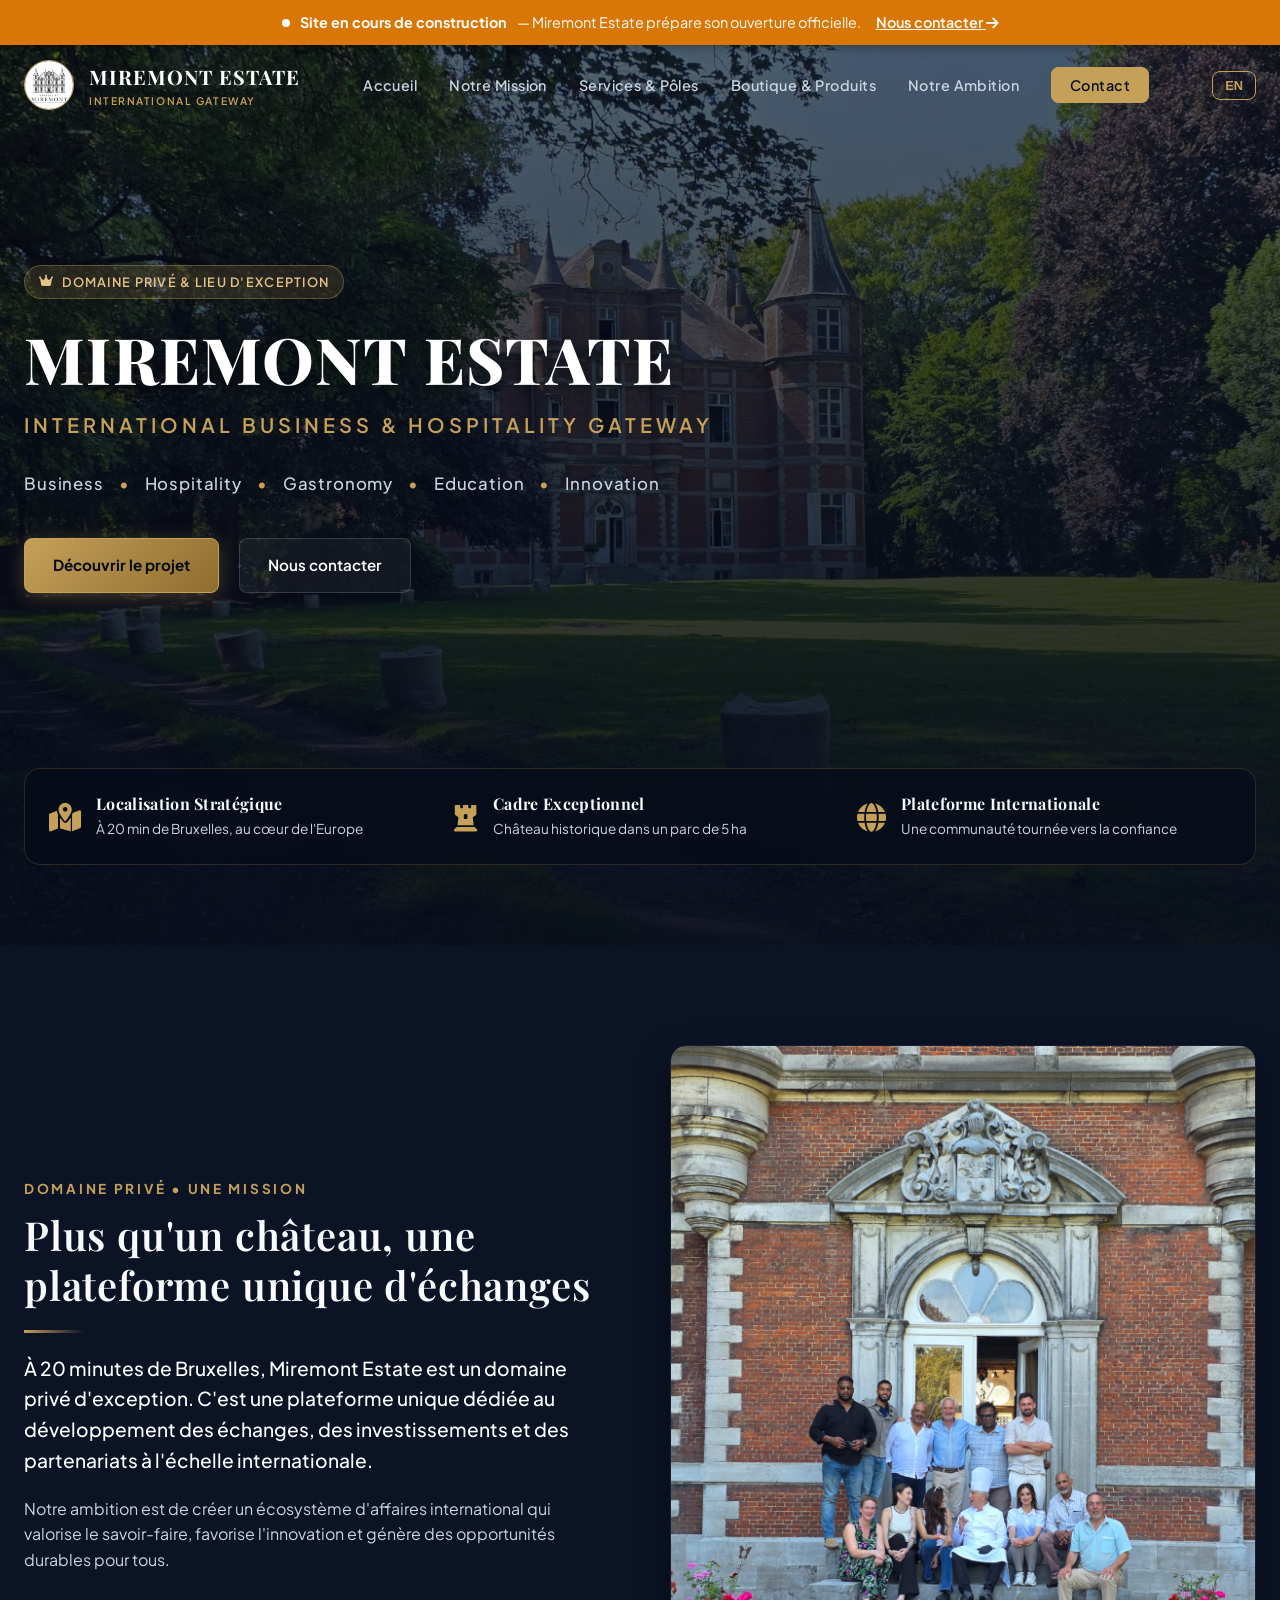
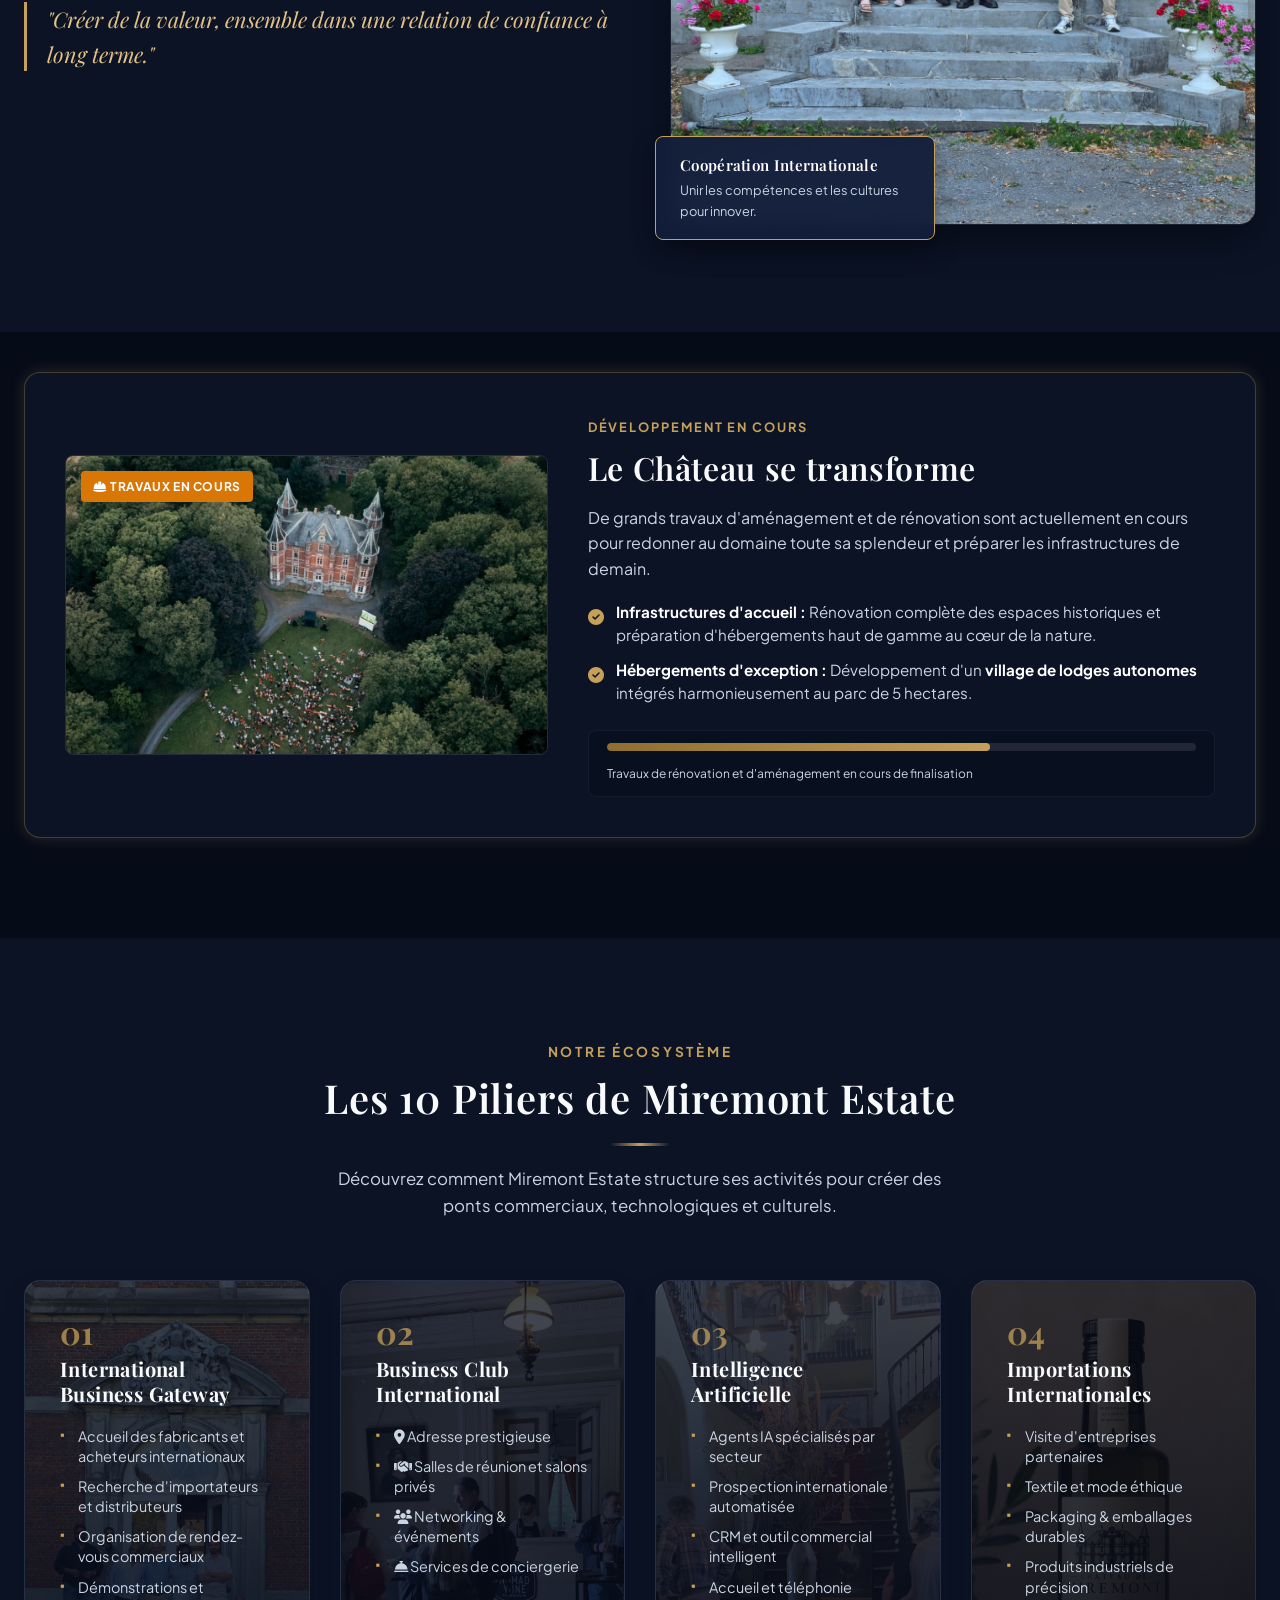
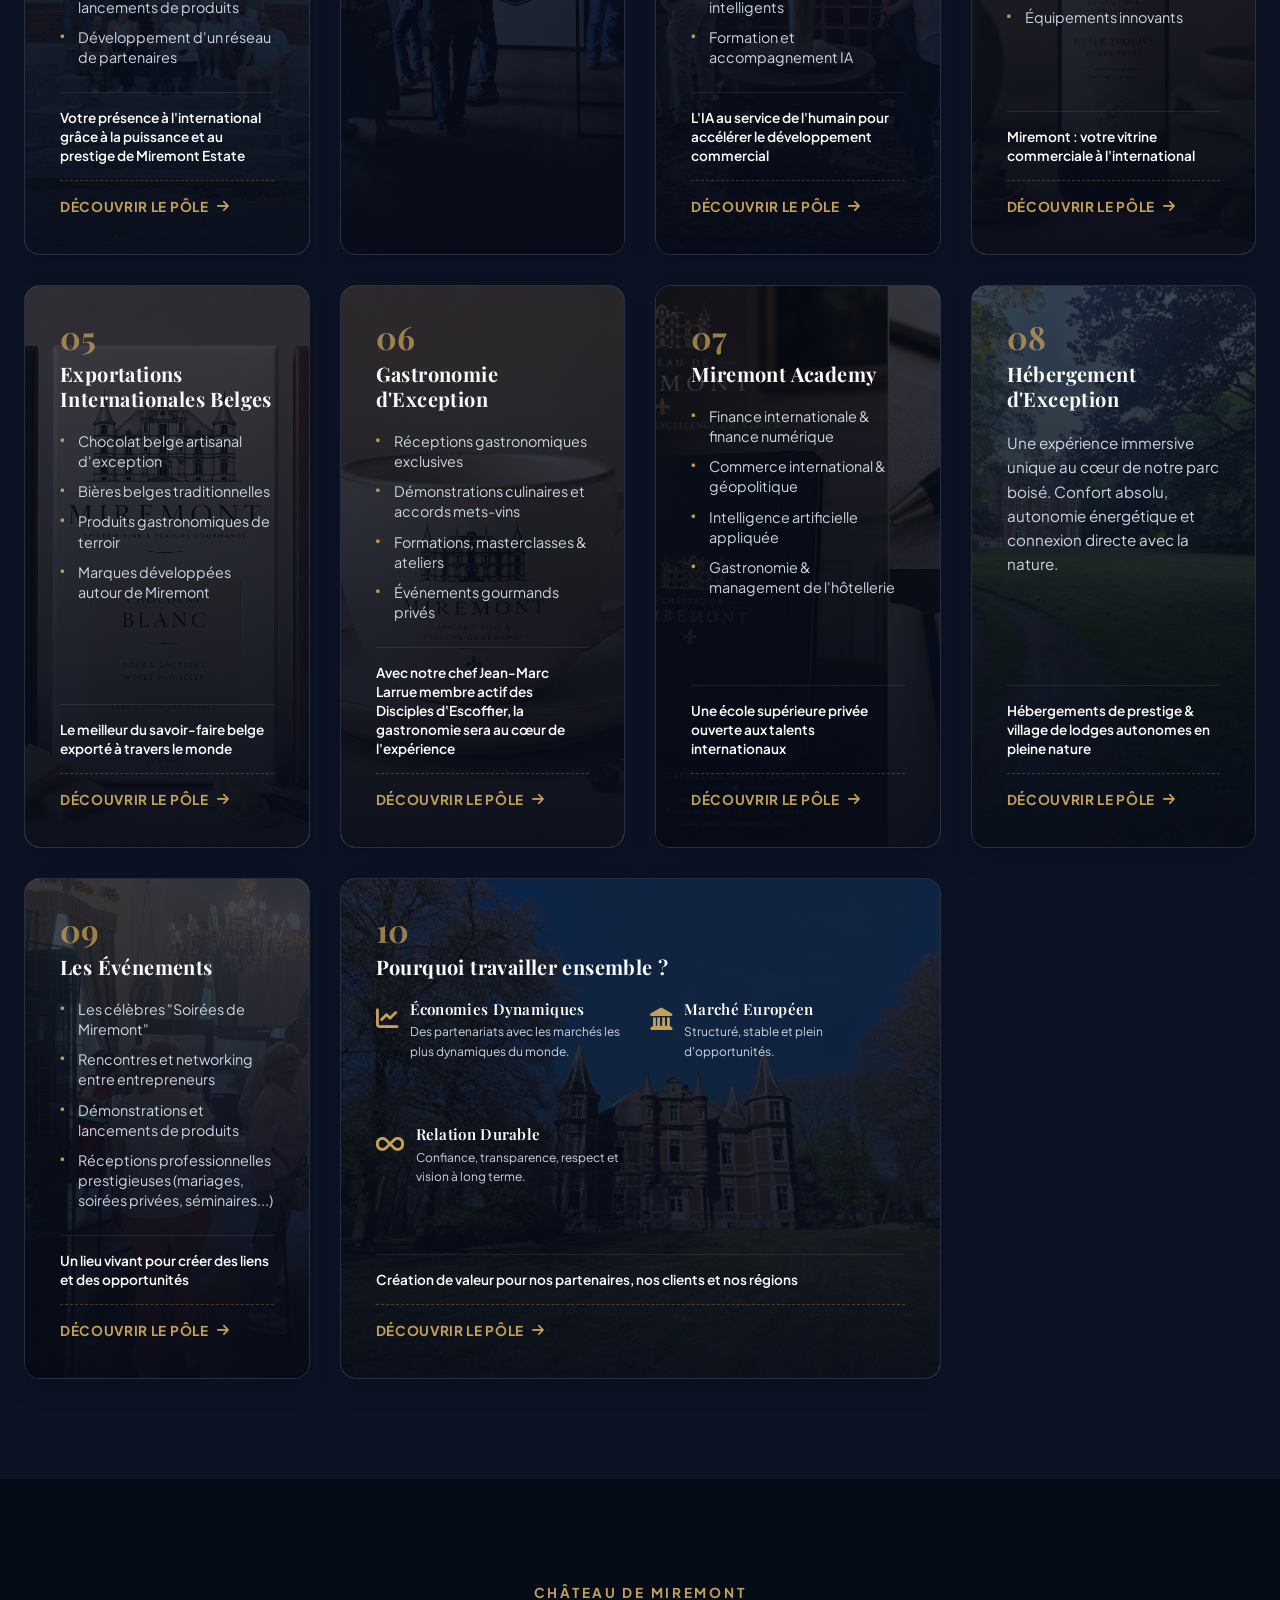
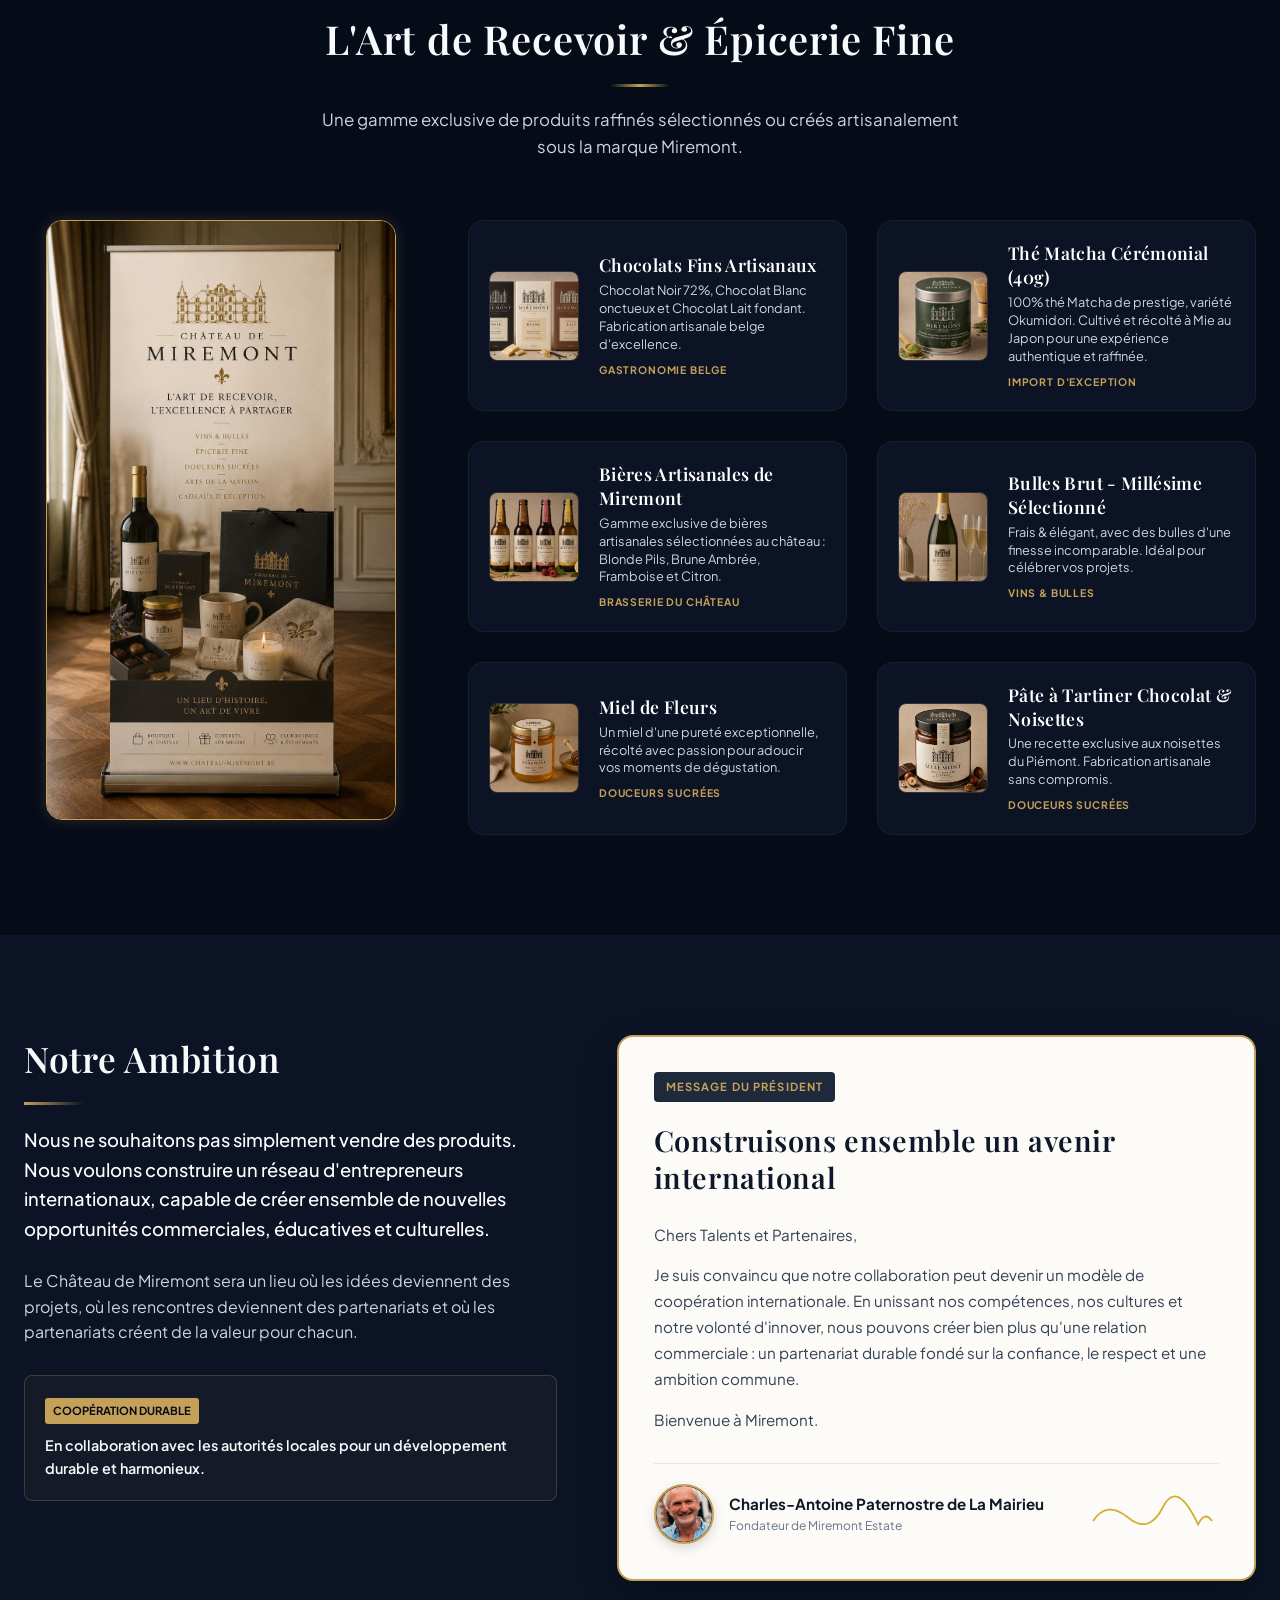
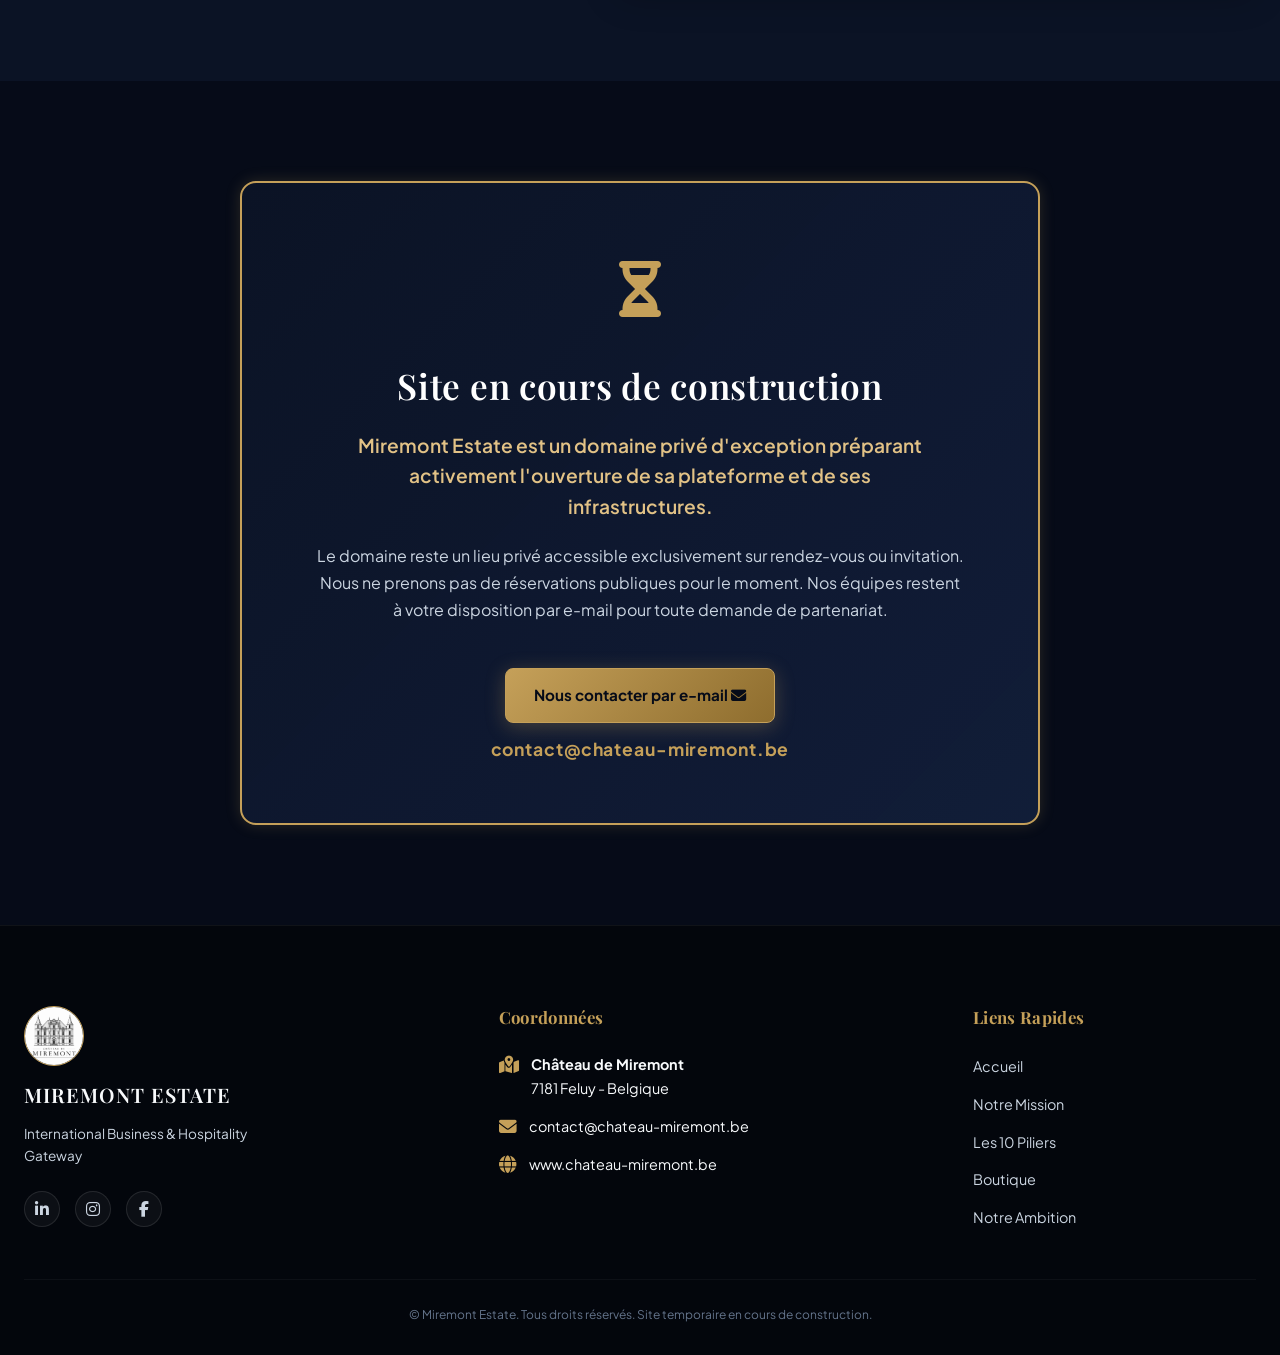
<file: index.html>
<!DOCTYPE html>
<html lang="fr">
<head>
    <meta charset="UTF-8">
    <meta name="viewport" content="width=device-width, initial-scale=1.0">
    <title>Miremont Estate - International Business & Hospitality Gateway</title>
    <meta name="description" content="Miremont Estate, un château historique de 5 hectares à 20 min de Bruxelles. Une plateforme d'échanges, d'investissements et d'affaires à l'échelle internationale. Site en construction.">
    
    <!-- Google Fonts -->
    <link rel="preconnect" href="https://fonts.googleapis.com">
    <link rel="preconnect" href="https://fonts.gstatic.com" crossorigin>
    <link href="https://fonts.googleapis.com/css2?family=Playfair+Display:ital,wght@0,400..900;1,400..900&family=Plus+Jakarta+Sans:ital,wght@0,200..800;1,200..800&display=swap" rel="stylesheet">
    
    <!-- FontAwesome for Premium Icons -->
    <link rel="stylesheet" href="https://cdnjs.cloudflare.com/ajax/libs/font-awesome/6.4.0/css/all.min.css">
    
    <!-- Stylesheet with Cache-Busting -->
    <link rel="stylesheet" href="style.css?v=5.0">
</head>
<body>

    <!-- Top Construction Banner -->
    <div class="construction-bar" id="construction-bar">
        <div class="construction-bar-content">
            <span class="pulse-dot"></span>
            <strong>Site en cours de construction</strong> — Miremont Estate prépare son ouverture officielle. 
            <a href="#contact" class="banner-link">Nous contacter <i class="fa-solid fa-arrow-right"></i></a>
        </div>
    </div>

    <!-- Navigation Header -->
    <header class="main-header">
        <div class="header-container">
            <a href="#" class="logo-area">
                <img src="image00021.jpeg" alt="Logo Château de Miremont" class="header-logo">
                <div class="logo-text">
                    <span class="logo-title">MIREMONT ESTATE</span>
                    <span class="logo-subtitle">INTERNATIONAL GATEWAY</span>
                </div>
            </a>
            <nav class="main-nav">
                <ul>
                    <li><a href="#hero">Accueil</a></li>
                    <li><a href="#mission">Notre Mission</a></li>
                    <li><a href="#services">Services & Pôles</a></li>
                    <li><a href="#boutique">Boutique & Produits</a></li>
                    <li><a href="#ambition">Notre Ambition</a></li>
                    <li><a href="#contact" class="nav-cta">Contact</a></li>
                </ul>
            </nav>
            <div class="header-actions">
                <button id="lang-switch" class="lang-switch-btn">EN</button>
                <button class="mobile-menu-toggle" aria-label="Ouvrir le menu">
                    <i class="fa-solid fa-bars"></i>
                </button>
            </div>
        </div>
    </header>

    <!-- Hero Section with Background Parallax -->
    <section class="hero-section" id="hero">
        <div class="hero-bg" style="background-image: linear-gradient(to bottom, rgba(11, 19, 43, 0.4), rgba(11, 19, 43, 0.9)), url('image00002.jpeg');"></div>
        <div class="hero-container">
            <div class="hero-content">
                <div class="badge-premium animate-fade-in">
                    <i class="fa-solid fa-crown"></i> Domaine Privé & Lieu d'Exception
                </div>
                <h1 class="hero-title animate-slide-up">MIREMONT ESTATE</h1>
                <p class="hero-tagline animate-slide-up-delay">INTERNATIONAL BUSINESS & HOSPITALITY GATEWAY</p>
                
                <div class="sectors-list animate-fade-in-delayed">
                    <span>Business</span>
                    <span class="bullet">•</span>
                    <span>Hospitality</span>
                    <span class="bullet">•</span>
                    <span>Gastronomy</span>
                    <span class="bullet">•</span>
                    <span>Education</span>
                    <span class="bullet">•</span>
                    <span>Innovation</span>
                </div>

                <div class="hero-actions animate-fade-in-delayed">
                    <a href="#mission" class="btn-primary">Découvrir le projet</a>
                    <a href="#contact" class="btn-secondary">Nous contacter</a>
                </div>
            </div>
            
            <!-- Quick Features Bar -->
            <div class="hero-highlights">
                <div class="highlight-item">
                    <div class="highlight-icon">
                        <i class="fa-solid fa-map-location-dot"></i>
                    </div>
                    <div class="highlight-text">
                        <h4>Localisation Stratégique</h4>
                        <p>À 20 min de Bruxelles, au cœur de l'Europe</p>
                    </div>
                </div>
                <div class="highlight-item">
                    <div class="highlight-icon">
                        <i class="fa-solid fa-chess-rook"></i>
                    </div>
                    <div class="highlight-text">
                        <h4>Cadre Exceptionnel</h4>
                        <p>Château historique dans un parc de 5 ha</p>
                    </div>
                </div>
                <div class="highlight-item">
                    <div class="highlight-icon">
                        <i class="fa-solid fa-globe"></i>
                    </div>
                    <div class="highlight-text">
                        <h4>Plateforme Internationale</h4>
                        <p>Une communauté tournée vers la confiance</p>
                    </div>
                </div>
            </div>
        </div>
    </section>

    <main>
        
        <!-- Mission & Concept Section -->
        <section class="section-padding mission-section" id="mission">
            <div class="container">
                <div class="grid-2">
                    <div class="mission-text-area">
                        <span class="section-subtitle">Domaine Privé • Une Mission</span>
                        <h2 class="section-title">Plus qu'un château, une plateforme unique d'échanges</h2>
                        <div class="accent-line"></div>
                        
                        <p class="lead-text">
                            À 20 minutes de Bruxelles, Miremont Estate est un domaine privé d'exception. C'est une plateforme unique dédiée au développement des échanges, des investissements et des partenariats à l'échelle internationale.
                        </p>
                        
                        <p class="body-text">
                            Notre ambition est de créer un écosystème d'affaires international qui valorise le savoir-faire, favorise l'innovation et génère des opportunités durables pour tous.
                        </p>
                        
                        <blockquote class="premium-quote">
                            "Créer de la valeur, ensemble dans une relation de confiance à long terme."
                        </blockquote>
                    </div>
                    
                    <div class="mission-visual-area">
                        <div class="image-wrapper-fancy">
                            <img src="image00018.jpeg" alt="L'équipe Miremont Estate sur les marches du château" class="main-fancy-img">
                            <div class="image-overlay-card">
                                <h5>Coopération Internationale</h5>
                                <p>Unir les compétences et les cultures pour innover.</p>
                            </div>
                        </div>
                    </div>
                </div>
            </div>
        </section>

        <!-- Under Construction Construction Notice Block -->
        <section class="work-in-progress-block">
            <div class="container">
                <div class="wip-card">
                    <div class="wip-grid">
                        <div class="wip-img-wrapper">
                            <img src="image00008.jpeg" alt="Travaux de rénovation au château de Miremont" class="wip-img">
                            <div class="wip-badge"><i class="fa-solid fa-helmet-safety"></i> Travaux en cours</div>
                        </div>
                        <div class="wip-content">
                            <span class="wip-mini-title">Développement en cours</span>
                            <h3>Le Château se transforme</h3>
                            <p class="wip-lead-text">
                                De grands travaux d'aménagement et de rénovation sont actuellement en cours pour redonner au domaine toute sa splendeur et préparer les infrastructures de demain. 
                            </p>
                            <ul class="wip-list">
                                <li class="wip-list-item">
                                    <span class="wip-list-icon"><i class="fa-solid fa-circle-check text-gold"></i></span>
                                    <span class="wip-list-text"><strong>Infrastructures d'accueil :</strong> Rénovation complète des espaces historiques et préparation d'hébergements haut de gamme au cœur de la nature.</span>
                                </li>
                                <li class="wip-list-item">
                                    <span class="wip-list-icon"><i class="fa-solid fa-circle-check text-gold"></i></span>
                                    <span class="wip-list-text"><strong>Hébergements d'exception :</strong> Développement d'un <strong>village de lodges autonomes</strong> intégrés harmonieusement au parc de 5 hectares.</span>
                                </li>
                            </ul>
                            <div class="wip-status-indicator">
                                <span class="indicator-bar"><span class="indicator-progress"></span></span>
                                <span class="indicator-text">Travaux de rénovation et d'aménagement en cours de finalisation</span>
                            </div>
                        </div>
                    </div>
                </div>
            </div>
        </section>

        <!-- Services Section (1 to 10 Grid) -->
        <section class="section-padding services-section" id="services">
            <div class="container">
                <div class="section-header text-center">
                    <span class="section-subtitle">Notre Écosystème</span>
                    <h2 class="section-title">Les 10 Piliers de Miremont Estate</h2>
                    <div class="accent-line center"></div>
                    <p class="section-intro">Découvrez comment Miremont Estate structure ses activités pour créer des ponts commerciaux, technologiques et culturels.</p>
                </div>
                
                <div class="services-grid">
                    
                    <!-- Card 1 -->
                    <div class="service-card card-has-img" style="--card-bg-img: url('image00018.jpeg');">
                        <div class="card-img-overlay"></div>
                        <div class="card-content-wrapper">
                            <div class="card-header">
                                <span class="card-num">01</span>
                                <h3>International Business Gateway</h3>
                            </div>
                            <div class="card-body">
                                <ul>
                                    <li>Accueil des fabricants et acheteurs internationaux</li>
                                    <li>Recherche d'importateurs et distributeurs</li>
                                    <li>Organisation de rendez-vous commerciaux</li>
                                    <li>Démonstrations et lancements de produits</li>
                                    <li>Développement d'un réseau de partenaires</li>
                                </ul>
                            </div>
                            <div class="card-footer">
                                <p class="card-emphasis">Votre présence à l'international grâce à la puissance et au prestige de Miremont Estate</p>
                            <div class="card-action-link"><a href="pilier1.html" class="btn-card-discover">Découvrir le pôle <i class="fa-solid fa-arrow-right"></i></a></div>
                            </div>
                        </div>
                    </div>

                    <!-- Card 2 -->
                    <div class="service-card card-has-img" style="--card-bg-img: url('image00010.jpeg');">
                        <div class="card-img-overlay"></div>
                        <div class="card-content-wrapper">
                            <div class="card-header">
                                <span class="card-num">02</span>
                                <h3>Business Club International</h3>
                            </div>
                            <div class="card-body">
                                <ul>
                                    <li><i class="fa-solid fa-location-dot"></i> Adresse prestigieuse</li>
                                    <li><i class="fa-solid fa-handshake"></i> Salles de réunion et salons privés</li>
                                    <li><i class="fa-solid fa-users"></i> Networking & événements</li>
                                    <li><i class="fa-solid fa-bell-concierge"></i> Services de conciergerie</li>
                                </ul>
                            </div>
                        </div>
                    </div>

                    <!-- Card 3 -->
                    <div class="service-card card-has-img" style="--card-bg-img: url('image00009.jpeg');">
                        <div class="card-img-overlay"></div>
                        <div class="card-content-wrapper">
                            <div class="card-header">
                                <span class="card-num">03</span>
                                <h3>Intelligence Artificielle</h3>
                            </div>
                            <div class="card-body">
                                <ul>
                                    <li>Agents IA spécialisés par secteur</li>
                                    <li>Prospection internationale automatisée</li>
                                    <li>CRM et outil commercial intelligent</li>
                                    <li>Accueil et téléphonie intelligents</li>
                                    <li>Formation et accompagnement IA</li>
                                </ul>
                            </div>
                            <div class="card-footer">
                                <p class="card-emphasis">L'IA au service de l'humain pour accélérer le développement commercial</p>
                            <div class="card-action-link"><a href="pilier3.html" class="btn-card-discover">Découvrir le pôle <i class="fa-solid fa-arrow-right"></i></a></div>
                            </div>
                        </div>
                    </div>

                    <!-- Card 4 -->
                    <div class="service-card card-has-img" style="--card-bg-img: url('image00028.jpeg');">
                        <div class="card-img-overlay"></div>
                        <div class="card-content-wrapper">
                            <div class="card-header">
                                <span class="card-num">04</span>
                                <h3>Importations Internationales</h3>
                            </div>
                            <div class="card-body">
                                <ul>
                                    <li>Visite d'entreprises partenaires</li>
                                    <li>Textile et mode éthique</li>
                                    <li>Packaging & emballages durables</li>
                                    <li>Produits industriels de précision</li>
                                    <li>Équipements innovants</li>
                                </ul>
                            </div>
                            <div class="card-footer">
                                <p class="card-emphasis">Miremont : votre vitrine commerciale à l'international</p>
                            <div class="card-action-link"><a href="pilier4.html" class="btn-card-discover">Découvrir le pôle <i class="fa-solid fa-arrow-right"></i></a></div>
                            </div>
                        </div>
                    </div>

                    <!-- Card 5 -->
                    <div class="service-card card-has-img" style="--card-bg-img: url('image00034.jpeg');">
                        <div class="card-img-overlay"></div>
                        <div class="card-content-wrapper">
                            <div class="card-header">
                                <span class="card-num">05</span>
                                <h3>Exportations Internationales Belges</h3>
                            </div>
                            <div class="card-body">
                                <ul>
                                    <li>Chocolat belge artisanal d'exception</li>
                                    <li>Bières belges traditionnelles</li>
                                    <li>Produits gastronomiques de terroir</li>
                                    <li>Marques développées autour de Miremont</li>
                                </ul>
                            </div>
                            <div class="card-footer">
                                <p class="card-emphasis">Le meilleur du savoir-faire belge exporté à travers le monde</p>
                            <div class="card-action-link"><a href="pilier5.html" class="btn-card-discover">Découvrir le pôle <i class="fa-solid fa-arrow-right"></i></a></div>
                            </div>
                        </div>
                    </div>

                    <!-- Card 6 -->
                    <div class="service-card card-has-img" style="--card-bg-img: url('image00043.jpeg');">
                        <div class="card-img-overlay"></div>
                        <div class="card-content-wrapper">
                            <div class="card-header">
                                <span class="card-num">06</span>
                                <h3>Gastronomie d'Exception</h3>
                            </div>
                            <div class="card-body">
                                <ul>
                                    <li>Réceptions gastronomiques exclusives</li>
                                    <li>Démonstrations culinaires et accords mets-vins</li>
                                    <li>Formations, masterclasses & ateliers</li>
                                    <li>Événements gourmands privés</li>
                                </ul>
                            </div>
                            <div class="card-footer">
                                <p class="card-emphasis">Avec notre chef Jean-Marc Larrue membre actif des Disciples d'Escoffier, la gastronomie sera au cœur de l'expérience</p>
                            <div class="card-action-link"><a href="pilier6.html" class="btn-card-discover">Découvrir le pôle <i class="fa-solid fa-arrow-right"></i></a></div>
                            </div>
                        </div>
                    </div>

                    <!-- Card 7 -->
                    <div class="service-card card-has-img" style="--card-bg-img: url('image00026.jpeg');">
                        <div class="card-img-overlay"></div>
                        <div class="card-content-wrapper">
                            <div class="card-header">
                                <span class="card-num">07</span>
                                <h3>Miremont Academy</h3>
                            </div>
                            <div class="card-body">
                                <ul>
                                    <li>Finance internationale & finance numérique</li>
                                    <li>Commerce international & géopolitique</li>
                                    <li>Intelligence artificielle appliquée</li>
                                    <li>Gastronomie & management de l'hôtellerie</li>
                                </ul>
                            </div>
                            <div class="card-footer">
                                <p class="card-emphasis">Une école supérieure privée ouverte aux talents internationaux</p>
                            <div class="card-action-link"><a href="pilier7.html" class="btn-card-discover">Découvrir le pôle <i class="fa-solid fa-arrow-right"></i></a></div>
                            </div>
                        </div>
                    </div>

                    <!-- Card 8 -->
                    <div class="service-card card-has-img" style="--card-bg-img: url('image00003.jpeg');">
                        <div class="card-img-overlay"></div>
                        <div class="card-content-wrapper">
                            <div class="card-header">
                                <span class="card-num">08</span>
                                <h3>Hébergement d'Exception</h3>
                            </div>
                            <div class="card-body">
                                <p class="card-text-block">
                                    Une expérience immersive unique au cœur de notre parc boisé. Confort absolu, autonomie énergétique et connexion directe avec la nature.
                                </p>
                            </div>
                            <div class="card-footer">
                                <p class="card-emphasis">Hébergements de prestige & village de lodges autonomes en pleine nature</p>
                            <div class="card-action-link"><a href="pilier8.html" class="btn-card-discover">Découvrir le pôle <i class="fa-solid fa-arrow-right"></i></a></div>
                            </div>
                        </div>
                    </div>

                    <!-- Card 9 -->
                    <div class="service-card card-has-img" style="--card-bg-img: url('image00012.jpeg');">
                        <div class="card-img-overlay"></div>
                        <div class="card-content-wrapper">
                            <div class="card-header">
                                <span class="card-num">09</span>
                                <h3>Les Événements</h3>
                            </div>
                            <div class="card-body">
                                <ul>
                                    <li>Les célèbres "Soirées de Miremont"</li>
                                    <li>Rencontres et networking entre entrepreneurs</li>
                                    <li>Démonstrations et lancements de produits</li>
                                    <li>Réceptions professionnelles prestigieuses (mariages, soirées privées, séminaires...)</li>
                                </ul>
                            </div>
                            <div class="card-footer">
                                <p class="card-emphasis">Un lieu vivant pour créer des liens et des opportunités</p>
                            <div class="card-action-link"><a href="pilier9.html" class="btn-card-discover">Découvrir le pôle <i class="fa-solid fa-arrow-right"></i></a></div>
                            </div>
                        </div>
                    </div>

                    <!-- Card 10 -->
                    <div class="service-card card-has-img reason-card" style="--card-bg-img: url('image00005.jpeg');">
                        <div class="card-img-overlay"></div>
                        <div class="card-content-wrapper">
                            <div class="card-header">
                                <span class="card-num">10</span>
                                <h3>Pourquoi travailler ensemble ?</h3>
                            </div>
                            <div class="card-body reason-grid">
                                <div class="reason-item">
                                    <span class="reason-icon"><i class="fa-solid fa-chart-line"></i></span>
                                    <div>
                                        <h5>Économies Dynamiques</h5>
                                        <p>Des partenariats avec les marchés les plus dynamiques du monde.</p>
                                    </div>
                                </div>
                                <div class="reason-item">
                                    <span class="reason-icon"><i class="fa-solid fa-landmark"></i></span>
                                    <div>
                                        <h5>Marché Européen</h5>
                                        <p>Structuré, stable et plein d'opportunités.</p>
                                    </div>
                                </div>
                                <div class="reason-item">
                                    <span class="reason-icon"><i class="fa-solid fa-infinity"></i></span>
                                    <div>
                                        <h5>Relation Durable</h5>
                                        <p>Confiance, transparence, respect et vision à long terme.</p>
                                    </div>
                                </div>
                            </div>
                            <div class="card-footer">
                                <p class="card-emphasis">Création de valeur pour nos partenaires, nos clients et nos régions</p>
                            <div class="card-action-link"><a href="pilier10.html" class="btn-card-discover">Découvrir le pôle <i class="fa-solid fa-arrow-right"></i></a></div>
                            </div>
                        </div>
                    </div>

                </div>
            </div>
        </section>

        <!-- Boutique Preview Section -->
        <section class="section-padding boutique-section" id="boutique">
            <div class="container">
                <div class="section-header text-center">
                    <span class="section-subtitle">Château de Miremont</span>
                    <h2 class="section-title">L'Art de Recevoir & Épicerie Fine</h2>
                    <div class="accent-line center"></div>
                    <p class="section-intro">Une gamme exclusive de produits raffinés sélectionnés ou créés artisanalement sous la marque Miremont.</p>
                </div>

                <div class="boutique-showcase">
                    <!-- Left: Roll-up showcase image -->
                    <div class="showcase-banner-area">
                        <div class="card-product-rollup">
                            <img src="image00045.jpeg" alt="Présentation de la gamme Château de Miremont" class="rollup-img">
                        </div>
                    </div>
                    
                    <!-- Right: Product list grid -->
                    <div class="showcase-products-grid">
                        
                        <div class="product-item">
                            <div class="product-img-box">
                                <img src="image00034.jpeg" alt="Chocolat de Miremont" class="product-img">
                            </div>
                            <div class="product-info">
                                <h4>Chocolats Fins Artisanaux</h4>
                                <p class="product-desc">Chocolat Noir 72%, Chocolat Blanc onctueux et Chocolat Lait fondant. Fabrication artisanale belge d'excellence.</p>
                                <span class="product-tag">Gastronomie Belge</span>
                            </div>
                        </div>

                        <div class="product-item">
                            <div class="product-img-box">
                                <img src="matcha.png" alt="Matcha Cérémonial Miremont" class="product-img">
                            </div>
                            <div class="product-info">
                                <h4>Thé Matcha Cérémonial (40g)</h4>
                                <p class="product-desc">100% thé Matcha de prestige, variété Okumidori. Cultivé et récolté à Mie au Japon pour une expérience authentique et raffinée.</p>
                                <span class="product-tag">Import d'Exception</span>
                            </div>
                        </div>

                        <div class="product-item">
                            <div class="product-img-box">
                                <img src="image00048.jpeg" alt="Bières Artisanales de Miremont" class="product-img">
                            </div>
                            <div class="product-info">
                                <h4>Bières Artisanales de Miremont</h4>
                                <p class="product-desc">Gamme exclusive de bières artisanales sélectionnées au château : Blonde Pils, Brune Ambrée, Framboise et Citron.</p>
                                <span class="product-tag">Brasserie du Château</span>
                            </div>
                        </div>

                        <div class="product-item">
                            <div class="product-img-box">
                                <img src="image00041.jpeg" alt="Champagne Bulles Brut Miremont" class="product-img">
                            </div>
                            <div class="product-info">
                                <h4>Bulles Brut - Millésime Sélectionné</h4>
                                <p class="product-desc">Frais & élégant, avec des bulles d'une finesse incomparable. Idéal pour célébrer vos projets.</p>
                                <span class="product-tag">Vins & Bulles</span>
                            </div>
                        </div>

                        <div class="product-item">
                            <div class="product-img-box">
                                <img src="image00036.jpeg" alt="Miel de fleurs Miremont" class="product-img">
                            </div>
                            <div class="product-info">
                                <h4>Miel de Fleurs</h4>
                                <p class="product-desc">Un miel d'une pureté exceptionnelle, récolté avec passion pour adoucir vos moments de dégustation.</p>
                                <span class="product-tag">Douceurs Sucrées</span>
                            </div>
                        </div>

                        <div class="product-item">
                            <div class="product-img-box">
                                <img src="image00037.jpeg" alt="Pâte à tartiner Miremont" class="product-img">
                            </div>
                            <div class="product-info">
                                <h4>Pâte à Tartiner Chocolat & Noisettes</h4>
                                <p class="product-desc">Une recette exclusive aux noisettes du Piémont. Fabrication artisanale sans compromis.</p>
                                <span class="product-tag">Douceurs Sucrées</span>
                            </div>
                        </div>

                    </div>
                </div>
            </div>
        </section>

        <!-- Ambition & Welcome Letter Section -->
        <section class="section-padding ambition-section" id="ambition">
            <div class="container">
                <div class="ambition-card-container">
                    
                    <div class="ambition-left">
                        <h3>Notre Ambition</h3>
                        <div class="accent-line"></div>
                        <p class="ambition-lead">
                            Nous ne souhaitons pas simplement vendre des produits. Nous voulons construire un réseau d'entrepreneurs internationaux, capable de créer ensemble de nouvelles opportunités commerciales, éducatives et culturelles.
                        </p>
                        <p>
                            Le Château de Miremont sera un lieu où les idées deviennent des projets, où les rencontres deviennent des partenariats et où les partenariats créent de la valeur pour chacun.
                        </p>
                        
                        <div class="local-collab-block">
                            <div class="collab-badge">Coopération Durable</div>
                            <p class="collab-text">
                                En collaboration avec les autorités locales pour un développement durable et harmonieux.
                            </p>
                        </div>
                    </div>
                    
                    <div class="ambition-right">
                        <div class="letter-box">
                            <span class="letter-badge">Message du Président</span>
                            <h3>Construisons ensemble un avenir international</h3>
                            
                            <div class="letter-content">
                                <p>Chers Talents et Partenaires,</p>
                                <p>
                                    Je suis convaincu que notre collaboration peut devenir un modèle de coopération internationale. En unissant nos compétences, nos cultures et notre volonté d'innover, nous pouvons créer bien plus qu'une relation commerciale : un partenariat durable fondé sur la confiance, le respect et une ambition commune.
                                </p>
                                <p>Bienvenue à Miremont.</p>
                            </div>
                            
                            <div class="letter-signature-area">
                                <div class="sig-left">
                                    <div class="president-portrait-frame">
                                        <img src="charles.jpeg" alt="Charles-Antoine Paternostre de La Mairieu" class="president-portrait">
                                    </div>
                                    <div class="sig-name">
                                        <strong>Charles-Antoine Paternostre de La Mairieu</strong>
                                        <span>Fondateur de Miremont Estate</span>
                                    </div>
                                </div>
                                <div class="signature-line">
                                    <svg viewBox="0 0 200 60" class="signature-svg">
                                        <path d="M20,40 Q40,10 70,35 T120,20 T170,45 Q180,25 190,40" fill="none" stroke="#d4af37" stroke-width="2.5" />
                                    </svg>
                                </div>
                            </div>
                        </div>
                    </div>

                </div>
            </div>
        </section>

        <!-- Under Construction / Contact Block -->
        <section class="section-padding contact-section" id="contact">
            <div class="container">
                <div class="construction-notice-card">
                    <div class="notice-icon">
                        <i class="fa-solid fa-hourglass-half"></i>
                    </div>
                    <h2>Site en cours de construction</h2>
                    <p class="notice-lead">
                        Miremont Estate est un domaine privé d'exception préparant activement l'ouverture de sa plateforme et de ses infrastructures.
                    </p>
                    <p class="notice-text">
                        Le domaine reste un lieu privé accessible exclusivement sur rendez-vous ou invitation. Nous ne prenons pas de réservations publiques pour le moment. Nos équipes restent à votre disposition par e-mail pour toute demande de partenariat.
                    </p>
                    <div class="contact-cta-box">
                        <a href="mailto:contact@chateau-miremont.be" class="btn-primary">
                            Nous contacter par e-mail <i class="fa-solid fa-envelope"></i>
                        </a>
                        <span class="contact-email">contact@chateau-miremont.be</span>
                    </div>
                </div>
            </div>
        </section>

    </main>

    <!-- Footer -->
    <footer class="site-footer">
        <div class="container">
            <div class="footer-grid">
                
                <div class="footer-col-brand">
                    <img src="image00021.jpeg" alt="Château de Miremont Logo" class="footer-logo">
                    <h4>MIREMONT ESTATE</h4>
                    <p class="footer-tagline">International Business & Hospitality Gateway</p>
                    <div class="footer-socials">
                        <a href="#" aria-label="LinkedIn"><i class="fa-brands fa-linkedin-in"></i></a>
                        <a href="#" aria-label="Instagram"><i class="fa-brands fa-instagram"></i></a>
                        <a href="#" aria-label="Facebook"><i class="fa-brands fa-facebook-f"></i></a>
                    </div>
                </div>
                
                <div class="footer-col-contact">
                    <h4>Coordonnées</h4>
                    <ul class="footer-contact-list">
                        <li>
                            <i class="fa-solid fa-map-location-dot"></i>
                            <span>
                                <strong>Château de Miremont</strong><br>
                                7181 Feluy - Belgique
                            </span>
                        </li>
                        <li>
                            <i class="fa-solid fa-envelope"></i>
                            <a href="mailto:contact@chateau-miremont.be">contact@chateau-miremont.be</a>
                        </li>
                        <li>
                            <i class="fa-solid fa-globe"></i>
                            <a href="https://www.chateau-miremont.be" target="_blank">www.chateau-miremont.be</a>
                        </li>
                    </ul>
                </div>
                
                <div class="footer-col-links">
                    <h4>Liens Rapides</h4>
                    <ul>
                        <li><a href="#hero">Accueil</a></li>
                        <li><a href="#mission">Notre Mission</a></li>
                        <li><a href="#services">Les 10 Piliers</a></li>
                        <li><a href="#boutique">Boutique</a></li>
                        <li><a href="#ambition">Notre Ambition</a></li>
                    </ul>
                </div>
                
            </div>
            
            <div class="footer-bottom">
                <p>&copy; Miremont Estate. Tous droits réservés. Site temporaire en cours de construction.</p>
            </div>
        </div>
    </footer>

    <!-- Interactive script to handle mobile menu toggle, scroll styling, etc. -->
    <script>
        document.addEventListener('DOMContentLoaded', function() {
            // Mobile Menu Toggle
            const toggleBtn = document.querySelector('.mobile-menu-toggle');
            const mainNav = document.querySelector('.main-nav');
            
            toggleBtn.addEventListener('click', function() {
                mainNav.classList.toggle('nav-active');
                const isExpanded = mainNav.classList.contains('nav-active');
                toggleBtn.innerHTML = isExpanded ? '<i class="fa-solid fa-xmark"></i>' : '<i class="fa-solid fa-bars"></i>';
            });

            // Sticky Header on scroll
            const header = document.querySelector('.main-header');
            
            window.addEventListener('scroll', function() {
                if (window.scrollY > 40) {
                    header.classList.add('header-scrolled');
                } else {
                    header.classList.remove('header-scrolled');
                }
            });

            // Smooth scrolling for navigation links
            document.querySelectorAll('a[href^="#"]').forEach(anchor => {
                anchor.addEventListener('click', function (e) {
                    e.preventDefault();
                    
                    // Close mobile nav if open
                    if (mainNav.classList.contains('nav-active')) {
                        mainNav.classList.remove('nav-active');
                        toggleBtn.innerHTML = '<i class="fa-solid fa-bars"></i>';
                    }

                    const target = document.querySelector(this.getAttribute('href'));
                    if (target) {
                        const headerOffset = 90;
                        const elementPosition = target.getBoundingClientRect().top;
                        const offsetPosition = elementPosition + window.pageYOffset - headerOffset;

                        window.scrollTo({
                            top: offsetPosition,
                            behavior: 'smooth'
                        });
                    }
                });
            });
            // Translation System
            const enTranslations = {
                // Construction Bar
                ".construction-bar-content": "<span class='pulse-dot'></span> <strong>Site under construction</strong> — Miremont Estate is preparing its official opening. <a href='#contact' class='banner-link'>Contact us <i class='fa-solid fa-arrow-right'></i></a>",

                // Header & Navigation
                ".main-nav ul li:nth-child(1) a": "Home",
                ".main-nav ul li:nth-child(2) a": "Our Mission",
                ".main-nav ul li:nth-child(3) a": "Services & Pillars",
                ".main-nav ul li:nth-child(4) a": "Boutique & Products",
                ".main-nav ul li:nth-child(5) a": "Our Ambition",
                ".main-nav ul li:nth-child(6) a": "Contact",
                ".logo-subtitle": "INTERNATIONAL GATEWAY",

                // Hero Section
                ".hero-content .badge-premium": "<i class='fa-solid fa-crown'></i> Private Estate & Exceptional Venue",
                ".hero-actions .btn-primary": "Discover the project",
                ".hero-actions .btn-secondary": "Contact us",
                ".hero-highlights .highlight-item:nth-child(1) h4": "Strategic Location",
                ".hero-highlights .highlight-item:nth-child(1) p": "20 min from Brussels, in the heart of Europe",
                ".hero-highlights .highlight-item:nth-child(2) h4": "Unique Ecosystem",
                ".hero-highlights .highlight-item:nth-child(2) p": "Business, Hospitality, Education & Innovation",
                ".hero-highlights .highlight-item:nth-child(3) h4": "Gateway",
                ".hero-highlights .highlight-item:nth-child(3) p": "International commercial bridge of excellence",

                // Mission Section
                ".mission-section .section-subtitle": "Private Estate • Our Concept",
                ".mission-section .section-title": "A hub of business, gastronomy and technology",
                ".mission-section .lead-text": "20 minutes from Brussels, Miremont Estate is an exceptional private estate and a premium ecosystem designed to facilitate trade and international relations.",
                ".mission-section .body-text": "Born from the vision of connecting global markets, the domain offers high-end infrastructures to accommodate companies, host international business events, and train future leaders. We offer a tailor-made interface for partners seeking to establish or strengthen their global presence.",
                ".mission-section .premium-quote": "« Our mission is to build solid bridges, concrete connections, and shared value between talents, entrepreneurs, and institutions worldwide. »",
                ".image-overlay-card h5": "International Partnership",
                ".image-overlay-card p": "Uniting skills and cultures to innovate.",

                // Work In Progress Section
                ".work-in-progress-block .wip-mini-title": "Development in progress",
                ".work-in-progress-block h3": "The Castle is Transforming",
                ".wip-lead-text": "Major renovation and landscape works are currently underway to restore the domain to its full splendor and prepare the infrastructures of tomorrow.",
                ".wip-list-item:nth-child(1) .wip-list-text": "<strong>Hospitality Infrastructures:</strong> Complete renovation of historical spaces and high-end accommodations in the heart of nature.",
                ".wip-list-item:nth-child(2) .wip-list-text": "<strong>Exceptional Accommodations:</strong> Development of an <strong>autonomous lodges village</strong> harmoniously integrated into the 5-hectare park.",
                ".indicator-text": "Renovation and development works in progress of finalization",

                // Services / Pillars Section Header
                ".services-section .section-subtitle": "Our Ecosystem",
                ".services-section .section-title": "The 10 Pillars of Miremont Estate",
                ".services-section .section-intro": "Discover how Miremont Estate structures its activities to create commercial, technological, and cultural bridges.",

                // Card 1
                ".services-grid .service-card:nth-child(1) h3": "International Business Gateway",
                ".services-grid .service-card:nth-child(1) .card-body ul li:nth-child(1)": "Hosting international manufacturers and buyers",
                ".services-grid .service-card:nth-child(1) .card-body ul li:nth-child(2)": "Search for importers and distributors",
                ".services-grid .service-card:nth-child(1) .card-body ul li:nth-child(3)": "Organization of business meetings",
                ".services-grid .service-card:nth-child(1) .card-body ul li:nth-child(4)": "Product demonstrations and launches",
                ".services-grid .service-card:nth-child(1) .card-body ul li:nth-child(5)": "Development of a network of partners",
                ".services-grid .service-card:nth-child(1) .card-emphasis": "Your presence internationally thanks to the power and prestige of Miremont Estate",

                // Card 2 (With FontAwesome Icons inside list items)
                ".services-grid .service-card:nth-child(2) h3": "Business Club International",
                ".services-grid .service-card:nth-child(2) .card-body ul li:nth-child(1)": "<i class='fa-solid fa-location-dot'></i> Prestigious address",
                ".services-grid .service-card:nth-child(2) .card-body ul li:nth-child(2)": "<i class='fa-solid fa-handshake'></i> Meeting rooms and private salons",
                ".services-grid .service-card:nth-child(2) .card-body ul li:nth-child(3)": "<i class='fa-solid fa-users'></i> Networking & events",
                ".services-grid .service-card:nth-child(2) .card-body ul li:nth-child(4)": "<i class='fa-solid fa-bell-concierge'></i> Concierge services",

                // Card 3
                ".services-grid .service-card:nth-child(3) h3": "Artificial Intelligence",
                ".services-grid .service-card:nth-child(3) .card-body ul li:nth-child(1)": "AI agents specialized by sector",
                ".services-grid .service-card:nth-child(3) .card-body ul li:nth-child(2)": "Automated international prospecting",
                ".services-grid .service-card:nth-child(3) .card-body ul li:nth-child(3)": "CRM and smart commercial tool",
                ".services-grid .service-card:nth-child(3) .card-body ul li:nth-child(4)": "Smart reception and telephony",
                ".services-grid .service-card:nth-child(3) .card-body ul li:nth-child(5)": "AI training and support",
                ".services-grid .service-card:nth-child(3) .card-emphasis": "AI at the service of humans to accelerate commercial development",

                // Card 4
                ".services-grid .service-card:nth-child(4) h3": "International Imports",
                ".services-grid .service-card:nth-child(4) .card-body ul li:nth-child(1)": "Partner company visits",
                ".services-grid .service-card:nth-child(4) .card-body ul li:nth-child(2)": "Textiles",
                ".services-grid .service-card:nth-child(4) .card-body ul li:nth-child(3)": "Packaging & wrapping",
                ".services-grid .service-card:nth-child(4) .card-body ul li:nth-child(4)": "Industrial products",
                ".services-grid .service-card:nth-child(4) .card-body ul li:nth-child(5)": "Innovative equipment",
                ".services-grid .service-card:nth-child(4) .card-body ul li:nth-child(6)": "Other products",
                ".services-grid .service-card:nth-child(4) .card-emphasis": "Miremont: your international commercial showcase",

                // Card 5
                ".services-grid .service-card:nth-child(5) h3": "Belgian Products Exported Globally",
                ".services-grid .service-card:nth-child(5) .card-body ul li:nth-child(1)": "Belgian chocolate",
                ".services-grid .service-card:nth-child(5) .card-body ul li:nth-child(2)": "Belgian beers",
                ".services-grid .service-card:nth-child(5) .card-body ul li:nth-child(3)": "Gastronomic products",
                ".services-grid .service-card:nth-child(5) .card-body ul li:nth-child(4)": "Brands developed around Miremont",
                ".services-grid .service-card:nth-child(5) .card-emphasis": "The best of Belgian know-how exported worldwide",

                // Card 6
                ".services-grid .service-card:nth-child(6) h3": "Gastronomy",
                ".services-grid .service-card:nth-child(6) .card-body ul li:nth-child(1)": "Gastronomic receptions",
                ".services-grid .service-card:nth-child(6) .card-body ul li:nth-child(2)": "Culinary demonstrations",
                ".services-grid .service-card:nth-child(6) .card-body ul li:nth-child(3)": "Training & workshops",
                ".services-grid .service-card:nth-child(6) .card-body ul li:nth-child(4)": "Gourmet events",
                ".services-grid .service-card:nth-child(6) .card-emphasis": "With our chef Jean-Marc Larrue active member of the Disciples d'Escoffier, gastronomy will be at the heart of the Miremont experience",

                // Card 7
                ".services-grid .service-card:nth-child(7) h3": "Miremont Academy",
                ".services-grid .service-card:nth-child(7) .card-body ul li:nth-child(1)": "International finance and digital finance",
                ".services-grid .service-card:nth-child(7) .card-body ul li:nth-child(2)": "International trade",
                ".services-grid .service-card:nth-child(7) .card-body ul li:nth-child(3)": "Artificial Intelligence",
                ".services-grid .service-card:nth-child(7) .card-body ul li:nth-child(4)": "Gastronomy & hospitality",
                ".services-grid .service-card:nth-child(7) .card-emphasis": "A private higher education institution open to international talents",

                // Card 8
                ".services-grid .service-card:nth-child(8) h3": "Accommodations",
                ".services-grid .service-card:nth-child(8) .card-body ul li:nth-child(1)": "High-end luxury accommodations",
                ".services-grid .service-card:nth-child(8) .card-body ul li:nth-child(2)": "Autonomous village of lodges (5 hectares)",
                ".services-grid .service-card:nth-child(8) .card-body ul li:nth-child(3)": "Ideal environment for thinking and networking",
                ".services-grid .service-card:nth-child(8) .card-body ul li:nth-child(4)": "Close connection with nature",
                ".services-grid .service-card:nth-child(8) .card-emphasis": "Prestige accommodations & autonomous lodges village in the heart of nature",

                // Card 9
                ".services-grid .service-card:nth-child(9) h3": "Events",
                ".services-grid .service-card:nth-child(9) .card-body ul li:nth-child(1)": "Miremont Evenings",
                ".services-grid .service-card:nth-child(9) .card-body ul li:nth-child(2)": "Entrepreneurs meetings",
                ".services-grid .service-card:nth-child(9) .card-body ul li:nth-child(3)": "Demonstrations and launches",
                ".services-grid .service-card:nth-child(9) .card-body ul li:nth-child(4)": "Prestigious professional receptions (weddings, private parties, seminars...)",
                ".services-grid .service-card:nth-child(9) .card-emphasis": "A living place to create links and opportunities",

                // Card 10
                ".services-grid .service-card:nth-child(10) h3": "Why Work Together?",
                ".services-grid .service-card:nth-child(10) .reason-item:nth-child(1) h5": "Global Economies",
                ".services-grid .service-card:nth-child(10) .reason-item:nth-child(1) p": "Partnerships with the most dynamic economies worldwide.",
                ".services-grid .service-card:nth-child(10) .reason-item:nth-child(2) h5": "European Market",
                ".services-grid .service-card:nth-child(10) .reason-item:nth-child(2) p": "Structured, stable and full of opportunities.",
                ".services-grid .service-card:nth-child(10) .reason-item:nth-child(3) h5": "Sustainable Relationship",
                ".services-grid .service-card:nth-child(10) .reason-item:nth-child(3) p": "Trust, transparency, respect and long-term vision.",
                ".services-grid .service-card:nth-child(10) .card-emphasis": "Value creation for our partners, our customers and our regions",

                // Boutique Section
                ".boutique-section .section-subtitle": "Château de Miremont",
                ".boutique-section .section-title": "The Art of Hosting & Fine Grocery",
                ".boutique-section .section-intro": "An exclusive range of refined products selected or crafted under the Miremont brand.",
                ".showcase-products-grid .product-item:nth-child(1) h4": "Artisanal Fine Chocolates",
                ".showcase-products-grid .product-item:nth-child(1) .product-desc": "Dark Chocolate 72%, smooth White Chocolate and melting Milk Chocolate. Belgian artisanal excellence.",
                ".showcase-products-grid .product-item:nth-child(1) .product-tag": "Belgian Gastronomy",
                ".showcase-products-grid .product-item:nth-child(2) h4": "Ceremonial Matcha Tea (40g)",
                ".showcase-products-grid .product-item:nth-child(2) .product-desc": "100% premium Matcha tea, Okumidori variety. Grown and harvested in Mie, Japan for an authentic and refined experience.",
                ".showcase-products-grid .product-item:nth-child(2) .product-tag": "Premium Selection",
                ".showcase-products-grid .product-item:nth-child(3) h4": "Miremont Artisanal Beers",
                ".showcase-products-grid .product-item:nth-child(3) .product-desc": "Exclusive range of artisanal beers selected at the castle: Blonde Pils, Amber Brown, Raspberry and Lemon.",
                ".showcase-products-grid .product-item:nth-child(3) .product-tag": "Castle Brewery",
                ".showcase-products-grid .product-item:nth-child(4) h4": "Brut Bubbles - Selected Vintage",
                ".showcase-products-grid .product-item:nth-child(4) .product-desc": "Fresh & elegant, with bubbles of incomparable finesse. Ideal to celebrate your projects.",
                ".showcase-products-grid .product-item:nth-child(4) .product-tag": "Wines & Bubbles",
                ".showcase-products-grid .product-item:nth-child(5) h4": "Flower Honey",
                ".showcase-products-grid .product-item:nth-child(5) .product-desc": "Honey of exceptional purity, harvested with passion to sweeten your tasting moments.",
                ".showcase-products-grid .product-item:nth-child(5) .product-tag": "Sweet Delicacies",
                ".showcase-products-grid .product-item:nth-child(6) h4": "Chocolate & Hazelnut Spread",
                ".showcase-products-grid .product-item:nth-child(6) .product-desc": "An exclusive recipe with Piedmont hazelnuts. Artisanal manufacturing without compromise.",
                ".showcase-products-grid .product-item:nth-child(6) .product-tag": "Sweet Delicacies",

                // Ambition Section
                ".ambition-section .section-subtitle": "Building the Future",
                ".ambition-left h3": "Our Ambition",
                ".ambition-lead": "We do not simply wish to sell products. We want to build an international network of entrepreneurs, capable of creating new commercial, educational, and cultural opportunities together.",
                ".ambition-left p:not(.ambition-lead)": "The Château de Miremont will be a place where ideas become projects, where meetings become partnerships, and where partnerships create value for everyone.",
                ".collab-badge": "Sustainable Cooperation",
                ".collab-text": "In collaboration with local authorities for a sustainable and harmonious development.",

                // Welcome Letter
                ".letter-badge": "President's Message",
                ".letter-box h3": "Let's build an international future together",
                ".letter-content p:nth-child(1)": "Dear Talents and Partners,",
                ".letter-content p:nth-child(2)": "I am convinced that our collaboration can become a model of international cooperation. By uniting our skills, our cultures and our will to innovate, we can create much more than a commercial relationship: a sustainable partnership based on trust, respect and a common ambition.",
                ".letter-content p:nth-child(3)": "Welcome to Miremont.",
                ".sig-name strong": "Charles-Antoine Paternostre de La Mairieu",
                ".sig-name span": "Founder of Miremont Estate",

                // Contact Card
                ".construction-notice-card h2": "Site Under Construction",
                ".construction-notice-card .notice-lead": "Miremont Estate is an exceptional private estate actively preparing the official opening of its platform and facilities.",
                ".construction-notice-card .notice-text": "The estate remains a private venue accessible exclusively by appointment or private invitation. Our teams remain at your disposal by email for any partnership request.",
                ".construction-notice-card .btn-primary": "Contact us by email <i class='fa-solid fa-envelope'></i>",

                // Footer Columns Headers
                ".footer-col-links h4": "Quick Links",
                ".footer-col-contact h4": "Contact Info",
                
                // Footer Links
                ".footer-col-links ul li:nth-child(1) a": "Home",
                ".footer-col-links ul li:nth-child(2) a": "Our Mission",
                ".footer-col-links ul li:nth-child(3) a": "The 10 Pillars",
                ".footer-col-links ul li:nth-child(4) a": "Boutique",
                ".footer-col-links ul li:nth-child(5) a": "Our Ambition",
                
                // Footer Bottom
                ".footer-bottom p": "© Miremont Estate. All rights reserved.",

                // Custom Modal
                ".custom-modal h3": "Networks Under Construction",
                ".custom-modal p": "Our official social media pages are currently being created and configured. They will be available very shortly!",
                ".custom-modal .modal-btn-ok": "Understood"
            };

            // Grab initial French texts from DOM on page load
            const frTranslations = {};
            for (const selector in enTranslations) {
                const element = document.querySelector(selector);
                if (element) {
                    frTranslations[selector] = element.innerHTML.trim();
                }
            }

            const translations = {
                fr: frTranslations,
                en: enTranslations
            };

            let currentLang = localStorage.getItem('lang') || 'fr';

            const setLanguage = function(lang) {
                const dict = translations[lang];
                for (const selector in dict) {
                    const elements = document.querySelectorAll(selector);
                    elements.forEach(element => {
                        element.innerHTML = dict[selector];
                    });
                }
                const langBtn = document.getElementById('lang-switch');
                if (langBtn) {
                    langBtn.textContent = lang === 'fr' ? 'EN' : 'FR';
                }
                currentLang = lang;
                localStorage.setItem('lang', lang);
            };

            // Setup Event Listener
            const langBtn = document.getElementById('lang-switch');
            if (langBtn) {
                langBtn.addEventListener('click', function() {
                    const nextLang = currentLang === 'fr' ? 'en' : 'fr';
                    setLanguage(nextLang);
                });
            }

            // Apply saved language choice on load
            if (currentLang === 'en') {
                // Need a tiny delay to ensure DOM is fully populated and fr cache is complete
                setTimeout(() => setLanguage('en'), 50);
            }

            // Social Media Link Custom Modal Trigger
            const socialLinks = document.querySelectorAll('.footer-socials a');
            const socialModal = document.getElementById('social-modal');
            const modalClose = socialModal.querySelector('.modal-close');
            const modalBtnOk = socialModal.querySelector('.modal-btn-ok');
            const modalOverlay = socialModal.querySelector('.modal-overlay');

            const openModal = function(e) {
                e.preventDefault();
                socialModal.classList.add('modal-active');
            };

            const closeModal = function() {
                socialModal.classList.remove('modal-active');
            };

            socialLinks.forEach(link => {
                link.addEventListener('click', openModal);
            });

            modalClose.addEventListener('click', closeModal);
            modalBtnOk.addEventListener('click', closeModal);
            modalOverlay.addEventListener('click', closeModal);
        });
    </script>
    <!-- Social Notice Modal -->
    <div id="social-modal" class="custom-modal">
        <div class="modal-overlay"></div>
        <div class="modal-card">
            <button class="modal-close" aria-label="Fermer">&times;</button>
            <div class="modal-icon">
                <i class="fa-solid fa-hourglass-half"></i>
            </div>
            <h3>Réseaux en cours de construction</h3>
            <p>
                Nos pages de réseaux sociaux officielles sont en cours de création et de configuration. Elles seront disponibles très prochainement !
            </p>
            <button class="modal-btn-ok">Compris</button>
        </div>
    </div>

</body>
</html>
</file>
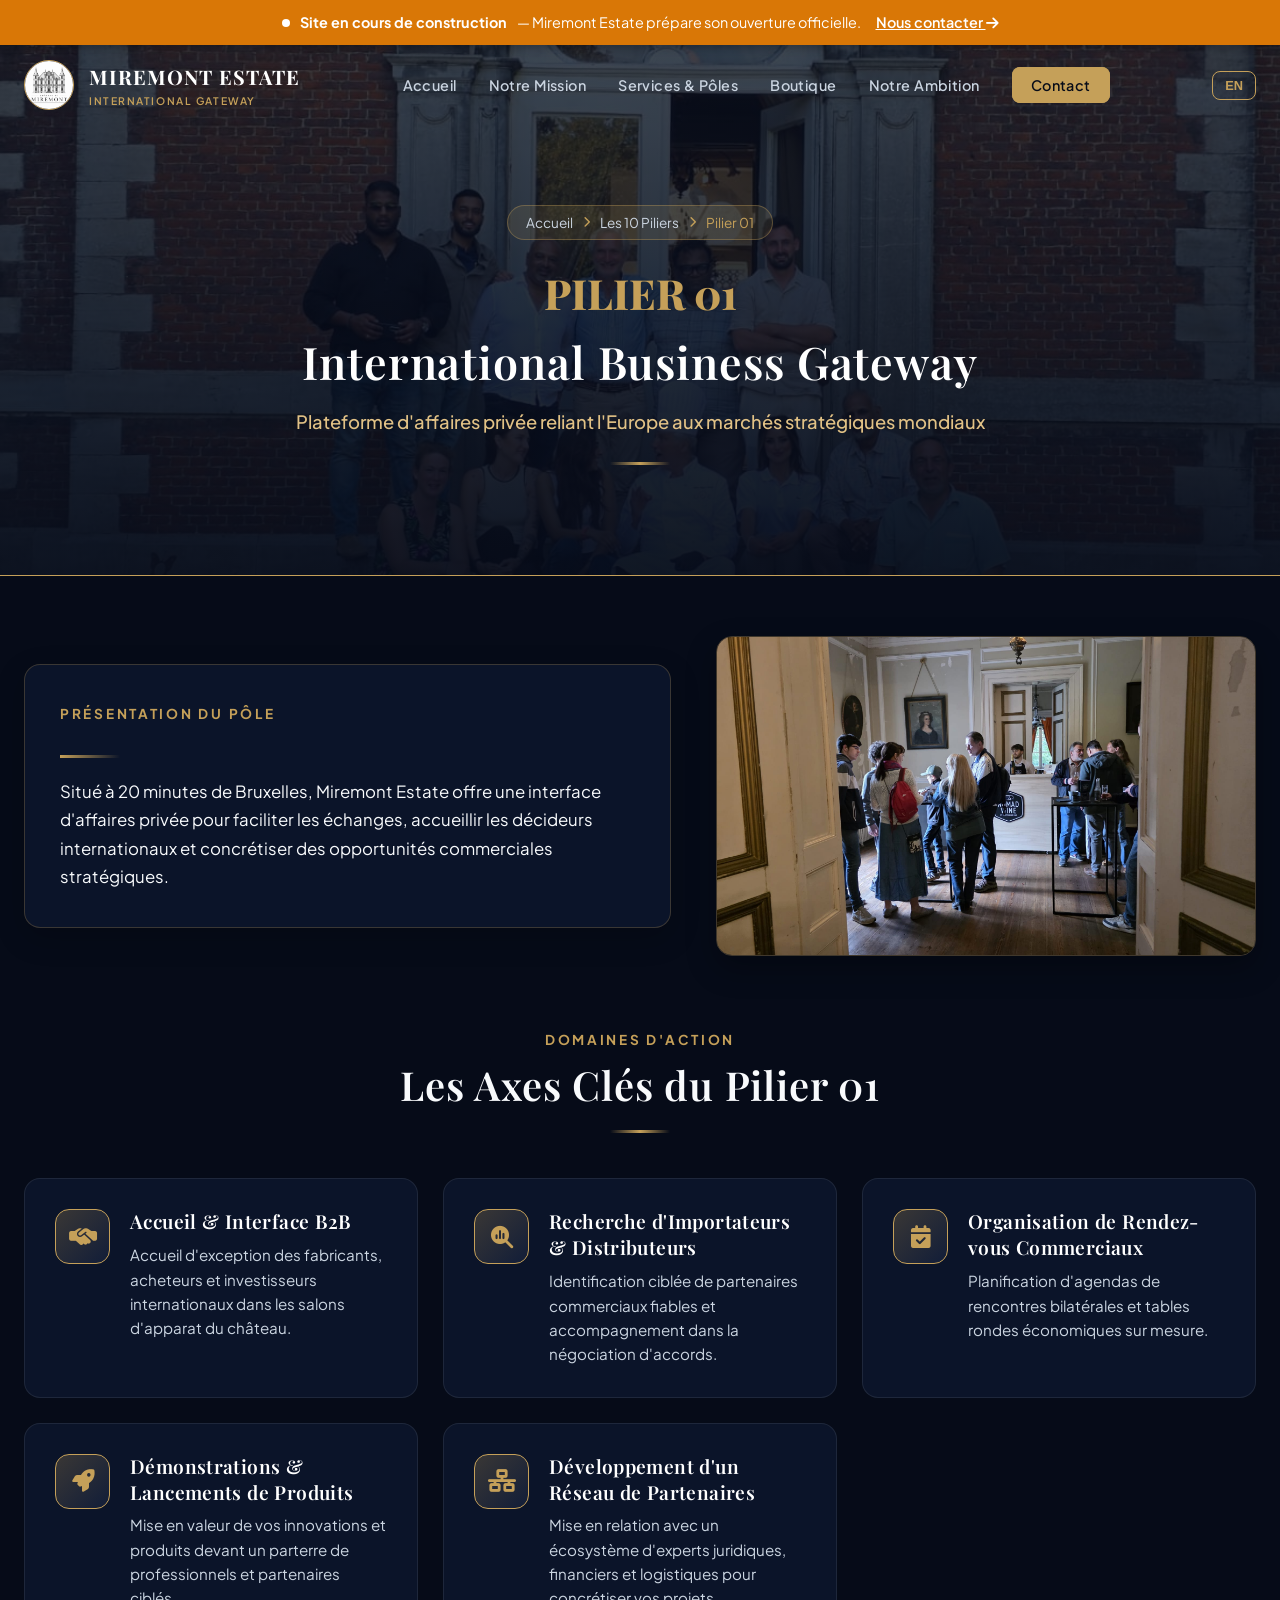
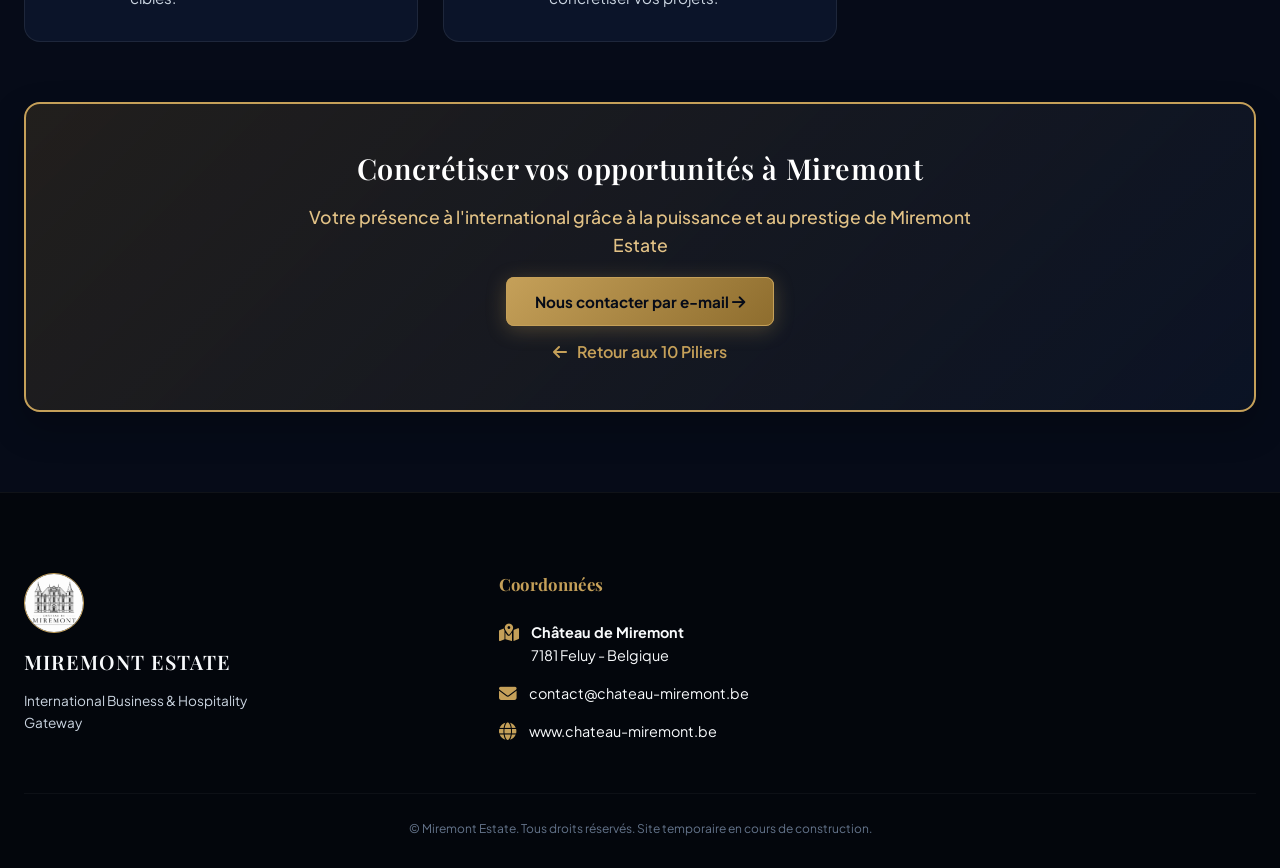
<file: pilier1.html>
<!DOCTYPE html>
<html lang="fr">
<head>
    <meta charset="UTF-8">
    <meta name="viewport" content="width=device-width, initial-scale=1.0">
    <title>Miremont Estate - International Business Gateway</title>
    <meta name="description" content="Situé à 20 minutes de Bruxelles, Miremont Estate offre une interface d'affaires privée pour faciliter les échanges, accueillir les décideurs internationaux et concrétiser des opportunités commerciales stratégiques.">
    
    <!-- Google Fonts -->
    <link rel="preconnect" href="https://fonts.googleapis.com">
    <link rel="preconnect" href="https://fonts.gstatic.com" crossorigin>
    <link href="https://fonts.googleapis.com/css2?family=Playfair+Display:ital,wght@0,400..900;1,400..900&family=Plus+Jakarta+Sans:ital,wght@0,200..800;1,200..800&display=swap" rel="stylesheet">
    
    <!-- FontAwesome -->
    <link rel="stylesheet" href="https://cdnjs.cloudflare.com/ajax/libs/font-awesome/6.4.0/css/all.min.css">
    
    <!-- Stylesheet with Cache-Busting -->
    <link rel="stylesheet" href="style.css?v=8.0">
    
    <style>
        .pillar-hero-banner {
            position: relative;
            padding: 160px 0 90px 0;
            background-size: cover;
            background-position: center;
            border-bottom: 1.5px solid var(--color-gold);
        }
        .pillar-hero-overlay-dark {
            position: absolute;
            top: 0;
            left: 0;
            width: 100%;
            height: 100%;
            background: linear-gradient(to bottom, rgba(6, 11, 24, 0.75) 0%, rgba(6, 11, 24, 0.95) 100%);
            z-index: 1;
        }
        .pillar-hero-inner {
            position: relative;
            z-index: 2;
            text-align: center;
            max-width: 900px;
            margin: 0 auto;
        }
        .pillar-badge-nav {
            display: inline-flex;
            align-items: center;
            gap: 10px;
            font-size: 0.85rem;
            color: var(--color-gold);
            margin-bottom: 20px;
            background-color: rgba(197, 160, 89, 0.12);
            padding: 6px 18px;
            border-radius: 20px;
            border: 1px solid rgba(197, 160, 89, 0.35);
        }
        .pillar-badge-nav a {
            color: var(--color-text-secondary);
        }
        .pillar-badge-nav a:hover {
            color: var(--color-gold);
        }
        .pillar-hero-num {
            font-family: var(--font-heading);
            font-size: 2.6rem;
            color: var(--color-gold);
            font-weight: 800;
            display: block;
            margin-bottom: 5px;
        }
        .pillar-hero-title {
            font-size: 2.8rem;
            margin-bottom: 15px;
            color: var(--color-white);
        }
        .pillar-hero-subtitle {
            font-size: 1.15rem;
            color: var(--color-gold-light);
            margin-bottom: 25px;
            font-weight: 500;
        }

        /* Story Section */
        .pillar-story-row {
            display: grid;
            grid-template-columns: 1.2fr 1fr;
            gap: 45px;
            align-items: center;
            margin: 60px 0 70px 0;
        }
        .pillar-story-text {
            background-color: var(--color-bg-card);
            border: 1.5px solid rgba(197, 160, 89, 0.25);
            border-radius: var(--border-radius-lg);
            padding: 35px;
            box-shadow: 0 10px 30px rgba(0, 0, 0, 0.2);
            backdrop-filter: blur(10px);
        }
        .pillar-story-text p {
            font-size: 1.05rem;
            line-height: 1.7;
            color: var(--color-text-primary);
            margin-bottom: 0;
        }
        .pillar-story-photo {
            border-radius: var(--border-radius-lg);
            overflow: hidden;
            border: 1.5px solid rgba(197, 160, 89, 0.3);
            box-shadow: 0 12px 30px rgba(0, 0, 0, 0.3);
            height: 320px;
        }
        .pillar-story-photo img {
            width: 100%;
            height: 100%;
            object-fit: cover;
        }

        /* Points Grid */
        .balanced-points-grid {
            display: grid;
            grid-template-columns: repeat(auto-fit, minmax(320px, 1fr));
            gap: 25px;
            margin-bottom: 60px;
        }
        .balanced-point-card {
            background-color: var(--color-bg-card);
            border: 1.5px solid rgba(255, 255, 255, 0.08);
            border-radius: var(--border-radius-lg);
            padding: 30px;
            display: flex;
            gap: 20px;
            align-items: flex-start;
            transition: var(--transition-smooth);
        }
        .balanced-point-card:hover {
            transform: translateY(-5px);
            border-color: var(--color-gold);
            box-shadow: var(--border-glow);
        }
        .balanced-point-icon {
            width: 55px;
            height: 55px;
            min-width: 55px;
            background: linear-gradient(135deg, rgba(197, 160, 89, 0.25) 0%, rgba(18, 30, 58, 0.9) 100%);
            border: 1.5px solid var(--color-gold);
            border-radius: 14px;
            display: flex;
            align-items: center;
            justify-content: center;
            color: var(--color-gold);
            font-size: 1.4rem;
        }
        .balanced-point-info h4 {
            font-size: 1.2rem;
            margin-bottom: 8px;
            color: var(--color-white);
        }
        .balanced-point-info p {
            font-size: 0.95rem;
            line-height: 1.6;
            color: var(--color-text-secondary);
        }

        /* Emphasis & CTA Card */
        .pillar-emphasis-card {
            background: linear-gradient(135deg, rgba(142, 109, 46, 0.2) 0%, rgba(11, 19, 37, 0.95) 100%);
            border: 2px solid var(--color-gold);
            border-radius: var(--border-radius-lg);
            padding: 45px 30px;
            text-align: center;
            box-shadow: 0 15px 35px rgba(0, 0, 0, 0.25);
            margin-bottom: 50px;
        }
        .pillar-emphasis-card h3 {
            font-size: 1.8rem;
            margin-bottom: 15px;
            color: var(--color-white);
        }
        .pillar-emphasis-card p {
            font-size: 1.1rem;
            color: var(--color-gold-light);
            max-width: 700px;
            margin: 0 auto 30px auto;
            font-weight: 500;
        }
        .btn-back-home-link {
            display: inline-flex;
            align-items: center;
            gap: 10px;
            margin-top: 25px;
            color: var(--color-gold);
            font-weight: 600;
        }
        .btn-back-home-link:hover {
            color: var(--color-white);
        }

        @media (max-width: 1024px) {
            .pillar-story-row {
                grid-template-columns: 1fr;
            }
        }

        @media (max-width: 768px) {
            .pillar-hero-banner {
                padding: 130px 0 60px 0;
            }
            .pillar-hero-title {
                font-size: 2rem;
            }
            .pillar-story-text {
                padding: 24px;
            }
            .balanced-point-card {
                flex-direction: column;
                gap: 15px;
                padding: 24px;
            }
            .pillar-emphasis-card {
                padding: 30px 20px;
            }
        }
    </style>
</head>
<body>

    <!-- Construction Notice Bar -->
    <div class="construction-bar" id="construction-bar">
        <div class="construction-bar-content">
            <span class="pulse-dot"></span>
            <strong>Site en cours de construction</strong> — Miremont Estate prépare son ouverture officielle. 
            <a href="index.html#contact" class="banner-link">Nous contacter <i class="fa-solid fa-arrow-right"></i></a>
        </div>
    </div>

    <!-- Navigation Header -->
    <header class="main-header">
        <div class="header-container">
            <a href="index.html" class="logo-area">
                <img src="image00021.jpeg" alt="Logo Château de Miremont" class="header-logo">
                <div class="logo-text">
                    <span class="logo-title">MIREMONT ESTATE</span>
                    <span class="logo-subtitle">INTERNATIONAL GATEWAY</span>
                </div>
            </a>
            <nav class="main-nav">
                <ul>
                    <li><a href="index.html#hero">Accueil</a></li>
                    <li><a href="index.html#mission">Notre Mission</a></li>
                    <li><a href="index.html#services">Services & Pôles</a></li>
                    <li><a href="index.html#boutique">Boutique</a></li>
                    <li><a href="index.html#ambition">Notre Ambition</a></li>
                    <li><a href="index.html#contact" class="nav-cta">Contact</a></li>
                </ul>
            </nav>
            <div class="header-actions">
                <button id="lang-switch" class="lang-switch-btn">EN</button>
                <button class="mobile-menu-toggle" aria-label="Ouvrir le menu">
                    <i class="fa-solid fa-bars"></i>
                </button>
            </div>
        </div>
    </header>

    <!-- Hero Banner -->
    <section class="pillar-hero-banner" style="background-image: url('image00018.jpeg');">
        <div class="pillar-hero-overlay-dark"></div>
        <div class="container">
            <div class="pillar-hero-inner">
                <div class="pillar-badge-nav">
                    <a href="index.html">Accueil</a>
                    <i class="fa-solid fa-chevron-right" style="font-size: 0.7rem;"></i>
                    <a href="index.html#services">Les 10 Piliers</a>
                    <i class="fa-solid fa-chevron-right" style="font-size: 0.7rem;"></i>
                    <span>Pilier 01</span>
                </div>
                <span class="pillar-hero-num">PILIER 01</span>
                <h1 class="pillar-hero-title i18n-text" data-fr="International Business Gateway" data-en="International Business Gateway">International Business Gateway</h1>
                <p class="pillar-hero-subtitle i18n-text" data-fr="Plateforme d'affaires privée reliant l'Europe aux marchés stratégiques mondiaux" data-en="Private business platform connecting Europe to strategic global markets">Plateforme d'affaires privée reliant l'Europe aux marchés stratégiques mondiaux</p>
                <div class="accent-line center"></div>
            </div>
        </div>
    </section>

    <main>
        <div class="container">
            
            <!-- Summary Row -->
            <section class="pillar-story-row">
                <div class="pillar-story-text">
                    <span class="section-subtitle i18n-text" data-fr="Présentation du Pôle" data-en="Pillar Overview">Présentation du Pôle</span>
                    <div class="accent-line"></div>
                    <p class="i18n-text" data-fr="Situé à 20 minutes de Bruxelles, Miremont Estate offre une interface d'affaires privée pour faciliter les échanges, accueillir les décideurs internationaux et concrétiser des opportunités commerciales stratégiques." data-en="Located 20 minutes from Brussels, Miremont Estate provides a private business interface to facilitate trade, host international decision-makers, and turn strategic opportunities into reality.">Situé à 20 minutes de Bruxelles, Miremont Estate offre une interface d'affaires privée pour faciliter les échanges, accueillir les décideurs internationaux et concrétiser des opportunités commerciales stratégiques.</p>
                </div>
                <div class="pillar-story-photo">
                    <img src="image00010.jpeg" alt="Miremont Estate visuel pôle">
                </div>
            </section>

            <!-- Key Points Grid -->
            <section style="margin-bottom: 60px;">
                <div class="section-header text-center" style="margin-bottom: 45px;">
                    <span class="section-subtitle i18n-text" data-fr="Domaines d'Action" data-en="Key Focus Areas">Domaines d'Action</span>
                    <h2 class="section-title i18n-text" data-fr="Les Axes Clés du Pilier 01" data-en="Key Axes of Pillar 01">Les Axes Clés du Pilier 01</h2>
                    <div class="accent-line center"></div>
                </div>
                
                <div class="balanced-points-grid">
                    
                    <div class="balanced-point-card">
                        <div class="balanced-point-icon">
                            <i class="fa-solid fa-handshake-simple"></i>
                        </div>
                        <div class="balanced-point-info">
                            <h4 class="i18n-text" data-fr="Accueil & Interface B2B" data-en="B2B Hosting & Interface">Accueil & Interface B2B</h4>
                            <p class="i18n-text" data-fr="Accueil d'exception des fabricants, acheteurs et investisseurs internationaux dans les salons d'apparat du château." data-en="Exceptional hosting for international manufacturers, buyers, and investors in the historical castle salons.">Accueil d'exception des fabricants, acheteurs et investisseurs internationaux dans les salons d'apparat du château.</p>
                        </div>
                    </div>
                    <div class="balanced-point-card">
                        <div class="balanced-point-icon">
                            <i class="fa-solid fa-magnifying-glass-chart"></i>
                        </div>
                        <div class="balanced-point-info">
                            <h4 class="i18n-text" data-fr="Recherche d'Importateurs & Distributeurs" data-en="Search for Importers & Distributors">Recherche d'Importateurs & Distributeurs</h4>
                            <p class="i18n-text" data-fr="Identification ciblée de partenaires commerciaux fiables et accompagnement dans la négociation d'accords." data-en="Targeted identification of reliable business partners and support in contract negotiations.">Identification ciblée de partenaires commerciaux fiables et accompagnement dans la négociation d'accords.</p>
                        </div>
                    </div>
                    <div class="balanced-point-card">
                        <div class="balanced-point-icon">
                            <i class="fa-solid fa-calendar-check"></i>
                        </div>
                        <div class="balanced-point-info">
                            <h4 class="i18n-text" data-fr="Organisation de Rendez-vous Commerciaux" data-en="Organization of Business Meetings">Organisation de Rendez-vous Commerciaux</h4>
                            <p class="i18n-text" data-fr="Planification d'agendas de rencontres bilatérales et tables rondes économiques sur mesure." data-en="Scheduling tailored bilateral meeting agendas and economic roundtables.">Planification d'agendas de rencontres bilatérales et tables rondes économiques sur mesure.</p>
                        </div>
                    </div>
                    <div class="balanced-point-card">
                        <div class="balanced-point-icon">
                            <i class="fa-solid fa-rocket"></i>
                        </div>
                        <div class="balanced-point-info">
                            <h4 class="i18n-text" data-fr="Démonstrations & Lancements de Produits" data-en="Product Demonstrations & Launches">Démonstrations & Lancements de Produits</h4>
                            <p class="i18n-text" data-fr="Mise en valeur de vos innovations et produits devant un parterre de professionnels et partenaires ciblés." data-en="Showcasing your innovations and products before a targeted professional audience.">Mise en valeur de vos innovations et produits devant un parterre de professionnels et partenaires ciblés.</p>
                        </div>
                    </div>
                    <div class="balanced-point-card">
                        <div class="balanced-point-icon">
                            <i class="fa-solid fa-network-wired"></i>
                        </div>
                        <div class="balanced-point-info">
                            <h4 class="i18n-text" data-fr="Développement d'un Réseau de Partenaires" data-en="Partner Network Development">Développement d'un Réseau de Partenaires</h4>
                            <p class="i18n-text" data-fr="Mise en relation avec un écosystème d'experts juridiques, financiers et logistiques pour concrétiser vos projets." data-en="Connecting with an ecosystem of legal, financial, and logistical experts to execute your projects.">Mise en relation avec un écosystème d'experts juridiques, financiers et logistiques pour concrétiser vos projets.</p>
                        </div>
                    </div>
                </div>
            </section>

            <!-- Emphasis & Contact Card -->
            <div class="pillar-emphasis-card">
                <h3 class="i18n-text" data-fr="Concrétiser vos opportunités à Miremont" data-en="Turn your opportunities into reality at Miremont">Concrétiser vos opportunités à Miremont</h3>
                <p class="i18n-text" data-fr="Votre présence à l'international grâce à la puissance et au prestige de Miremont Estate" data-en="Your presence internationally thanks to the power and prestige of Miremont Estate">Votre présence à l'international grâce à la puissance et au prestige de Miremont Estate</p>
                <a href="index.html#contact" class="btn-primary">
                    <span class="i18n-text" data-fr="Nous contacter par e-mail" data-en="Contact us by email">Nous contacter par e-mail</span> 
                    <i class="fa-solid fa-arrow-right"></i>
                </a>
                <br>
                <a href="index.html#services" class="btn-back-home-link">
                    <i class="fa-solid fa-arrow-left"></i> 
                    <span class="i18n-text" data-fr="Retour aux 10 Piliers" data-en="Back to 10 Pillars">Retour aux 10 Piliers</span>
                </a>
            </div>

        </div>
    </main>

    <!-- Footer -->
    <footer class="site-footer" style="margin-top: 80px;">
        <div class="container">
            <div class="footer-grid">
                <div class="footer-col-brand">
                    <img src="image00021.jpeg" alt="Château de Miremont Logo" class="footer-logo">
                    <h4>MIREMONT ESTATE</h4>
                    <p class="footer-tagline">International Business & Hospitality Gateway</p>
                </div>
                <div class="footer-col-contact">
                    <h4>Coordonnées</h4>
                    <ul class="footer-contact-list">
                        <li>
                            <i class="fa-solid fa-map-location-dot"></i>
                            <span><strong>Château de Miremont</strong><br>7181 Feluy - Belgique</span>
                        </li>
                        <li>
                            <i class="fa-solid fa-envelope"></i>
                            <a href="mailto:contact@chateau-miremont.be">contact@chateau-miremont.be</a>
                        </li>
                        <li>
                            <i class="fa-solid fa-globe"></i>
                            <a href="https://www.chateau-miremont.be">www.chateau-miremont.be</a>
                        </li>
                    </ul>
                </div>
            </div>
            <div class="footer-bottom">
                <p>&copy; Miremont Estate. Tous droits réservés. Site temporaire en cours de construction.</p>
            </div>
        </div>
    </footer>

    <!-- i18n & Mobile Script -->
    <script>
        document.addEventListener('DOMContentLoaded', () => {
            const langBtn = document.getElementById('lang-switch');
            let currentLang = 'FR';

            if (langBtn) {
                langBtn.addEventListener('click', () => {
                    currentLang = currentLang === 'FR' ? 'EN' : 'FR';
                    langBtn.textContent = currentLang === 'FR' ? 'EN' : 'FR';

                    document.querySelectorAll('.i18n-text').forEach(el => {
                        const text = el.getAttribute(`data-${currentLang.toLowerCase()}`);
                        if (text) {
                            el.innerHTML = text;
                        }
                    });
                });
            }

            const toggleBtn = document.querySelector('.mobile-menu-toggle');
            const mainNav = document.querySelector('.main-nav');
            if (toggleBtn && mainNav) {
                toggleBtn.addEventListener('click', () => {
                    mainNav.classList.toggle('nav-active');
                });
            }
        });
    </script>

</body>
</html>
</file>
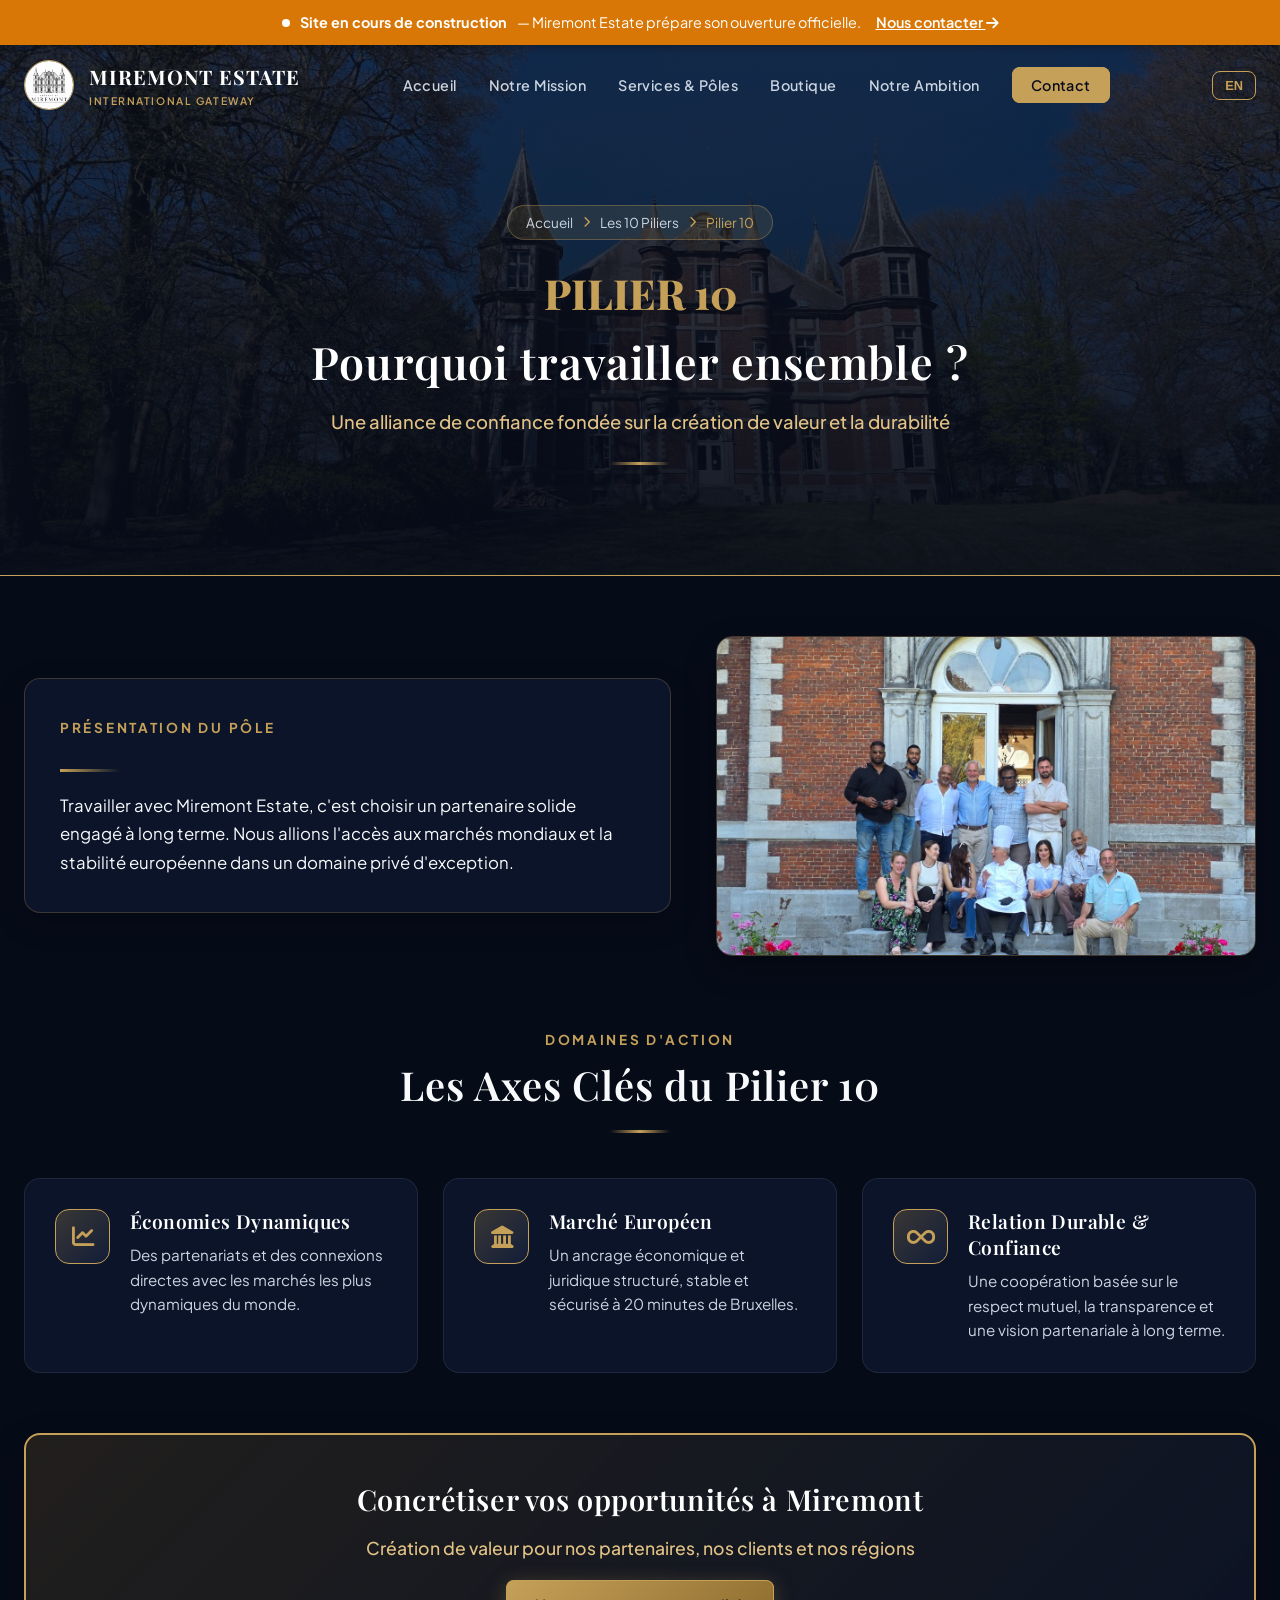
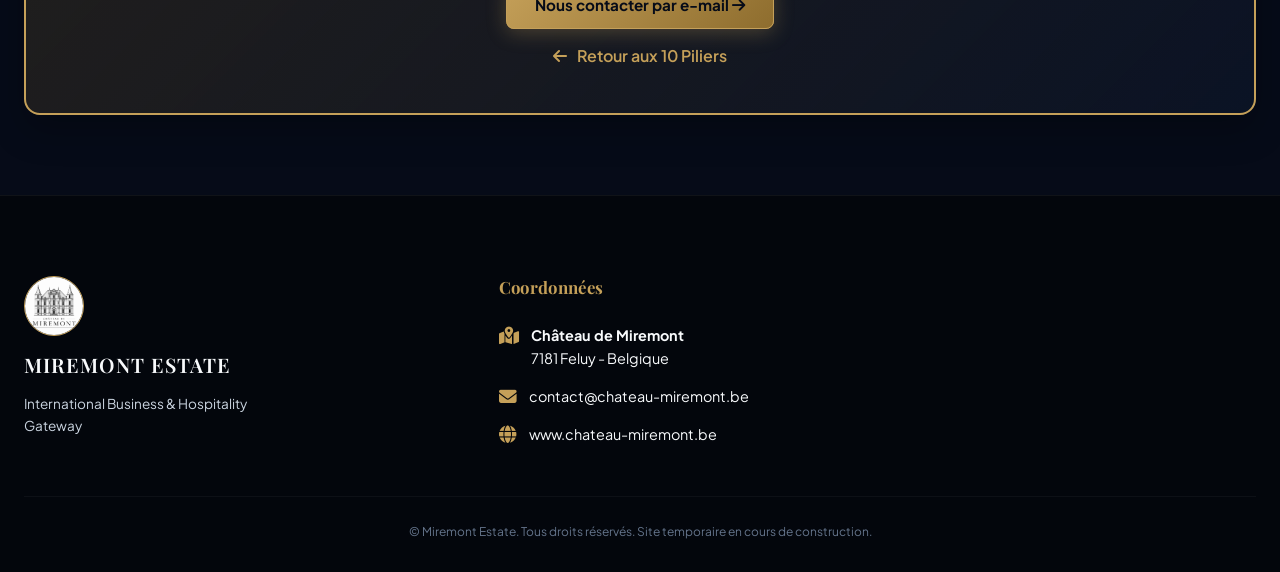
<file: pilier10.html>
<!DOCTYPE html>
<html lang="fr">
<head>
    <meta charset="UTF-8">
    <meta name="viewport" content="width=device-width, initial-scale=1.0">
    <title>Miremont Estate - Pourquoi travailler ensemble ?</title>
    <meta name="description" content="Travailler avec Miremont Estate, c'est choisir un partenaire solide engagé à long terme. Nous allions l'accès aux marchés mondiaux et la stabilité européenne dans un domaine privé d'exception.">
    
    <!-- Google Fonts -->
    <link rel="preconnect" href="https://fonts.googleapis.com">
    <link rel="preconnect" href="https://fonts.gstatic.com" crossorigin>
    <link href="https://fonts.googleapis.com/css2?family=Playfair+Display:ital,wght@0,400..900;1,400..900&family=Plus+Jakarta+Sans:ital,wght@0,200..800;1,200..800&display=swap" rel="stylesheet">
    
    <!-- FontAwesome -->
    <link rel="stylesheet" href="https://cdnjs.cloudflare.com/ajax/libs/font-awesome/6.4.0/css/all.min.css">
    
    <!-- Stylesheet with Cache-Busting -->
    <link rel="stylesheet" href="style.css?v=8.0">
    
    <style>
        .pillar-hero-banner {
            position: relative;
            padding: 160px 0 90px 0;
            background-size: cover;
            background-position: center;
            border-bottom: 1.5px solid var(--color-gold);
        }
        .pillar-hero-overlay-dark {
            position: absolute;
            top: 0;
            left: 0;
            width: 100%;
            height: 100%;
            background: linear-gradient(to bottom, rgba(6, 11, 24, 0.75) 0%, rgba(6, 11, 24, 0.95) 100%);
            z-index: 1;
        }
        .pillar-hero-inner {
            position: relative;
            z-index: 2;
            text-align: center;
            max-width: 900px;
            margin: 0 auto;
        }
        .pillar-badge-nav {
            display: inline-flex;
            align-items: center;
            gap: 10px;
            font-size: 0.85rem;
            color: var(--color-gold);
            margin-bottom: 20px;
            background-color: rgba(197, 160, 89, 0.12);
            padding: 6px 18px;
            border-radius: 20px;
            border: 1px solid rgba(197, 160, 89, 0.35);
        }
        .pillar-badge-nav a {
            color: var(--color-text-secondary);
        }
        .pillar-badge-nav a:hover {
            color: var(--color-gold);
        }
        .pillar-hero-num {
            font-family: var(--font-heading);
            font-size: 2.6rem;
            color: var(--color-gold);
            font-weight: 800;
            display: block;
            margin-bottom: 5px;
        }
        .pillar-hero-title {
            font-size: 2.8rem;
            margin-bottom: 15px;
            color: var(--color-white);
        }
        .pillar-hero-subtitle {
            font-size: 1.15rem;
            color: var(--color-gold-light);
            margin-bottom: 25px;
            font-weight: 500;
        }

        /* Story Section */
        .pillar-story-row {
            display: grid;
            grid-template-columns: 1.2fr 1fr;
            gap: 45px;
            align-items: center;
            margin: 60px 0 70px 0;
        }
        .pillar-story-text {
            background-color: var(--color-bg-card);
            border: 1.5px solid rgba(197, 160, 89, 0.25);
            border-radius: var(--border-radius-lg);
            padding: 35px;
            box-shadow: 0 10px 30px rgba(0, 0, 0, 0.2);
            backdrop-filter: blur(10px);
        }
        .pillar-story-text p {
            font-size: 1.05rem;
            line-height: 1.7;
            color: var(--color-text-primary);
            margin-bottom: 0;
        }
        .pillar-story-photo {
            border-radius: var(--border-radius-lg);
            overflow: hidden;
            border: 1.5px solid rgba(197, 160, 89, 0.3);
            box-shadow: 0 12px 30px rgba(0, 0, 0, 0.3);
            height: 320px;
        }
        .pillar-story-photo img {
            width: 100%;
            height: 100%;
            object-fit: cover;
        }

        /* Points Grid */
        .balanced-points-grid {
            display: grid;
            grid-template-columns: repeat(auto-fit, minmax(320px, 1fr));
            gap: 25px;
            margin-bottom: 60px;
        }
        .balanced-point-card {
            background-color: var(--color-bg-card);
            border: 1.5px solid rgba(255, 255, 255, 0.08);
            border-radius: var(--border-radius-lg);
            padding: 30px;
            display: flex;
            gap: 20px;
            align-items: flex-start;
            transition: var(--transition-smooth);
        }
        .balanced-point-card:hover {
            transform: translateY(-5px);
            border-color: var(--color-gold);
            box-shadow: var(--border-glow);
        }
        .balanced-point-icon {
            width: 55px;
            height: 55px;
            min-width: 55px;
            background: linear-gradient(135deg, rgba(197, 160, 89, 0.25) 0%, rgba(18, 30, 58, 0.9) 100%);
            border: 1.5px solid var(--color-gold);
            border-radius: 14px;
            display: flex;
            align-items: center;
            justify-content: center;
            color: var(--color-gold);
            font-size: 1.4rem;
        }
        .balanced-point-info h4 {
            font-size: 1.2rem;
            margin-bottom: 8px;
            color: var(--color-white);
        }
        .balanced-point-info p {
            font-size: 0.95rem;
            line-height: 1.6;
            color: var(--color-text-secondary);
        }

        /* Emphasis & CTA Card */
        .pillar-emphasis-card {
            background: linear-gradient(135deg, rgba(142, 109, 46, 0.2) 0%, rgba(11, 19, 37, 0.95) 100%);
            border: 2px solid var(--color-gold);
            border-radius: var(--border-radius-lg);
            padding: 45px 30px;
            text-align: center;
            box-shadow: 0 15px 35px rgba(0, 0, 0, 0.25);
            margin-bottom: 50px;
        }
        .pillar-emphasis-card h3 {
            font-size: 1.8rem;
            margin-bottom: 15px;
            color: var(--color-white);
        }
        .pillar-emphasis-card p {
            font-size: 1.1rem;
            color: var(--color-gold-light);
            max-width: 700px;
            margin: 0 auto 30px auto;
            font-weight: 500;
        }
        .btn-back-home-link {
            display: inline-flex;
            align-items: center;
            gap: 10px;
            margin-top: 25px;
            color: var(--color-gold);
            font-weight: 600;
        }
        .btn-back-home-link:hover {
            color: var(--color-white);
        }

        @media (max-width: 1024px) {
            .pillar-story-row {
                grid-template-columns: 1fr;
            }
        }

        @media (max-width: 768px) {
            .pillar-hero-banner {
                padding: 130px 0 60px 0;
            }
            .pillar-hero-title {
                font-size: 2rem;
            }
            .pillar-story-text {
                padding: 24px;
            }
            .balanced-point-card {
                flex-direction: column;
                gap: 15px;
                padding: 24px;
            }
            .pillar-emphasis-card {
                padding: 30px 20px;
            }
        }
    </style>
</head>
<body>

    <!-- Construction Notice Bar -->
    <div class="construction-bar" id="construction-bar">
        <div class="construction-bar-content">
            <span class="pulse-dot"></span>
            <strong>Site en cours de construction</strong> — Miremont Estate prépare son ouverture officielle. 
            <a href="index.html#contact" class="banner-link">Nous contacter <i class="fa-solid fa-arrow-right"></i></a>
        </div>
    </div>

    <!-- Navigation Header -->
    <header class="main-header">
        <div class="header-container">
            <a href="index.html" class="logo-area">
                <img src="image00021.jpeg" alt="Logo Château de Miremont" class="header-logo">
                <div class="logo-text">
                    <span class="logo-title">MIREMONT ESTATE</span>
                    <span class="logo-subtitle">INTERNATIONAL GATEWAY</span>
                </div>
            </a>
            <nav class="main-nav">
                <ul>
                    <li><a href="index.html#hero">Accueil</a></li>
                    <li><a href="index.html#mission">Notre Mission</a></li>
                    <li><a href="index.html#services">Services & Pôles</a></li>
                    <li><a href="index.html#boutique">Boutique</a></li>
                    <li><a href="index.html#ambition">Notre Ambition</a></li>
                    <li><a href="index.html#contact" class="nav-cta">Contact</a></li>
                </ul>
            </nav>
            <div class="header-actions">
                <button id="lang-switch" class="lang-switch-btn">EN</button>
                <button class="mobile-menu-toggle" aria-label="Ouvrir le menu">
                    <i class="fa-solid fa-bars"></i>
                </button>
            </div>
        </div>
    </header>

    <!-- Hero Banner -->
    <section class="pillar-hero-banner" style="background-image: url('image00005.jpeg');">
        <div class="pillar-hero-overlay-dark"></div>
        <div class="container">
            <div class="pillar-hero-inner">
                <div class="pillar-badge-nav">
                    <a href="index.html">Accueil</a>
                    <i class="fa-solid fa-chevron-right" style="font-size: 0.7rem;"></i>
                    <a href="index.html#services">Les 10 Piliers</a>
                    <i class="fa-solid fa-chevron-right" style="font-size: 0.7rem;"></i>
                    <span>Pilier 10</span>
                </div>
                <span class="pillar-hero-num">PILIER 10</span>
                <h1 class="pillar-hero-title i18n-text" data-fr="Pourquoi travailler ensemble ?" data-en="Why Work Together?">Pourquoi travailler ensemble ?</h1>
                <p class="pillar-hero-subtitle i18n-text" data-fr="Une alliance de confiance fondée sur la création de valeur et la durabilité" data-en="A trusting alliance built on value creation and sustainability">Une alliance de confiance fondée sur la création de valeur et la durabilité</p>
                <div class="accent-line center"></div>
            </div>
        </div>
    </section>

    <main>
        <div class="container">
            
            <!-- Summary Row -->
            <section class="pillar-story-row">
                <div class="pillar-story-text">
                    <span class="section-subtitle i18n-text" data-fr="Présentation du Pôle" data-en="Pillar Overview">Présentation du Pôle</span>
                    <div class="accent-line"></div>
                    <p class="i18n-text" data-fr="Travailler avec Miremont Estate, c'est choisir un partenaire solide engagé à long terme. Nous allions l'accès aux marchés mondiaux et la stabilité européenne dans un domaine privé d'exception." data-en="Working with Miremont Estate means choosing a solid partner committed long-term. We combine access to global markets and European stability within an exceptional private estate.">Travailler avec Miremont Estate, c'est choisir un partenaire solide engagé à long terme. Nous allions l'accès aux marchés mondiaux et la stabilité européenne dans un domaine privé d'exception.</p>
                </div>
                <div class="pillar-story-photo">
                    <img src="image00018.jpeg" alt="Miremont Estate visuel pôle">
                </div>
            </section>

            <!-- Key Points Grid -->
            <section style="margin-bottom: 60px;">
                <div class="section-header text-center" style="margin-bottom: 45px;">
                    <span class="section-subtitle i18n-text" data-fr="Domaines d'Action" data-en="Key Focus Areas">Domaines d'Action</span>
                    <h2 class="section-title i18n-text" data-fr="Les Axes Clés du Pilier 10" data-en="Key Axes of Pillar 10">Les Axes Clés du Pilier 10</h2>
                    <div class="accent-line center"></div>
                </div>
                
                <div class="balanced-points-grid">
                    
                    <div class="balanced-point-card">
                        <div class="balanced-point-icon">
                            <i class="fa-solid fa-chart-line"></i>
                        </div>
                        <div class="balanced-point-info">
                            <h4 class="i18n-text" data-fr="Économies Dynamiques" data-en="Global Economies">Économies Dynamiques</h4>
                            <p class="i18n-text" data-fr="Des partenariats et des connexions directes avec les marchés les plus dynamiques du monde." data-en="Partnerships and direct connections with the most dynamic markets worldwide.">Des partenariats et des connexions directes avec les marchés les plus dynamiques du monde.</p>
                        </div>
                    </div>
                    <div class="balanced-point-card">
                        <div class="balanced-point-icon">
                            <i class="fa-solid fa-landmark"></i>
                        </div>
                        <div class="balanced-point-info">
                            <h4 class="i18n-text" data-fr="Marché Européen" data-en="European Market">Marché Européen</h4>
                            <p class="i18n-text" data-fr="Un ancrage économique et juridique structuré, stable et sécurisé à 20 minutes de Bruxelles." data-en="A structured, stable, and secure economic and legal anchor just 20 minutes from Brussels.">Un ancrage économique et juridique structuré, stable et sécurisé à 20 minutes de Bruxelles.</p>
                        </div>
                    </div>
                    <div class="balanced-point-card">
                        <div class="balanced-point-icon">
                            <i class="fa-solid fa-infinity"></i>
                        </div>
                        <div class="balanced-point-info">
                            <h4 class="i18n-text" data-fr="Relation Durable & Confiance" data-en="Sustainable Relationship & Trust">Relation Durable & Confiance</h4>
                            <p class="i18n-text" data-fr="Une coopération basée sur le respect mutuel, la transparence et une vision partenariale à long terme." data-en="Cooperation built on mutual respect, transparency, and a long-term partnership vision.">Une coopération basée sur le respect mutuel, la transparence et une vision partenariale à long terme.</p>
                        </div>
                    </div>
                </div>
            </section>

            <!-- Emphasis & Contact Card -->
            <div class="pillar-emphasis-card">
                <h3 class="i18n-text" data-fr="Concrétiser vos opportunités à Miremont" data-en="Turn your opportunities into reality at Miremont">Concrétiser vos opportunités à Miremont</h3>
                <p class="i18n-text" data-fr="Création de valeur pour nos partenaires, nos clients et nos régions" data-en="Value creation for our partners, our customers and our regions">Création de valeur pour nos partenaires, nos clients et nos régions</p>
                <a href="index.html#contact" class="btn-primary">
                    <span class="i18n-text" data-fr="Nous contacter par e-mail" data-en="Contact us by email">Nous contacter par e-mail</span> 
                    <i class="fa-solid fa-arrow-right"></i>
                </a>
                <br>
                <a href="index.html#services" class="btn-back-home-link">
                    <i class="fa-solid fa-arrow-left"></i> 
                    <span class="i18n-text" data-fr="Retour aux 10 Piliers" data-en="Back to 10 Pillars">Retour aux 10 Piliers</span>
                </a>
            </div>

        </div>
    </main>

    <!-- Footer -->
    <footer class="site-footer" style="margin-top: 80px;">
        <div class="container">
            <div class="footer-grid">
                <div class="footer-col-brand">
                    <img src="image00021.jpeg" alt="Château de Miremont Logo" class="footer-logo">
                    <h4>MIREMONT ESTATE</h4>
                    <p class="footer-tagline">International Business & Hospitality Gateway</p>
                </div>
                <div class="footer-col-contact">
                    <h4>Coordonnées</h4>
                    <ul class="footer-contact-list">
                        <li>
                            <i class="fa-solid fa-map-location-dot"></i>
                            <span><strong>Château de Miremont</strong><br>7181 Feluy - Belgique</span>
                        </li>
                        <li>
                            <i class="fa-solid fa-envelope"></i>
                            <a href="mailto:contact@chateau-miremont.be">contact@chateau-miremont.be</a>
                        </li>
                        <li>
                            <i class="fa-solid fa-globe"></i>
                            <a href="https://www.chateau-miremont.be">www.chateau-miremont.be</a>
                        </li>
                    </ul>
                </div>
            </div>
            <div class="footer-bottom">
                <p>&copy; Miremont Estate. Tous droits réservés. Site temporaire en cours de construction.</p>
            </div>
        </div>
    </footer>

    <!-- i18n & Mobile Script -->
    <script>
        document.addEventListener('DOMContentLoaded', () => {
            const langBtn = document.getElementById('lang-switch');
            let currentLang = 'FR';

            if (langBtn) {
                langBtn.addEventListener('click', () => {
                    currentLang = currentLang === 'FR' ? 'EN' : 'FR';
                    langBtn.textContent = currentLang === 'FR' ? 'EN' : 'FR';

                    document.querySelectorAll('.i18n-text').forEach(el => {
                        const text = el.getAttribute(`data-${currentLang.toLowerCase()}`);
                        if (text) {
                            el.innerHTML = text;
                        }
                    });
                });
            }

            const toggleBtn = document.querySelector('.mobile-menu-toggle');
            const mainNav = document.querySelector('.main-nav');
            if (toggleBtn && mainNav) {
                toggleBtn.addEventListener('click', () => {
                    mainNav.classList.toggle('nav-active');
                });
            }
        });
    </script>

</body>
</html>
</file>
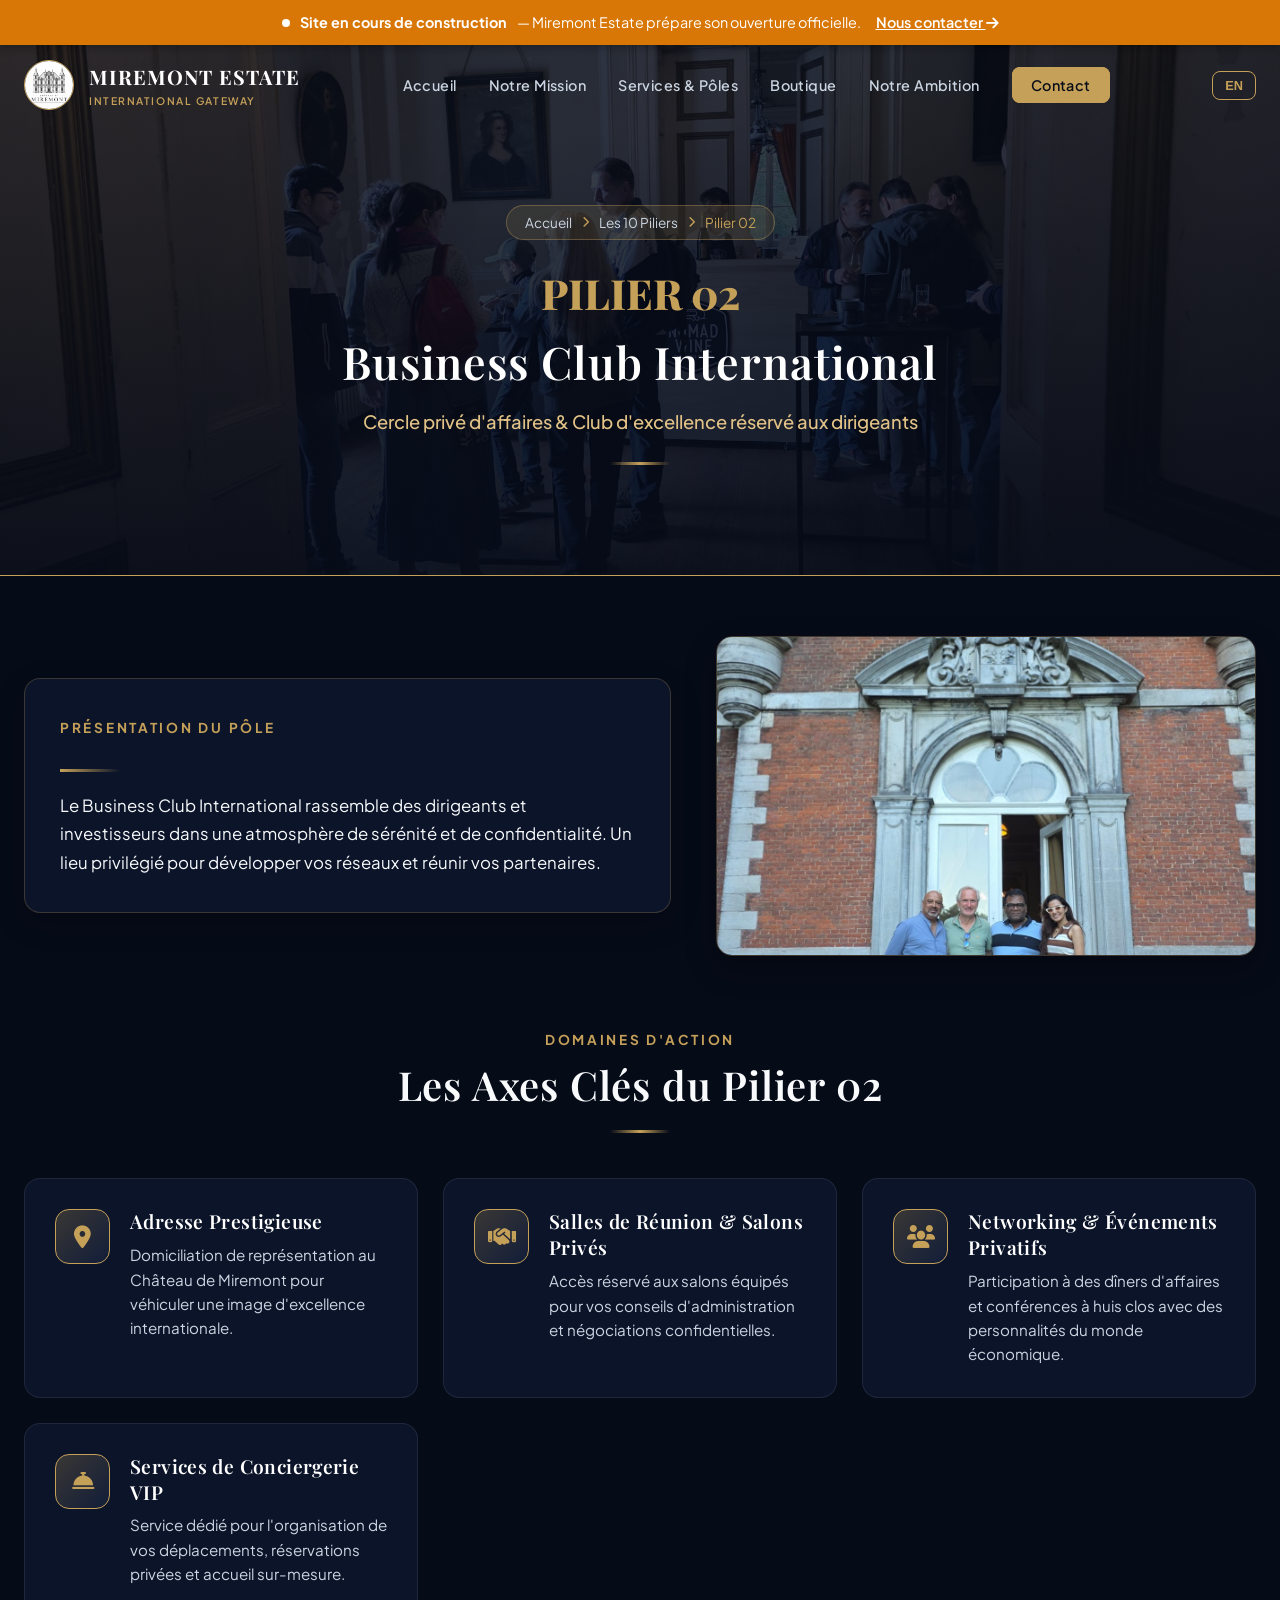
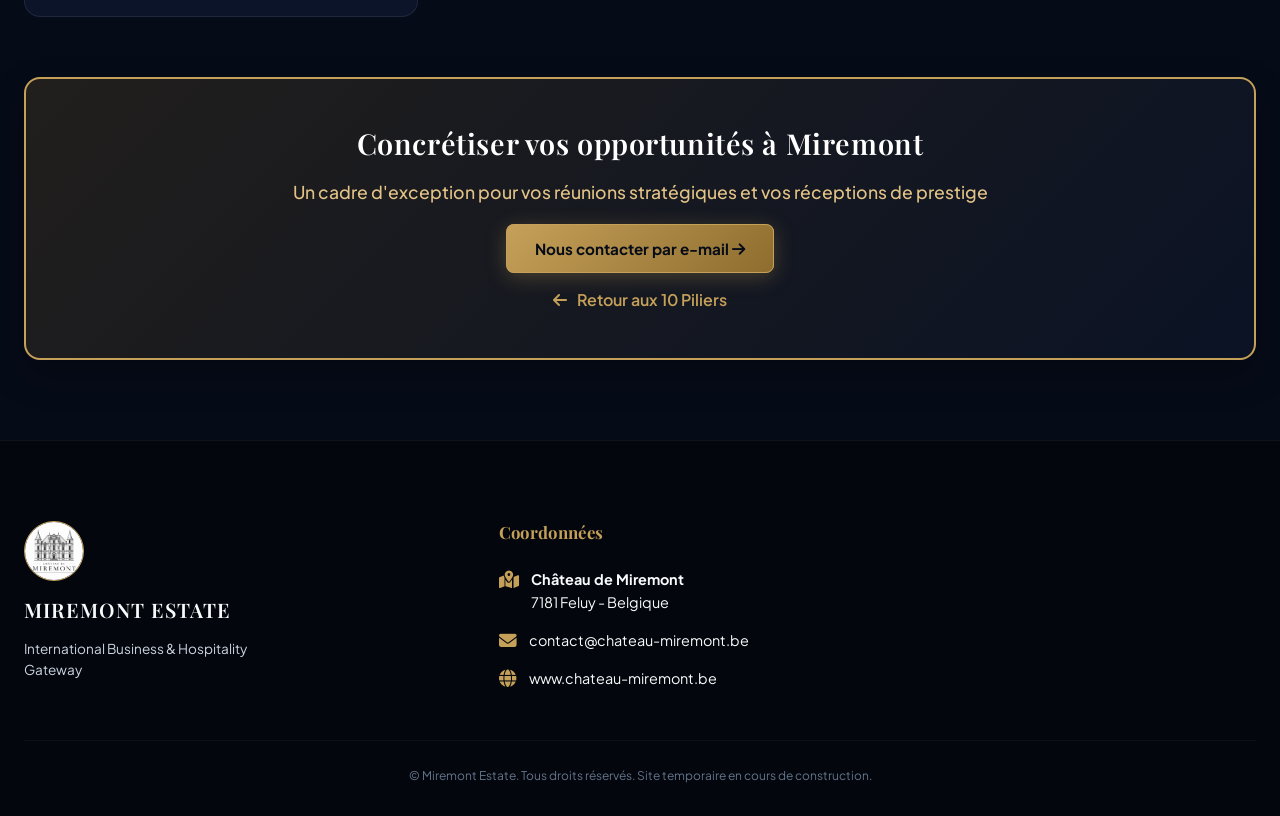
<file: pilier2.html>
<!DOCTYPE html>
<html lang="fr">
<head>
    <meta charset="UTF-8">
    <meta name="viewport" content="width=device-width, initial-scale=1.0">
    <title>Miremont Estate - Business Club International</title>
    <meta name="description" content="Le Business Club International rassemble des dirigeants et investisseurs dans une atmosphère de sérénité et de confidentialité. Un lieu privilégié pour développer vos réseaux et réunir vos partenaires.">
    
    <!-- Google Fonts -->
    <link rel="preconnect" href="https://fonts.googleapis.com">
    <link rel="preconnect" href="https://fonts.gstatic.com" crossorigin>
    <link href="https://fonts.googleapis.com/css2?family=Playfair+Display:ital,wght@0,400..900;1,400..900&family=Plus+Jakarta+Sans:ital,wght@0,200..800;1,200..800&display=swap" rel="stylesheet">
    
    <!-- FontAwesome -->
    <link rel="stylesheet" href="https://cdnjs.cloudflare.com/ajax/libs/font-awesome/6.4.0/css/all.min.css">
    
    <!-- Stylesheet with Cache-Busting -->
    <link rel="stylesheet" href="style.css?v=8.0">
    
    <style>
        .pillar-hero-banner {
            position: relative;
            padding: 160px 0 90px 0;
            background-size: cover;
            background-position: center;
            border-bottom: 1.5px solid var(--color-gold);
        }
        .pillar-hero-overlay-dark {
            position: absolute;
            top: 0;
            left: 0;
            width: 100%;
            height: 100%;
            background: linear-gradient(to bottom, rgba(6, 11, 24, 0.75) 0%, rgba(6, 11, 24, 0.95) 100%);
            z-index: 1;
        }
        .pillar-hero-inner {
            position: relative;
            z-index: 2;
            text-align: center;
            max-width: 900px;
            margin: 0 auto;
        }
        .pillar-badge-nav {
            display: inline-flex;
            align-items: center;
            gap: 10px;
            font-size: 0.85rem;
            color: var(--color-gold);
            margin-bottom: 20px;
            background-color: rgba(197, 160, 89, 0.12);
            padding: 6px 18px;
            border-radius: 20px;
            border: 1px solid rgba(197, 160, 89, 0.35);
        }
        .pillar-badge-nav a {
            color: var(--color-text-secondary);
        }
        .pillar-badge-nav a:hover {
            color: var(--color-gold);
        }
        .pillar-hero-num {
            font-family: var(--font-heading);
            font-size: 2.6rem;
            color: var(--color-gold);
            font-weight: 800;
            display: block;
            margin-bottom: 5px;
        }
        .pillar-hero-title {
            font-size: 2.8rem;
            margin-bottom: 15px;
            color: var(--color-white);
        }
        .pillar-hero-subtitle {
            font-size: 1.15rem;
            color: var(--color-gold-light);
            margin-bottom: 25px;
            font-weight: 500;
        }

        /* Story Section */
        .pillar-story-row {
            display: grid;
            grid-template-columns: 1.2fr 1fr;
            gap: 45px;
            align-items: center;
            margin: 60px 0 70px 0;
        }
        .pillar-story-text {
            background-color: var(--color-bg-card);
            border: 1.5px solid rgba(197, 160, 89, 0.25);
            border-radius: var(--border-radius-lg);
            padding: 35px;
            box-shadow: 0 10px 30px rgba(0, 0, 0, 0.2);
            backdrop-filter: blur(10px);
        }
        .pillar-story-text p {
            font-size: 1.05rem;
            line-height: 1.7;
            color: var(--color-text-primary);
            margin-bottom: 0;
        }
        .pillar-story-photo {
            border-radius: var(--border-radius-lg);
            overflow: hidden;
            border: 1.5px solid rgba(197, 160, 89, 0.3);
            box-shadow: 0 12px 30px rgba(0, 0, 0, 0.3);
            height: 320px;
        }
        .pillar-story-photo img {
            width: 100%;
            height: 100%;
            object-fit: cover;
        }

        /* Points Grid */
        .balanced-points-grid {
            display: grid;
            grid-template-columns: repeat(auto-fit, minmax(320px, 1fr));
            gap: 25px;
            margin-bottom: 60px;
        }
        .balanced-point-card {
            background-color: var(--color-bg-card);
            border: 1.5px solid rgba(255, 255, 255, 0.08);
            border-radius: var(--border-radius-lg);
            padding: 30px;
            display: flex;
            gap: 20px;
            align-items: flex-start;
            transition: var(--transition-smooth);
        }
        .balanced-point-card:hover {
            transform: translateY(-5px);
            border-color: var(--color-gold);
            box-shadow: var(--border-glow);
        }
        .balanced-point-icon {
            width: 55px;
            height: 55px;
            min-width: 55px;
            background: linear-gradient(135deg, rgba(197, 160, 89, 0.25) 0%, rgba(18, 30, 58, 0.9) 100%);
            border: 1.5px solid var(--color-gold);
            border-radius: 14px;
            display: flex;
            align-items: center;
            justify-content: center;
            color: var(--color-gold);
            font-size: 1.4rem;
        }
        .balanced-point-info h4 {
            font-size: 1.2rem;
            margin-bottom: 8px;
            color: var(--color-white);
        }
        .balanced-point-info p {
            font-size: 0.95rem;
            line-height: 1.6;
            color: var(--color-text-secondary);
        }

        /* Emphasis & CTA Card */
        .pillar-emphasis-card {
            background: linear-gradient(135deg, rgba(142, 109, 46, 0.2) 0%, rgba(11, 19, 37, 0.95) 100%);
            border: 2px solid var(--color-gold);
            border-radius: var(--border-radius-lg);
            padding: 45px 30px;
            text-align: center;
            box-shadow: 0 15px 35px rgba(0, 0, 0, 0.25);
            margin-bottom: 50px;
        }
        .pillar-emphasis-card h3 {
            font-size: 1.8rem;
            margin-bottom: 15px;
            color: var(--color-white);
        }
        .pillar-emphasis-card p {
            font-size: 1.1rem;
            color: var(--color-gold-light);
            max-width: 700px;
            margin: 0 auto 30px auto;
            font-weight: 500;
        }
        .btn-back-home-link {
            display: inline-flex;
            align-items: center;
            gap: 10px;
            margin-top: 25px;
            color: var(--color-gold);
            font-weight: 600;
        }
        .btn-back-home-link:hover {
            color: var(--color-white);
        }

        @media (max-width: 1024px) {
            .pillar-story-row {
                grid-template-columns: 1fr;
            }
        }

        @media (max-width: 768px) {
            .pillar-hero-banner {
                padding: 130px 0 60px 0;
            }
            .pillar-hero-title {
                font-size: 2rem;
            }
            .pillar-story-text {
                padding: 24px;
            }
            .balanced-point-card {
                flex-direction: column;
                gap: 15px;
                padding: 24px;
            }
            .pillar-emphasis-card {
                padding: 30px 20px;
            }
        }
    </style>
</head>
<body>

    <!-- Construction Notice Bar -->
    <div class="construction-bar" id="construction-bar">
        <div class="construction-bar-content">
            <span class="pulse-dot"></span>
            <strong>Site en cours de construction</strong> — Miremont Estate prépare son ouverture officielle. 
            <a href="index.html#contact" class="banner-link">Nous contacter <i class="fa-solid fa-arrow-right"></i></a>
        </div>
    </div>

    <!-- Navigation Header -->
    <header class="main-header">
        <div class="header-container">
            <a href="index.html" class="logo-area">
                <img src="image00021.jpeg" alt="Logo Château de Miremont" class="header-logo">
                <div class="logo-text">
                    <span class="logo-title">MIREMONT ESTATE</span>
                    <span class="logo-subtitle">INTERNATIONAL GATEWAY</span>
                </div>
            </a>
            <nav class="main-nav">
                <ul>
                    <li><a href="index.html#hero">Accueil</a></li>
                    <li><a href="index.html#mission">Notre Mission</a></li>
                    <li><a href="index.html#services">Services & Pôles</a></li>
                    <li><a href="index.html#boutique">Boutique</a></li>
                    <li><a href="index.html#ambition">Notre Ambition</a></li>
                    <li><a href="index.html#contact" class="nav-cta">Contact</a></li>
                </ul>
            </nav>
            <div class="header-actions">
                <button id="lang-switch" class="lang-switch-btn">EN</button>
                <button class="mobile-menu-toggle" aria-label="Ouvrir le menu">
                    <i class="fa-solid fa-bars"></i>
                </button>
            </div>
        </div>
    </header>

    <!-- Hero Banner -->
    <section class="pillar-hero-banner" style="background-image: url('image00010.jpeg');">
        <div class="pillar-hero-overlay-dark"></div>
        <div class="container">
            <div class="pillar-hero-inner">
                <div class="pillar-badge-nav">
                    <a href="index.html">Accueil</a>
                    <i class="fa-solid fa-chevron-right" style="font-size: 0.7rem;"></i>
                    <a href="index.html#services">Les 10 Piliers</a>
                    <i class="fa-solid fa-chevron-right" style="font-size: 0.7rem;"></i>
                    <span>Pilier 02</span>
                </div>
                <span class="pillar-hero-num">PILIER 02</span>
                <h1 class="pillar-hero-title i18n-text" data-fr="Business Club International" data-en="Business Club International">Business Club International</h1>
                <p class="pillar-hero-subtitle i18n-text" data-fr="Cercle privé d'affaires & Club d'excellence réservé aux dirigeants" data-en="Private business circle & club of excellence reserved for executives">Cercle privé d'affaires & Club d'excellence réservé aux dirigeants</p>
                <div class="accent-line center"></div>
            </div>
        </div>
    </section>

    <main>
        <div class="container">
            
            <!-- Summary Row -->
            <section class="pillar-story-row">
                <div class="pillar-story-text">
                    <span class="section-subtitle i18n-text" data-fr="Présentation du Pôle" data-en="Pillar Overview">Présentation du Pôle</span>
                    <div class="accent-line"></div>
                    <p class="i18n-text" data-fr="Le Business Club International rassemble des dirigeants et investisseurs dans une atmosphère de sérénité et de confidentialité. Un lieu privilégié pour développer vos réseaux et réunir vos partenaires." data-en="The Business Club International brings together leaders and investors in an atmosphere of serenity and confidentiality. A privileged venue to expand networks and meet partners.">Le Business Club International rassemble des dirigeants et investisseurs dans une atmosphère de sérénité et de confidentialité. Un lieu privilégié pour développer vos réseaux et réunir vos partenaires.</p>
                </div>
                <div class="pillar-story-photo">
                    <img src="image00017.jpeg" alt="Miremont Estate visuel pôle">
                </div>
            </section>

            <!-- Key Points Grid -->
            <section style="margin-bottom: 60px;">
                <div class="section-header text-center" style="margin-bottom: 45px;">
                    <span class="section-subtitle i18n-text" data-fr="Domaines d'Action" data-en="Key Focus Areas">Domaines d'Action</span>
                    <h2 class="section-title i18n-text" data-fr="Les Axes Clés du Pilier 02" data-en="Key Axes of Pillar 02">Les Axes Clés du Pilier 02</h2>
                    <div class="accent-line center"></div>
                </div>
                
                <div class="balanced-points-grid">
                    
                    <div class="balanced-point-card">
                        <div class="balanced-point-icon">
                            <i class="fa-solid fa-location-dot"></i>
                        </div>
                        <div class="balanced-point-info">
                            <h4 class="i18n-text" data-fr="Adresse Prestigieuse" data-en="Prestigious Address">Adresse Prestigieuse</h4>
                            <p class="i18n-text" data-fr="Domiciliation de représentation au Château de Miremont pour véhiculer une image d'excellence internationale." data-en="Representation domiciliation at Château de Miremont to convey an image of international excellence.">Domiciliation de représentation au Château de Miremont pour véhiculer une image d'excellence internationale.</p>
                        </div>
                    </div>
                    <div class="balanced-point-card">
                        <div class="balanced-point-icon">
                            <i class="fa-solid fa-handshake"></i>
                        </div>
                        <div class="balanced-point-info">
                            <h4 class="i18n-text" data-fr="Salles de Réunion & Salons Privés" data-en="Meeting Rooms & Private Salons">Salles de Réunion & Salons Privés</h4>
                            <p class="i18n-text" data-fr="Accès réservé aux salons équipés pour vos conseils d'administration et négociations confidentielles." data-en="Reserved access to equipped salons for board meetings and confidential negotiations.">Accès réservé aux salons équipés pour vos conseils d'administration et négociations confidentielles.</p>
                        </div>
                    </div>
                    <div class="balanced-point-card">
                        <div class="balanced-point-icon">
                            <i class="fa-solid fa-users"></i>
                        </div>
                        <div class="balanced-point-info">
                            <h4 class="i18n-text" data-fr="Networking & Événements Privatifs" data-en="Networking & Private Events">Networking & Événements Privatifs</h4>
                            <p class="i18n-text" data-fr="Participation à des dîners d'affaires et conférences à huis clos avec des personnalités du monde économique." data-en="Participation in business dinners and closed-door conferences with economic figures.">Participation à des dîners d'affaires et conférences à huis clos avec des personnalités du monde économique.</p>
                        </div>
                    </div>
                    <div class="balanced-point-card">
                        <div class="balanced-point-icon">
                            <i class="fa-solid fa-bell-concierge"></i>
                        </div>
                        <div class="balanced-point-info">
                            <h4 class="i18n-text" data-fr="Services de Conciergerie VIP" data-en="VIP Concierge Services">Services de Conciergerie VIP</h4>
                            <p class="i18n-text" data-fr="Service dédié pour l'organisation de vos déplacements, réservations privées et accueil sur-mesure." data-en="Dedicated service for organizing travel, private bookings, and tailored guest reception.">Service dédié pour l'organisation de vos déplacements, réservations privées et accueil sur-mesure.</p>
                        </div>
                    </div>
                </div>
            </section>

            <!-- Emphasis & Contact Card -->
            <div class="pillar-emphasis-card">
                <h3 class="i18n-text" data-fr="Concrétiser vos opportunités à Miremont" data-en="Turn your opportunities into reality at Miremont">Concrétiser vos opportunités à Miremont</h3>
                <p class="i18n-text" data-fr="Un cadre d'exception pour vos réunions stratégiques et vos réceptions de prestige" data-en="An exceptional setting for your strategic meetings and prestigious receptions">Un cadre d'exception pour vos réunions stratégiques et vos réceptions de prestige</p>
                <a href="index.html#contact" class="btn-primary">
                    <span class="i18n-text" data-fr="Nous contacter par e-mail" data-en="Contact us by email">Nous contacter par e-mail</span> 
                    <i class="fa-solid fa-arrow-right"></i>
                </a>
                <br>
                <a href="index.html#services" class="btn-back-home-link">
                    <i class="fa-solid fa-arrow-left"></i> 
                    <span class="i18n-text" data-fr="Retour aux 10 Piliers" data-en="Back to 10 Pillars">Retour aux 10 Piliers</span>
                </a>
            </div>

        </div>
    </main>

    <!-- Footer -->
    <footer class="site-footer" style="margin-top: 80px;">
        <div class="container">
            <div class="footer-grid">
                <div class="footer-col-brand">
                    <img src="image00021.jpeg" alt="Château de Miremont Logo" class="footer-logo">
                    <h4>MIREMONT ESTATE</h4>
                    <p class="footer-tagline">International Business & Hospitality Gateway</p>
                </div>
                <div class="footer-col-contact">
                    <h4>Coordonnées</h4>
                    <ul class="footer-contact-list">
                        <li>
                            <i class="fa-solid fa-map-location-dot"></i>
                            <span><strong>Château de Miremont</strong><br>7181 Feluy - Belgique</span>
                        </li>
                        <li>
                            <i class="fa-solid fa-envelope"></i>
                            <a href="mailto:contact@chateau-miremont.be">contact@chateau-miremont.be</a>
                        </li>
                        <li>
                            <i class="fa-solid fa-globe"></i>
                            <a href="https://www.chateau-miremont.be">www.chateau-miremont.be</a>
                        </li>
                    </ul>
                </div>
            </div>
            <div class="footer-bottom">
                <p>&copy; Miremont Estate. Tous droits réservés. Site temporaire en cours de construction.</p>
            </div>
        </div>
    </footer>

    <!-- i18n & Mobile Script -->
    <script>
        document.addEventListener('DOMContentLoaded', () => {
            const langBtn = document.getElementById('lang-switch');
            let currentLang = 'FR';

            if (langBtn) {
                langBtn.addEventListener('click', () => {
                    currentLang = currentLang === 'FR' ? 'EN' : 'FR';
                    langBtn.textContent = currentLang === 'FR' ? 'EN' : 'FR';

                    document.querySelectorAll('.i18n-text').forEach(el => {
                        const text = el.getAttribute(`data-${currentLang.toLowerCase()}`);
                        if (text) {
                            el.innerHTML = text;
                        }
                    });
                });
            }

            const toggleBtn = document.querySelector('.mobile-menu-toggle');
            const mainNav = document.querySelector('.main-nav');
            if (toggleBtn && mainNav) {
                toggleBtn.addEventListener('click', () => {
                    mainNav.classList.toggle('nav-active');
                });
            }
        });
    </script>

</body>
</html>
</file>
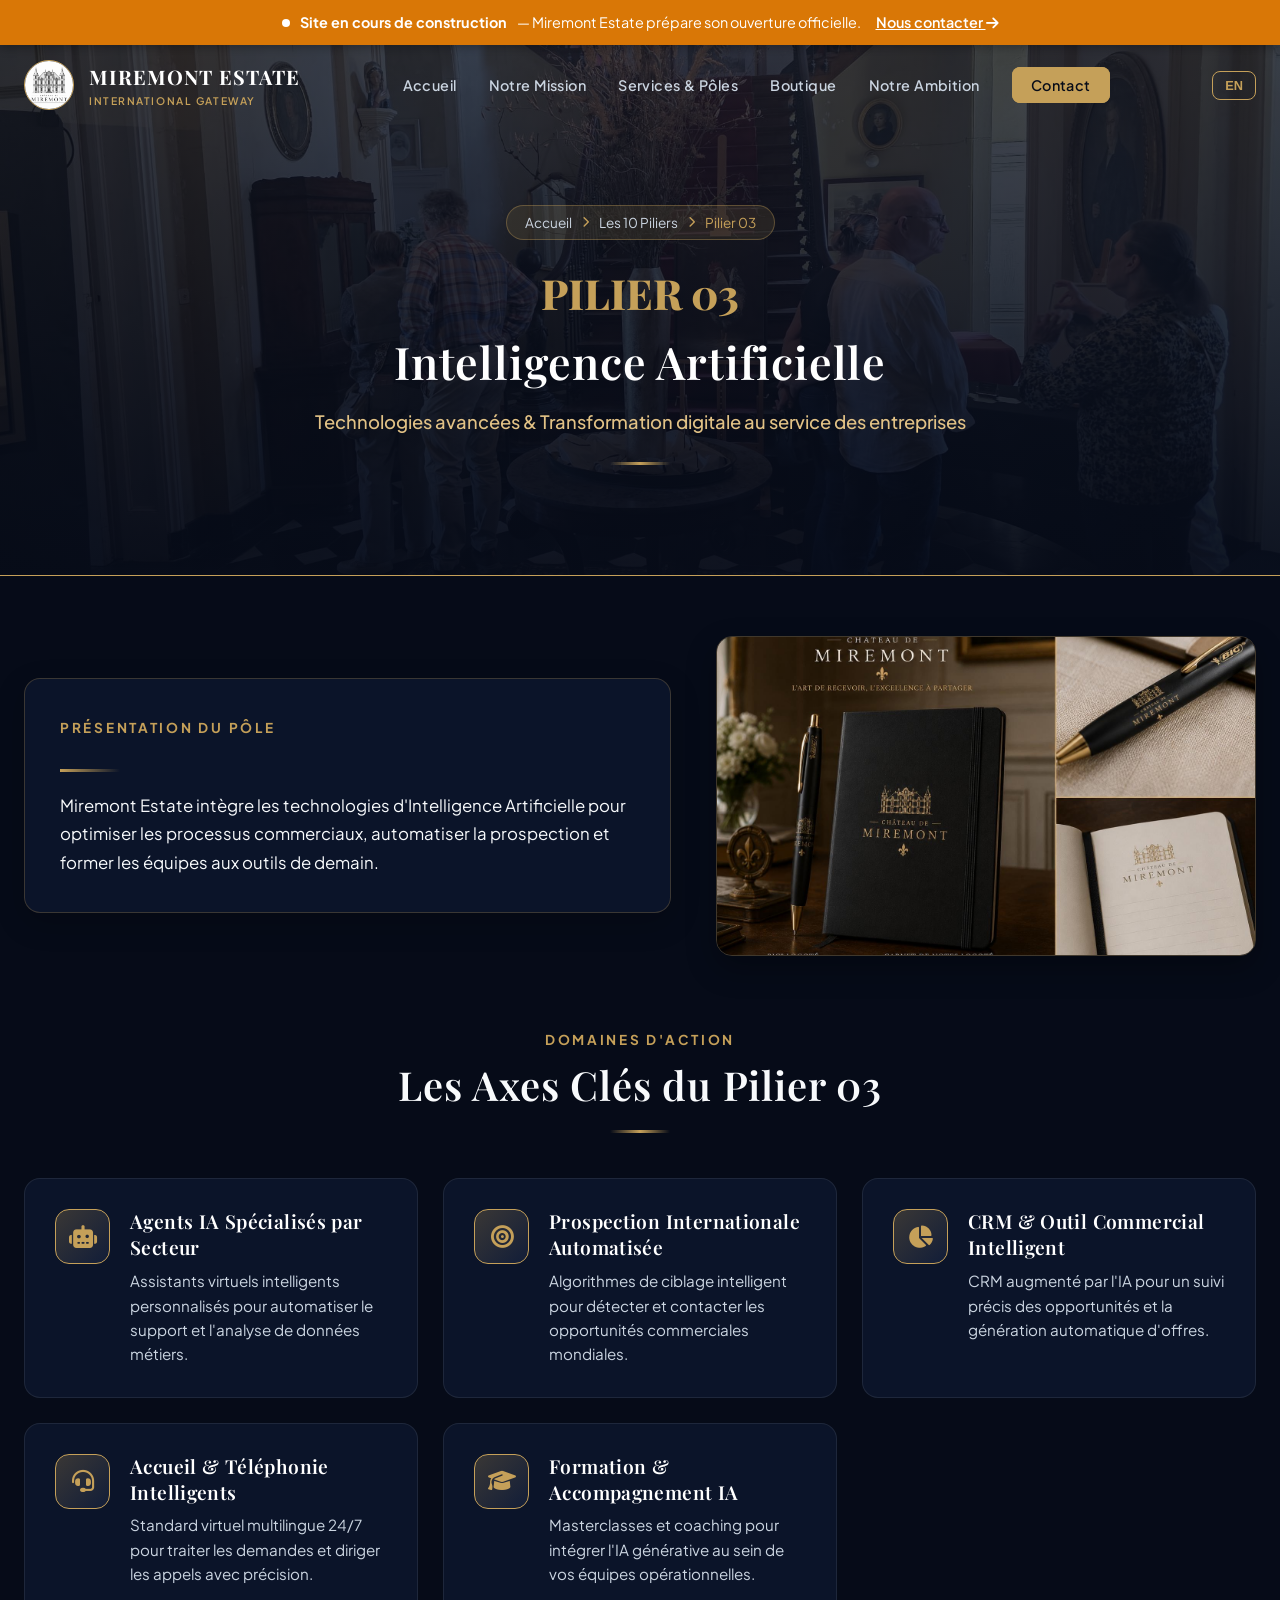
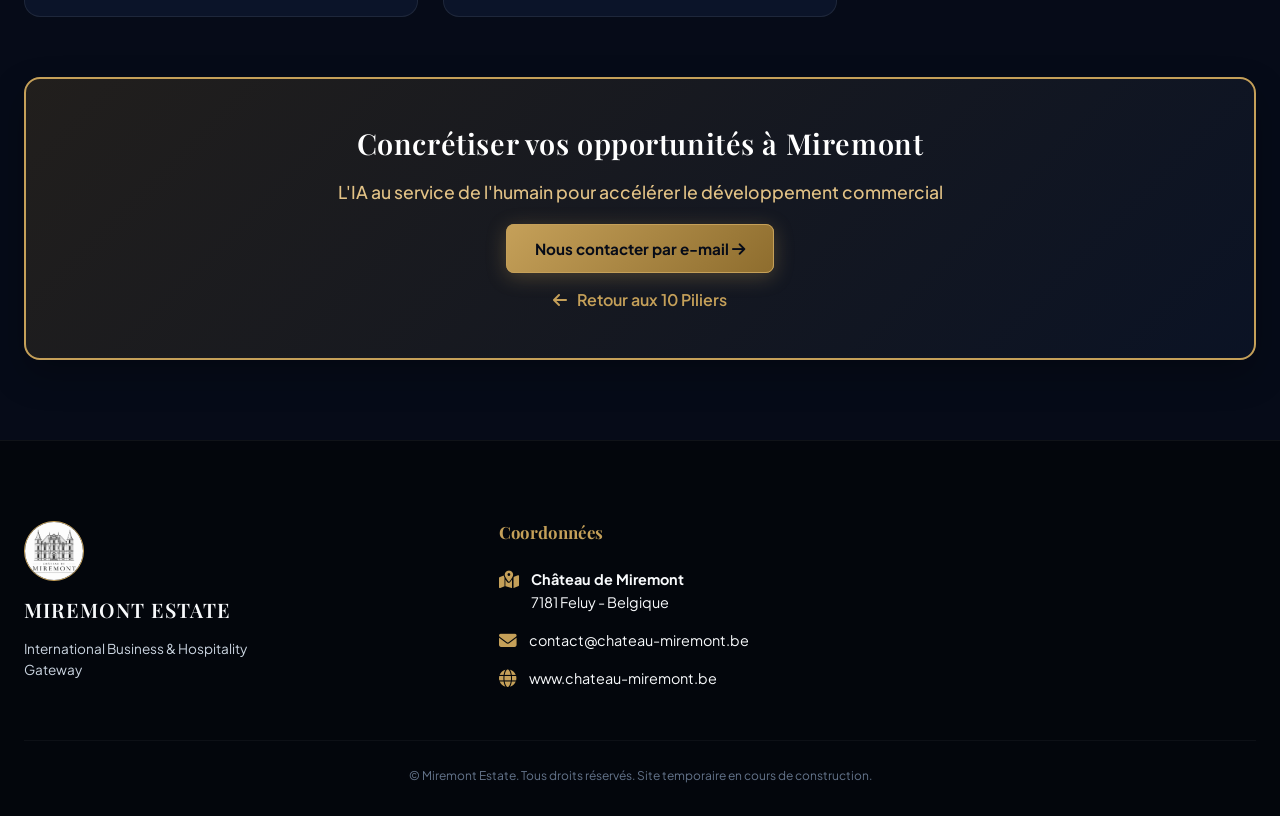
<file: pilier3.html>
<!DOCTYPE html>
<html lang="fr">
<head>
    <meta charset="UTF-8">
    <meta name="viewport" content="width=device-width, initial-scale=1.0">
    <title>Miremont Estate - Intelligence Artificielle</title>
    <meta name="description" content="Miremont Estate intègre les technologies d'Intelligence Artificielle pour optimiser les processus commerciaux, automatiser la prospection et former les équipes aux outils de demain.">
    
    <!-- Google Fonts -->
    <link rel="preconnect" href="https://fonts.googleapis.com">
    <link rel="preconnect" href="https://fonts.gstatic.com" crossorigin>
    <link href="https://fonts.googleapis.com/css2?family=Playfair+Display:ital,wght@0,400..900;1,400..900&family=Plus+Jakarta+Sans:ital,wght@0,200..800;1,200..800&display=swap" rel="stylesheet">
    
    <!-- FontAwesome -->
    <link rel="stylesheet" href="https://cdnjs.cloudflare.com/ajax/libs/font-awesome/6.4.0/css/all.min.css">
    
    <!-- Stylesheet with Cache-Busting -->
    <link rel="stylesheet" href="style.css?v=8.0">
    
    <style>
        .pillar-hero-banner {
            position: relative;
            padding: 160px 0 90px 0;
            background-size: cover;
            background-position: center;
            border-bottom: 1.5px solid var(--color-gold);
        }
        .pillar-hero-overlay-dark {
            position: absolute;
            top: 0;
            left: 0;
            width: 100%;
            height: 100%;
            background: linear-gradient(to bottom, rgba(6, 11, 24, 0.75) 0%, rgba(6, 11, 24, 0.95) 100%);
            z-index: 1;
        }
        .pillar-hero-inner {
            position: relative;
            z-index: 2;
            text-align: center;
            max-width: 900px;
            margin: 0 auto;
        }
        .pillar-badge-nav {
            display: inline-flex;
            align-items: center;
            gap: 10px;
            font-size: 0.85rem;
            color: var(--color-gold);
            margin-bottom: 20px;
            background-color: rgba(197, 160, 89, 0.12);
            padding: 6px 18px;
            border-radius: 20px;
            border: 1px solid rgba(197, 160, 89, 0.35);
        }
        .pillar-badge-nav a {
            color: var(--color-text-secondary);
        }
        .pillar-badge-nav a:hover {
            color: var(--color-gold);
        }
        .pillar-hero-num {
            font-family: var(--font-heading);
            font-size: 2.6rem;
            color: var(--color-gold);
            font-weight: 800;
            display: block;
            margin-bottom: 5px;
        }
        .pillar-hero-title {
            font-size: 2.8rem;
            margin-bottom: 15px;
            color: var(--color-white);
        }
        .pillar-hero-subtitle {
            font-size: 1.15rem;
            color: var(--color-gold-light);
            margin-bottom: 25px;
            font-weight: 500;
        }

        /* Story Section */
        .pillar-story-row {
            display: grid;
            grid-template-columns: 1.2fr 1fr;
            gap: 45px;
            align-items: center;
            margin: 60px 0 70px 0;
        }
        .pillar-story-text {
            background-color: var(--color-bg-card);
            border: 1.5px solid rgba(197, 160, 89, 0.25);
            border-radius: var(--border-radius-lg);
            padding: 35px;
            box-shadow: 0 10px 30px rgba(0, 0, 0, 0.2);
            backdrop-filter: blur(10px);
        }
        .pillar-story-text p {
            font-size: 1.05rem;
            line-height: 1.7;
            color: var(--color-text-primary);
            margin-bottom: 0;
        }
        .pillar-story-photo {
            border-radius: var(--border-radius-lg);
            overflow: hidden;
            border: 1.5px solid rgba(197, 160, 89, 0.3);
            box-shadow: 0 12px 30px rgba(0, 0, 0, 0.3);
            height: 320px;
        }
        .pillar-story-photo img {
            width: 100%;
            height: 100%;
            object-fit: cover;
        }

        /* Points Grid */
        .balanced-points-grid {
            display: grid;
            grid-template-columns: repeat(auto-fit, minmax(320px, 1fr));
            gap: 25px;
            margin-bottom: 60px;
        }
        .balanced-point-card {
            background-color: var(--color-bg-card);
            border: 1.5px solid rgba(255, 255, 255, 0.08);
            border-radius: var(--border-radius-lg);
            padding: 30px;
            display: flex;
            gap: 20px;
            align-items: flex-start;
            transition: var(--transition-smooth);
        }
        .balanced-point-card:hover {
            transform: translateY(-5px);
            border-color: var(--color-gold);
            box-shadow: var(--border-glow);
        }
        .balanced-point-icon {
            width: 55px;
            height: 55px;
            min-width: 55px;
            background: linear-gradient(135deg, rgba(197, 160, 89, 0.25) 0%, rgba(18, 30, 58, 0.9) 100%);
            border: 1.5px solid var(--color-gold);
            border-radius: 14px;
            display: flex;
            align-items: center;
            justify-content: center;
            color: var(--color-gold);
            font-size: 1.4rem;
        }
        .balanced-point-info h4 {
            font-size: 1.2rem;
            margin-bottom: 8px;
            color: var(--color-white);
        }
        .balanced-point-info p {
            font-size: 0.95rem;
            line-height: 1.6;
            color: var(--color-text-secondary);
        }

        /* Emphasis & CTA Card */
        .pillar-emphasis-card {
            background: linear-gradient(135deg, rgba(142, 109, 46, 0.2) 0%, rgba(11, 19, 37, 0.95) 100%);
            border: 2px solid var(--color-gold);
            border-radius: var(--border-radius-lg);
            padding: 45px 30px;
            text-align: center;
            box-shadow: 0 15px 35px rgba(0, 0, 0, 0.25);
            margin-bottom: 50px;
        }
        .pillar-emphasis-card h3 {
            font-size: 1.8rem;
            margin-bottom: 15px;
            color: var(--color-white);
        }
        .pillar-emphasis-card p {
            font-size: 1.1rem;
            color: var(--color-gold-light);
            max-width: 700px;
            margin: 0 auto 30px auto;
            font-weight: 500;
        }
        .btn-back-home-link {
            display: inline-flex;
            align-items: center;
            gap: 10px;
            margin-top: 25px;
            color: var(--color-gold);
            font-weight: 600;
        }
        .btn-back-home-link:hover {
            color: var(--color-white);
        }

        @media (max-width: 1024px) {
            .pillar-story-row {
                grid-template-columns: 1fr;
            }
        }

        @media (max-width: 768px) {
            .pillar-hero-banner {
                padding: 130px 0 60px 0;
            }
            .pillar-hero-title {
                font-size: 2rem;
            }
            .pillar-story-text {
                padding: 24px;
            }
            .balanced-point-card {
                flex-direction: column;
                gap: 15px;
                padding: 24px;
            }
            .pillar-emphasis-card {
                padding: 30px 20px;
            }
        }
    </style>
</head>
<body>

    <!-- Construction Notice Bar -->
    <div class="construction-bar" id="construction-bar">
        <div class="construction-bar-content">
            <span class="pulse-dot"></span>
            <strong>Site en cours de construction</strong> — Miremont Estate prépare son ouverture officielle. 
            <a href="index.html#contact" class="banner-link">Nous contacter <i class="fa-solid fa-arrow-right"></i></a>
        </div>
    </div>

    <!-- Navigation Header -->
    <header class="main-header">
        <div class="header-container">
            <a href="index.html" class="logo-area">
                <img src="image00021.jpeg" alt="Logo Château de Miremont" class="header-logo">
                <div class="logo-text">
                    <span class="logo-title">MIREMONT ESTATE</span>
                    <span class="logo-subtitle">INTERNATIONAL GATEWAY</span>
                </div>
            </a>
            <nav class="main-nav">
                <ul>
                    <li><a href="index.html#hero">Accueil</a></li>
                    <li><a href="index.html#mission">Notre Mission</a></li>
                    <li><a href="index.html#services">Services & Pôles</a></li>
                    <li><a href="index.html#boutique">Boutique</a></li>
                    <li><a href="index.html#ambition">Notre Ambition</a></li>
                    <li><a href="index.html#contact" class="nav-cta">Contact</a></li>
                </ul>
            </nav>
            <div class="header-actions">
                <button id="lang-switch" class="lang-switch-btn">EN</button>
                <button class="mobile-menu-toggle" aria-label="Ouvrir le menu">
                    <i class="fa-solid fa-bars"></i>
                </button>
            </div>
        </div>
    </header>

    <!-- Hero Banner -->
    <section class="pillar-hero-banner" style="background-image: url('image00009.jpeg');">
        <div class="pillar-hero-overlay-dark"></div>
        <div class="container">
            <div class="pillar-hero-inner">
                <div class="pillar-badge-nav">
                    <a href="index.html">Accueil</a>
                    <i class="fa-solid fa-chevron-right" style="font-size: 0.7rem;"></i>
                    <a href="index.html#services">Les 10 Piliers</a>
                    <i class="fa-solid fa-chevron-right" style="font-size: 0.7rem;"></i>
                    <span>Pilier 03</span>
                </div>
                <span class="pillar-hero-num">PILIER 03</span>
                <h1 class="pillar-hero-title i18n-text" data-fr="Intelligence Artificielle" data-en="Artificial Intelligence">Intelligence Artificielle</h1>
                <p class="pillar-hero-subtitle i18n-text" data-fr="Technologies avancées & Transformation digitale au service des entreprises" data-en="Advanced technologies & digital transformation for business">Technologies avancées & Transformation digitale au service des entreprises</p>
                <div class="accent-line center"></div>
            </div>
        </div>
    </section>

    <main>
        <div class="container">
            
            <!-- Summary Row -->
            <section class="pillar-story-row">
                <div class="pillar-story-text">
                    <span class="section-subtitle i18n-text" data-fr="Présentation du Pôle" data-en="Pillar Overview">Présentation du Pôle</span>
                    <div class="accent-line"></div>
                    <p class="i18n-text" data-fr="Miremont Estate intègre les technologies d'Intelligence Artificielle pour optimiser les processus commerciaux, automatiser la prospection et former les équipes aux outils de demain." data-en="Miremont Estate integrates Artificial Intelligence technologies to optimize commercial processes, automate prospecting, and train teams on tomorrow's tools.">Miremont Estate intègre les technologies d'Intelligence Artificielle pour optimiser les processus commerciaux, automatiser la prospection et former les équipes aux outils de demain.</p>
                </div>
                <div class="pillar-story-photo">
                    <img src="image00026.jpeg" alt="Miremont Estate visuel pôle">
                </div>
            </section>

            <!-- Key Points Grid -->
            <section style="margin-bottom: 60px;">
                <div class="section-header text-center" style="margin-bottom: 45px;">
                    <span class="section-subtitle i18n-text" data-fr="Domaines d'Action" data-en="Key Focus Areas">Domaines d'Action</span>
                    <h2 class="section-title i18n-text" data-fr="Les Axes Clés du Pilier 03" data-en="Key Axes of Pillar 03">Les Axes Clés du Pilier 03</h2>
                    <div class="accent-line center"></div>
                </div>
                
                <div class="balanced-points-grid">
                    
                    <div class="balanced-point-card">
                        <div class="balanced-point-icon">
                            <i class="fa-solid fa-robot"></i>
                        </div>
                        <div class="balanced-point-info">
                            <h4 class="i18n-text" data-fr="Agents IA Spécialisés par Secteur" data-en="Sector-Specialized AI Agents">Agents IA Spécialisés par Secteur</h4>
                            <p class="i18n-text" data-fr="Assistants virtuels intelligents personnalisés pour automatiser le support et l'analyse de données métiers." data-en="Customized intelligent virtual assistants to automate support and business data analysis.">Assistants virtuels intelligents personnalisés pour automatiser le support et l'analyse de données métiers.</p>
                        </div>
                    </div>
                    <div class="balanced-point-card">
                        <div class="balanced-point-icon">
                            <i class="fa-solid fa-bullseye"></i>
                        </div>
                        <div class="balanced-point-info">
                            <h4 class="i18n-text" data-fr="Prospection Internationale Automatisée" data-en="Automated International Prospecting">Prospection Internationale Automatisée</h4>
                            <p class="i18n-text" data-fr="Algorithmes de ciblage intelligent pour détecter et contacter les opportunités commerciales mondiales." data-en="Smart targeting algorithms to detect and reach global commercial opportunities.">Algorithmes de ciblage intelligent pour détecter et contacter les opportunités commerciales mondiales.</p>
                        </div>
                    </div>
                    <div class="balanced-point-card">
                        <div class="balanced-point-icon">
                            <i class="fa-solid fa-chart-pie"></i>
                        </div>
                        <div class="balanced-point-info">
                            <h4 class="i18n-text" data-fr="CRM & Outil Commercial Intelligent" data-en="Smart CRM & Commercial Tools">CRM & Outil Commercial Intelligent</h4>
                            <p class="i18n-text" data-fr="CRM augmenté par l'IA pour un suivi précis des opportunités et la génération automatique d'offres." data-en="AI-augmented CRM for precise opportunity tracking and automated quote generation.">CRM augmenté par l'IA pour un suivi précis des opportunités et la génération automatique d'offres.</p>
                        </div>
                    </div>
                    <div class="balanced-point-card">
                        <div class="balanced-point-icon">
                            <i class="fa-solid fa-headset"></i>
                        </div>
                        <div class="balanced-point-info">
                            <h4 class="i18n-text" data-fr="Accueil & Téléphonie Intelligents" data-en="Smart Reception & Telephony">Accueil & Téléphonie Intelligents</h4>
                            <p class="i18n-text" data-fr="Standard virtuel multilingue 24/7 pour traiter les demandes et diriger les appels avec précision." data-en="24/7 multilingual virtual receptionist to process inquiries and route calls accurately.">Standard virtuel multilingue 24/7 pour traiter les demandes et diriger les appels avec précision.</p>
                        </div>
                    </div>
                    <div class="balanced-point-card">
                        <div class="balanced-point-icon">
                            <i class="fa-solid fa-graduation-cap"></i>
                        </div>
                        <div class="balanced-point-info">
                            <h4 class="i18n-text" data-fr="Formation & Accompagnement IA" data-en="AI Training & Support">Formation & Accompagnement IA</h4>
                            <p class="i18n-text" data-fr="Masterclasses et coaching pour intégrer l'IA générative au sein de vos équipes opérationnelles." data-en="Masterclasses and coaching to integrate generative AI within your operational teams.">Masterclasses et coaching pour intégrer l'IA générative au sein de vos équipes opérationnelles.</p>
                        </div>
                    </div>
                </div>
            </section>

            <!-- Emphasis & Contact Card -->
            <div class="pillar-emphasis-card">
                <h3 class="i18n-text" data-fr="Concrétiser vos opportunités à Miremont" data-en="Turn your opportunities into reality at Miremont">Concrétiser vos opportunités à Miremont</h3>
                <p class="i18n-text" data-fr="L'IA au service de l'humain pour accélérer le développement commercial" data-en="AI at the service of humans to accelerate commercial development">L'IA au service de l'humain pour accélérer le développement commercial</p>
                <a href="index.html#contact" class="btn-primary">
                    <span class="i18n-text" data-fr="Nous contacter par e-mail" data-en="Contact us by email">Nous contacter par e-mail</span> 
                    <i class="fa-solid fa-arrow-right"></i>
                </a>
                <br>
                <a href="index.html#services" class="btn-back-home-link">
                    <i class="fa-solid fa-arrow-left"></i> 
                    <span class="i18n-text" data-fr="Retour aux 10 Piliers" data-en="Back to 10 Pillars">Retour aux 10 Piliers</span>
                </a>
            </div>

        </div>
    </main>

    <!-- Footer -->
    <footer class="site-footer" style="margin-top: 80px;">
        <div class="container">
            <div class="footer-grid">
                <div class="footer-col-brand">
                    <img src="image00021.jpeg" alt="Château de Miremont Logo" class="footer-logo">
                    <h4>MIREMONT ESTATE</h4>
                    <p class="footer-tagline">International Business & Hospitality Gateway</p>
                </div>
                <div class="footer-col-contact">
                    <h4>Coordonnées</h4>
                    <ul class="footer-contact-list">
                        <li>
                            <i class="fa-solid fa-map-location-dot"></i>
                            <span><strong>Château de Miremont</strong><br>7181 Feluy - Belgique</span>
                        </li>
                        <li>
                            <i class="fa-solid fa-envelope"></i>
                            <a href="mailto:contact@chateau-miremont.be">contact@chateau-miremont.be</a>
                        </li>
                        <li>
                            <i class="fa-solid fa-globe"></i>
                            <a href="https://www.chateau-miremont.be">www.chateau-miremont.be</a>
                        </li>
                    </ul>
                </div>
            </div>
            <div class="footer-bottom">
                <p>&copy; Miremont Estate. Tous droits réservés. Site temporaire en cours de construction.</p>
            </div>
        </div>
    </footer>

    <!-- i18n & Mobile Script -->
    <script>
        document.addEventListener('DOMContentLoaded', () => {
            const langBtn = document.getElementById('lang-switch');
            let currentLang = 'FR';

            if (langBtn) {
                langBtn.addEventListener('click', () => {
                    currentLang = currentLang === 'FR' ? 'EN' : 'FR';
                    langBtn.textContent = currentLang === 'FR' ? 'EN' : 'FR';

                    document.querySelectorAll('.i18n-text').forEach(el => {
                        const text = el.getAttribute(`data-${currentLang.toLowerCase()}`);
                        if (text) {
                            el.innerHTML = text;
                        }
                    });
                });
            }

            const toggleBtn = document.querySelector('.mobile-menu-toggle');
            const mainNav = document.querySelector('.main-nav');
            if (toggleBtn && mainNav) {
                toggleBtn.addEventListener('click', () => {
                    mainNav.classList.toggle('nav-active');
                });
            }
        });
    </script>

</body>
</html>
</file>
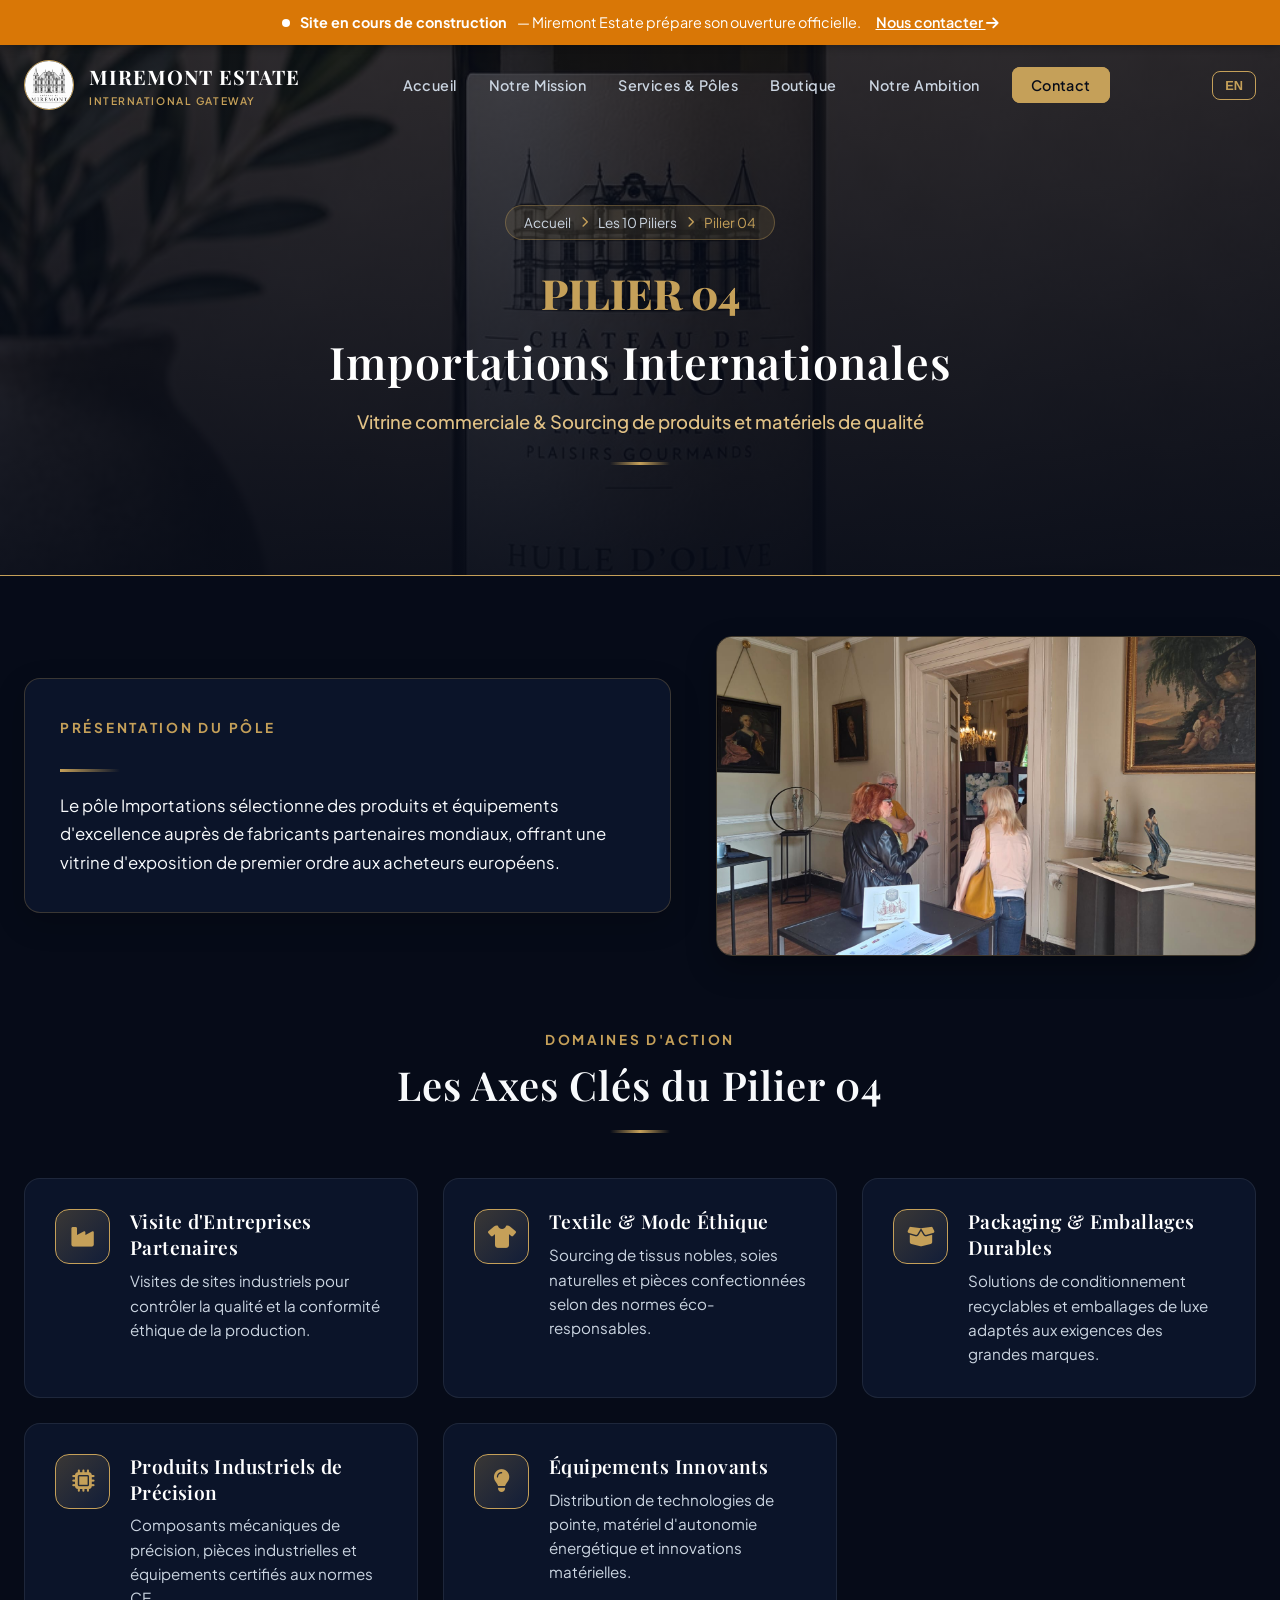
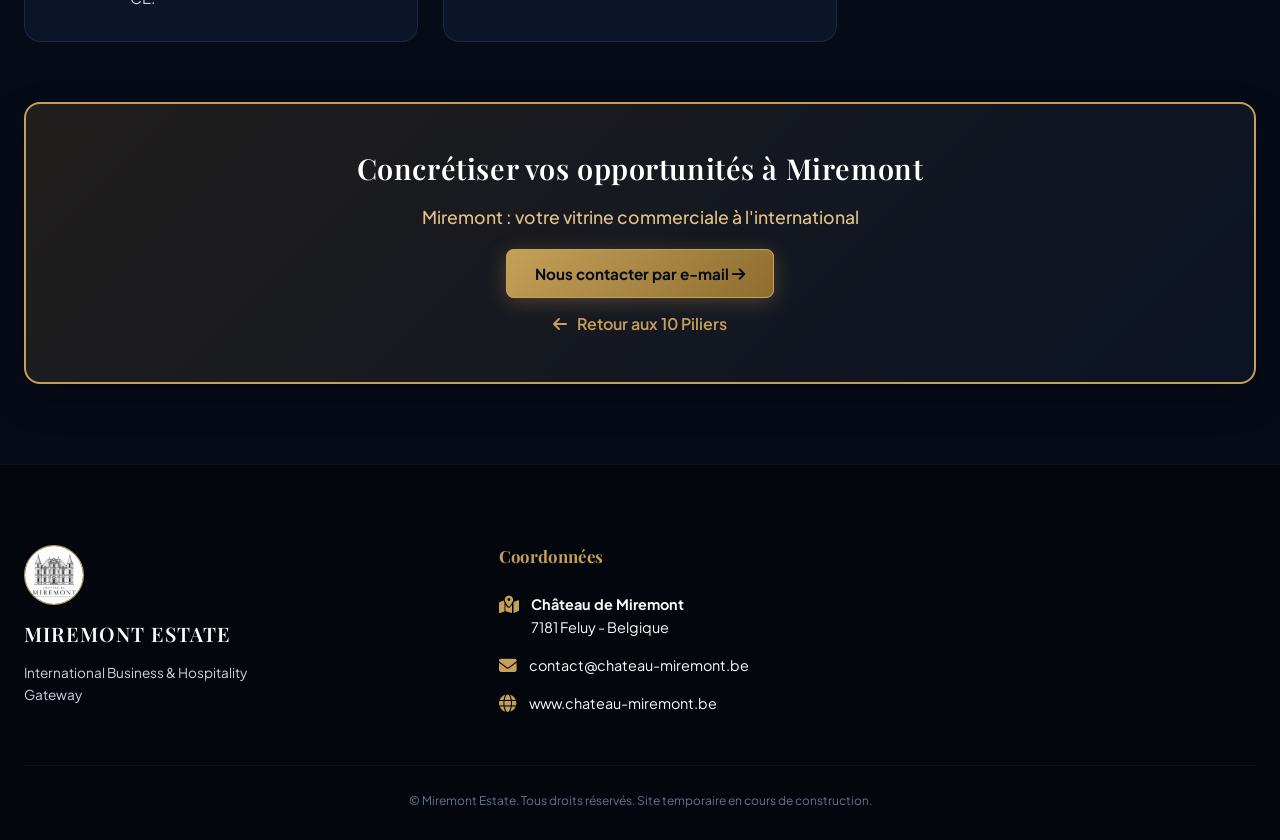
<file: pilier4.html>
<!DOCTYPE html>
<html lang="fr">
<head>
    <meta charset="UTF-8">
    <meta name="viewport" content="width=device-width, initial-scale=1.0">
    <title>Miremont Estate - Importations Internationales</title>
    <meta name="description" content="Le pôle Importations sélectionne des produits et équipements d'excellence auprès de fabricants partenaires mondiaux, offrant une vitrine d'exposition de premier ordre aux acheteurs européens.">
    
    <!-- Google Fonts -->
    <link rel="preconnect" href="https://fonts.googleapis.com">
    <link rel="preconnect" href="https://fonts.gstatic.com" crossorigin>
    <link href="https://fonts.googleapis.com/css2?family=Playfair+Display:ital,wght@0,400..900;1,400..900&family=Plus+Jakarta+Sans:ital,wght@0,200..800;1,200..800&display=swap" rel="stylesheet">
    
    <!-- FontAwesome -->
    <link rel="stylesheet" href="https://cdnjs.cloudflare.com/ajax/libs/font-awesome/6.4.0/css/all.min.css">
    
    <!-- Stylesheet with Cache-Busting -->
    <link rel="stylesheet" href="style.css?v=8.0">
    
    <style>
        .pillar-hero-banner {
            position: relative;
            padding: 160px 0 90px 0;
            background-size: cover;
            background-position: center;
            border-bottom: 1.5px solid var(--color-gold);
        }
        .pillar-hero-overlay-dark {
            position: absolute;
            top: 0;
            left: 0;
            width: 100%;
            height: 100%;
            background: linear-gradient(to bottom, rgba(6, 11, 24, 0.75) 0%, rgba(6, 11, 24, 0.95) 100%);
            z-index: 1;
        }
        .pillar-hero-inner {
            position: relative;
            z-index: 2;
            text-align: center;
            max-width: 900px;
            margin: 0 auto;
        }
        .pillar-badge-nav {
            display: inline-flex;
            align-items: center;
            gap: 10px;
            font-size: 0.85rem;
            color: var(--color-gold);
            margin-bottom: 20px;
            background-color: rgba(197, 160, 89, 0.12);
            padding: 6px 18px;
            border-radius: 20px;
            border: 1px solid rgba(197, 160, 89, 0.35);
        }
        .pillar-badge-nav a {
            color: var(--color-text-secondary);
        }
        .pillar-badge-nav a:hover {
            color: var(--color-gold);
        }
        .pillar-hero-num {
            font-family: var(--font-heading);
            font-size: 2.6rem;
            color: var(--color-gold);
            font-weight: 800;
            display: block;
            margin-bottom: 5px;
        }
        .pillar-hero-title {
            font-size: 2.8rem;
            margin-bottom: 15px;
            color: var(--color-white);
        }
        .pillar-hero-subtitle {
            font-size: 1.15rem;
            color: var(--color-gold-light);
            margin-bottom: 25px;
            font-weight: 500;
        }

        /* Story Section */
        .pillar-story-row {
            display: grid;
            grid-template-columns: 1.2fr 1fr;
            gap: 45px;
            align-items: center;
            margin: 60px 0 70px 0;
        }
        .pillar-story-text {
            background-color: var(--color-bg-card);
            border: 1.5px solid rgba(197, 160, 89, 0.25);
            border-radius: var(--border-radius-lg);
            padding: 35px;
            box-shadow: 0 10px 30px rgba(0, 0, 0, 0.2);
            backdrop-filter: blur(10px);
        }
        .pillar-story-text p {
            font-size: 1.05rem;
            line-height: 1.7;
            color: var(--color-text-primary);
            margin-bottom: 0;
        }
        .pillar-story-photo {
            border-radius: var(--border-radius-lg);
            overflow: hidden;
            border: 1.5px solid rgba(197, 160, 89, 0.3);
            box-shadow: 0 12px 30px rgba(0, 0, 0, 0.3);
            height: 320px;
        }
        .pillar-story-photo img {
            width: 100%;
            height: 100%;
            object-fit: cover;
        }

        /* Points Grid */
        .balanced-points-grid {
            display: grid;
            grid-template-columns: repeat(auto-fit, minmax(320px, 1fr));
            gap: 25px;
            margin-bottom: 60px;
        }
        .balanced-point-card {
            background-color: var(--color-bg-card);
            border: 1.5px solid rgba(255, 255, 255, 0.08);
            border-radius: var(--border-radius-lg);
            padding: 30px;
            display: flex;
            gap: 20px;
            align-items: flex-start;
            transition: var(--transition-smooth);
        }
        .balanced-point-card:hover {
            transform: translateY(-5px);
            border-color: var(--color-gold);
            box-shadow: var(--border-glow);
        }
        .balanced-point-icon {
            width: 55px;
            height: 55px;
            min-width: 55px;
            background: linear-gradient(135deg, rgba(197, 160, 89, 0.25) 0%, rgba(18, 30, 58, 0.9) 100%);
            border: 1.5px solid var(--color-gold);
            border-radius: 14px;
            display: flex;
            align-items: center;
            justify-content: center;
            color: var(--color-gold);
            font-size: 1.4rem;
        }
        .balanced-point-info h4 {
            font-size: 1.2rem;
            margin-bottom: 8px;
            color: var(--color-white);
        }
        .balanced-point-info p {
            font-size: 0.95rem;
            line-height: 1.6;
            color: var(--color-text-secondary);
        }

        /* Emphasis & CTA Card */
        .pillar-emphasis-card {
            background: linear-gradient(135deg, rgba(142, 109, 46, 0.2) 0%, rgba(11, 19, 37, 0.95) 100%);
            border: 2px solid var(--color-gold);
            border-radius: var(--border-radius-lg);
            padding: 45px 30px;
            text-align: center;
            box-shadow: 0 15px 35px rgba(0, 0, 0, 0.25);
            margin-bottom: 50px;
        }
        .pillar-emphasis-card h3 {
            font-size: 1.8rem;
            margin-bottom: 15px;
            color: var(--color-white);
        }
        .pillar-emphasis-card p {
            font-size: 1.1rem;
            color: var(--color-gold-light);
            max-width: 700px;
            margin: 0 auto 30px auto;
            font-weight: 500;
        }
        .btn-back-home-link {
            display: inline-flex;
            align-items: center;
            gap: 10px;
            margin-top: 25px;
            color: var(--color-gold);
            font-weight: 600;
        }
        .btn-back-home-link:hover {
            color: var(--color-white);
        }

        @media (max-width: 1024px) {
            .pillar-story-row {
                grid-template-columns: 1fr;
            }
        }

        @media (max-width: 768px) {
            .pillar-hero-banner {
                padding: 130px 0 60px 0;
            }
            .pillar-hero-title {
                font-size: 2rem;
            }
            .pillar-story-text {
                padding: 24px;
            }
            .balanced-point-card {
                flex-direction: column;
                gap: 15px;
                padding: 24px;
            }
            .pillar-emphasis-card {
                padding: 30px 20px;
            }
        }
    </style>
</head>
<body>

    <!-- Construction Notice Bar -->
    <div class="construction-bar" id="construction-bar">
        <div class="construction-bar-content">
            <span class="pulse-dot"></span>
            <strong>Site en cours de construction</strong> — Miremont Estate prépare son ouverture officielle. 
            <a href="index.html#contact" class="banner-link">Nous contacter <i class="fa-solid fa-arrow-right"></i></a>
        </div>
    </div>

    <!-- Navigation Header -->
    <header class="main-header">
        <div class="header-container">
            <a href="index.html" class="logo-area">
                <img src="image00021.jpeg" alt="Logo Château de Miremont" class="header-logo">
                <div class="logo-text">
                    <span class="logo-title">MIREMONT ESTATE</span>
                    <span class="logo-subtitle">INTERNATIONAL GATEWAY</span>
                </div>
            </a>
            <nav class="main-nav">
                <ul>
                    <li><a href="index.html#hero">Accueil</a></li>
                    <li><a href="index.html#mission">Notre Mission</a></li>
                    <li><a href="index.html#services">Services & Pôles</a></li>
                    <li><a href="index.html#boutique">Boutique</a></li>
                    <li><a href="index.html#ambition">Notre Ambition</a></li>
                    <li><a href="index.html#contact" class="nav-cta">Contact</a></li>
                </ul>
            </nav>
            <div class="header-actions">
                <button id="lang-switch" class="lang-switch-btn">EN</button>
                <button class="mobile-menu-toggle" aria-label="Ouvrir le menu">
                    <i class="fa-solid fa-bars"></i>
                </button>
            </div>
        </div>
    </header>

    <!-- Hero Banner -->
    <section class="pillar-hero-banner" style="background-image: url('image00028.jpeg');">
        <div class="pillar-hero-overlay-dark"></div>
        <div class="container">
            <div class="pillar-hero-inner">
                <div class="pillar-badge-nav">
                    <a href="index.html">Accueil</a>
                    <i class="fa-solid fa-chevron-right" style="font-size: 0.7rem;"></i>
                    <a href="index.html#services">Les 10 Piliers</a>
                    <i class="fa-solid fa-chevron-right" style="font-size: 0.7rem;"></i>
                    <span>Pilier 04</span>
                </div>
                <span class="pillar-hero-num">PILIER 04</span>
                <h1 class="pillar-hero-title i18n-text" data-fr="Importations Internationales" data-en="International Imports">Importations Internationales</h1>
                <p class="pillar-hero-subtitle i18n-text" data-fr="Vitrine commerciale & Sourcing de produits et matériels de qualité" data-en="Commercial showcase & sourcing of quality goods and equipment">Vitrine commerciale & Sourcing de produits et matériels de qualité</p>
                <div class="accent-line center"></div>
            </div>
        </div>
    </section>

    <main>
        <div class="container">
            
            <!-- Summary Row -->
            <section class="pillar-story-row">
                <div class="pillar-story-text">
                    <span class="section-subtitle i18n-text" data-fr="Présentation du Pôle" data-en="Pillar Overview">Présentation du Pôle</span>
                    <div class="accent-line"></div>
                    <p class="i18n-text" data-fr="Le pôle Importations sélectionne des produits et équipements d'excellence auprès de fabricants partenaires mondiaux, offrant une vitrine d'exposition de premier ordre aux acheteurs européens." data-en="The Imports pillar selects excellent products and equipment from global manufacturing partners, providing a premium showcase for European buyers.">Le pôle Importations sélectionne des produits et équipements d'excellence auprès de fabricants partenaires mondiaux, offrant une vitrine d'exposition de premier ordre aux acheteurs européens.</p>
                </div>
                <div class="pillar-story-photo">
                    <img src="image00007.jpeg" alt="Miremont Estate visuel pôle">
                </div>
            </section>

            <!-- Key Points Grid -->
            <section style="margin-bottom: 60px;">
                <div class="section-header text-center" style="margin-bottom: 45px;">
                    <span class="section-subtitle i18n-text" data-fr="Domaines d'Action" data-en="Key Focus Areas">Domaines d'Action</span>
                    <h2 class="section-title i18n-text" data-fr="Les Axes Clés du Pilier 04" data-en="Key Axes of Pillar 04">Les Axes Clés du Pilier 04</h2>
                    <div class="accent-line center"></div>
                </div>
                
                <div class="balanced-points-grid">
                    
                    <div class="balanced-point-card">
                        <div class="balanced-point-icon">
                            <i class="fa-solid fa-industry"></i>
                        </div>
                        <div class="balanced-point-info">
                            <h4 class="i18n-text" data-fr="Visite d'Entreprises Partenaires" data-en="Partner Company Visits">Visite d'Entreprises Partenaires</h4>
                            <p class="i18n-text" data-fr="Visites de sites industriels pour contrôler la qualité et la conformité éthique de la production." data-en="Industrial site visits to audit quality and ethical production compliance.">Visites de sites industriels pour contrôler la qualité et la conformité éthique de la production.</p>
                        </div>
                    </div>
                    <div class="balanced-point-card">
                        <div class="balanced-point-icon">
                            <i class="fa-solid fa-shirt"></i>
                        </div>
                        <div class="balanced-point-info">
                            <h4 class="i18n-text" data-fr="Textile & Mode Éthique" data-en="Textiles & Ethical Fashion">Textile & Mode Éthique</h4>
                            <p class="i18n-text" data-fr="Sourcing de tissus nobles, soies naturelles et pièces confectionnées selon des normes éco-responsables." data-en="Sourcing of fine fabrics, natural silks, and eco-responsibly crafted apparel.">Sourcing de tissus nobles, soies naturelles et pièces confectionnées selon des normes éco-responsables.</p>
                        </div>
                    </div>
                    <div class="balanced-point-card">
                        <div class="balanced-point-icon">
                            <i class="fa-solid fa-box-open"></i>
                        </div>
                        <div class="balanced-point-info">
                            <h4 class="i18n-text" data-fr="Packaging & Emballages Durables" data-en="Sustainable Packaging & Wrapping">Packaging & Emballages Durables</h4>
                            <p class="i18n-text" data-fr="Solutions de conditionnement recyclables et emballages de luxe adaptés aux exigences des grandes marques." data-en="Recyclable packaging solutions and luxury boxes tailored for premium brand requirements.">Solutions de conditionnement recyclables et emballages de luxe adaptés aux exigences des grandes marques.</p>
                        </div>
                    </div>
                    <div class="balanced-point-card">
                        <div class="balanced-point-icon">
                            <i class="fa-solid fa-microchip"></i>
                        </div>
                        <div class="balanced-point-info">
                            <h4 class="i18n-text" data-fr="Produits Industriels de Précision" data-en="Precision Industrial Products">Produits Industriels de Précision</h4>
                            <p class="i18n-text" data-fr="Composants mécaniques de précision, pièces industrielles et équipements certifiés aux normes CE." data-en="Precision mechanical components, industrial parts, and equipment certified to CE standards.">Composants mécaniques de précision, pièces industrielles et équipements certifiés aux normes CE.</p>
                        </div>
                    </div>
                    <div class="balanced-point-card">
                        <div class="balanced-point-icon">
                            <i class="fa-solid fa-lightbulb"></i>
                        </div>
                        <div class="balanced-point-info">
                            <h4 class="i18n-text" data-fr="Équipements Innovants" data-en="Innovative Equipment">Équipements Innovants</h4>
                            <p class="i18n-text" data-fr="Distribution de technologies de pointe, matériel d'autonomie énergétique et innovations matérielles." data-en="Distribution of cutting-edge technology, energy autonomy equipment, and hardware innovations.">Distribution de technologies de pointe, matériel d'autonomie énergétique et innovations matérielles.</p>
                        </div>
                    </div>
                </div>
            </section>

            <!-- Emphasis & Contact Card -->
            <div class="pillar-emphasis-card">
                <h3 class="i18n-text" data-fr="Concrétiser vos opportunités à Miremont" data-en="Turn your opportunities into reality at Miremont">Concrétiser vos opportunités à Miremont</h3>
                <p class="i18n-text" data-fr="Miremont : votre vitrine commerciale à l'international" data-en="Miremont: your international commercial showcase">Miremont : votre vitrine commerciale à l'international</p>
                <a href="index.html#contact" class="btn-primary">
                    <span class="i18n-text" data-fr="Nous contacter par e-mail" data-en="Contact us by email">Nous contacter par e-mail</span> 
                    <i class="fa-solid fa-arrow-right"></i>
                </a>
                <br>
                <a href="index.html#services" class="btn-back-home-link">
                    <i class="fa-solid fa-arrow-left"></i> 
                    <span class="i18n-text" data-fr="Retour aux 10 Piliers" data-en="Back to 10 Pillars">Retour aux 10 Piliers</span>
                </a>
            </div>

        </div>
    </main>

    <!-- Footer -->
    <footer class="site-footer" style="margin-top: 80px;">
        <div class="container">
            <div class="footer-grid">
                <div class="footer-col-brand">
                    <img src="image00021.jpeg" alt="Château de Miremont Logo" class="footer-logo">
                    <h4>MIREMONT ESTATE</h4>
                    <p class="footer-tagline">International Business & Hospitality Gateway</p>
                </div>
                <div class="footer-col-contact">
                    <h4>Coordonnées</h4>
                    <ul class="footer-contact-list">
                        <li>
                            <i class="fa-solid fa-map-location-dot"></i>
                            <span><strong>Château de Miremont</strong><br>7181 Feluy - Belgique</span>
                        </li>
                        <li>
                            <i class="fa-solid fa-envelope"></i>
                            <a href="mailto:contact@chateau-miremont.be">contact@chateau-miremont.be</a>
                        </li>
                        <li>
                            <i class="fa-solid fa-globe"></i>
                            <a href="https://www.chateau-miremont.be">www.chateau-miremont.be</a>
                        </li>
                    </ul>
                </div>
            </div>
            <div class="footer-bottom">
                <p>&copy; Miremont Estate. Tous droits réservés. Site temporaire en cours de construction.</p>
            </div>
        </div>
    </footer>

    <!-- i18n & Mobile Script -->
    <script>
        document.addEventListener('DOMContentLoaded', () => {
            const langBtn = document.getElementById('lang-switch');
            let currentLang = 'FR';

            if (langBtn) {
                langBtn.addEventListener('click', () => {
                    currentLang = currentLang === 'FR' ? 'EN' : 'FR';
                    langBtn.textContent = currentLang === 'FR' ? 'EN' : 'FR';

                    document.querySelectorAll('.i18n-text').forEach(el => {
                        const text = el.getAttribute(`data-${currentLang.toLowerCase()}`);
                        if (text) {
                            el.innerHTML = text;
                        }
                    });
                });
            }

            const toggleBtn = document.querySelector('.mobile-menu-toggle');
            const mainNav = document.querySelector('.main-nav');
            if (toggleBtn && mainNav) {
                toggleBtn.addEventListener('click', () => {
                    mainNav.classList.toggle('nav-active');
                });
            }
        });
    </script>

</body>
</html>
</file>
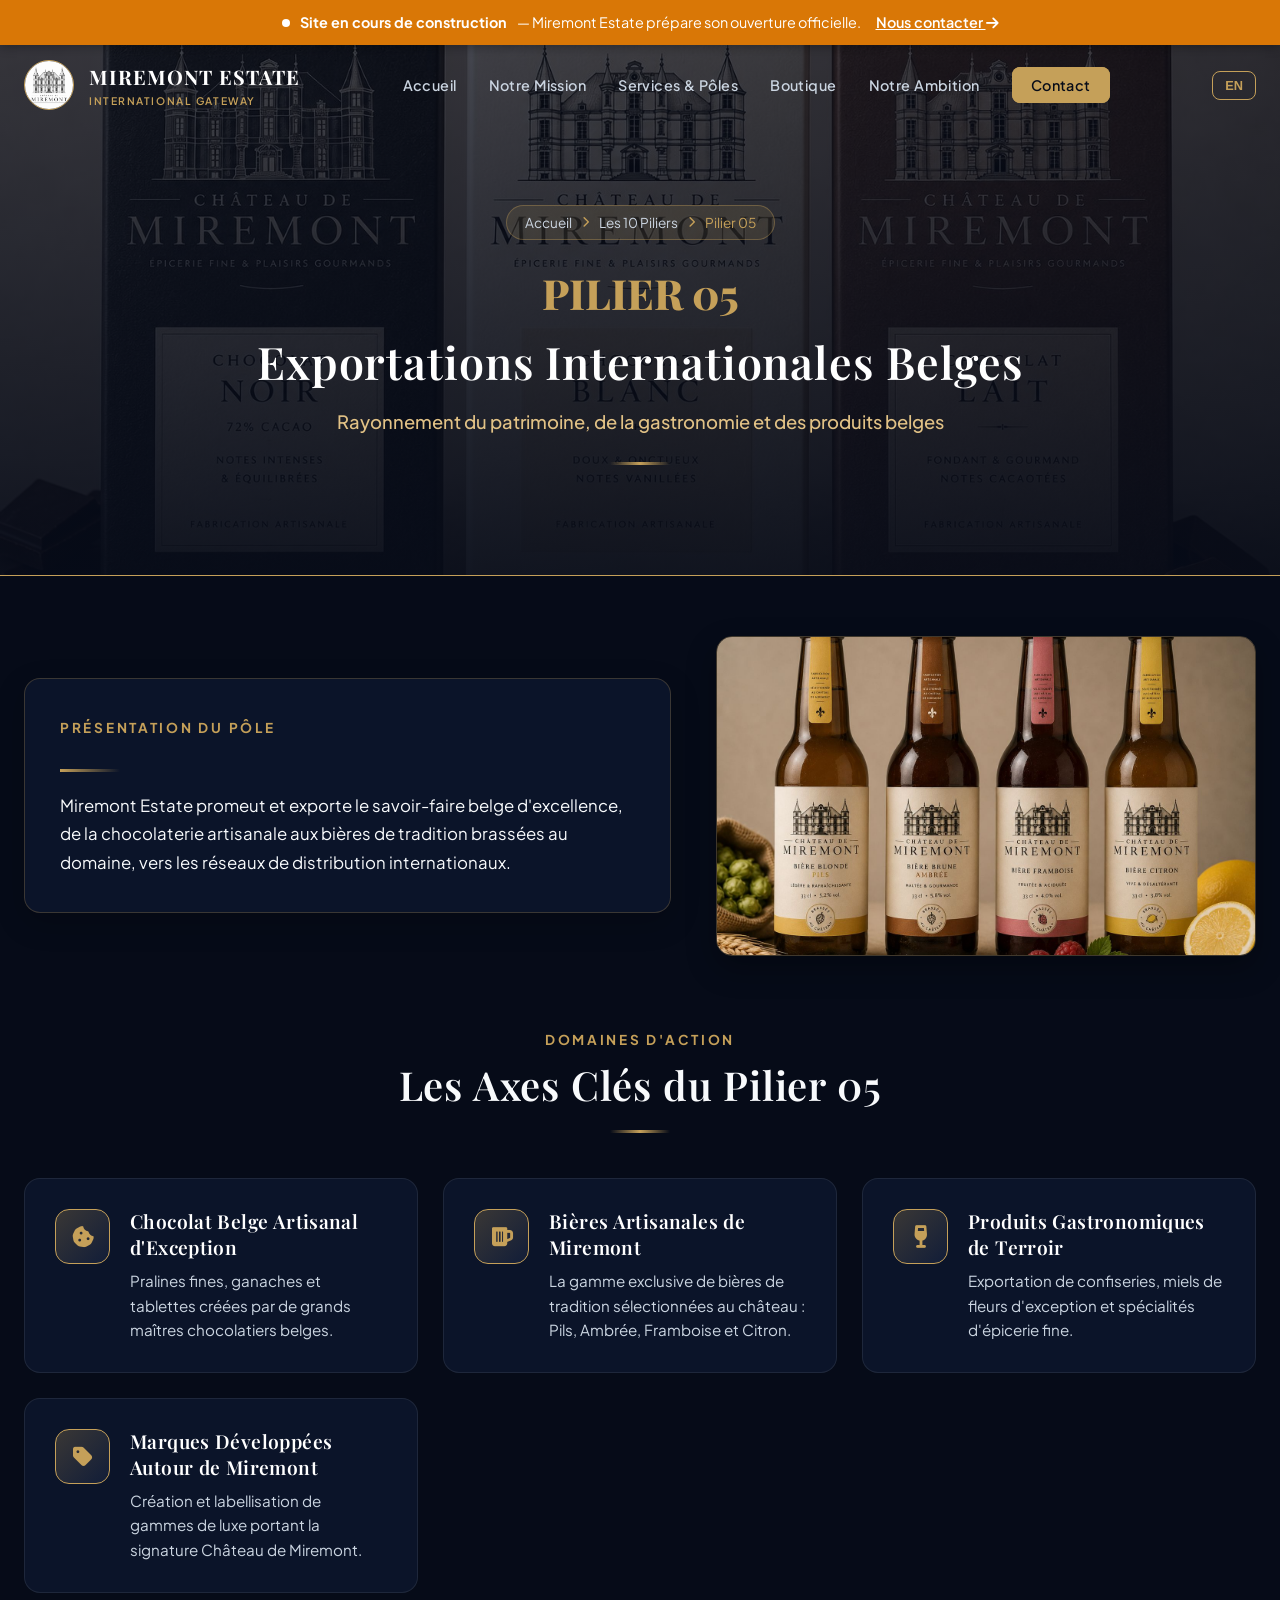
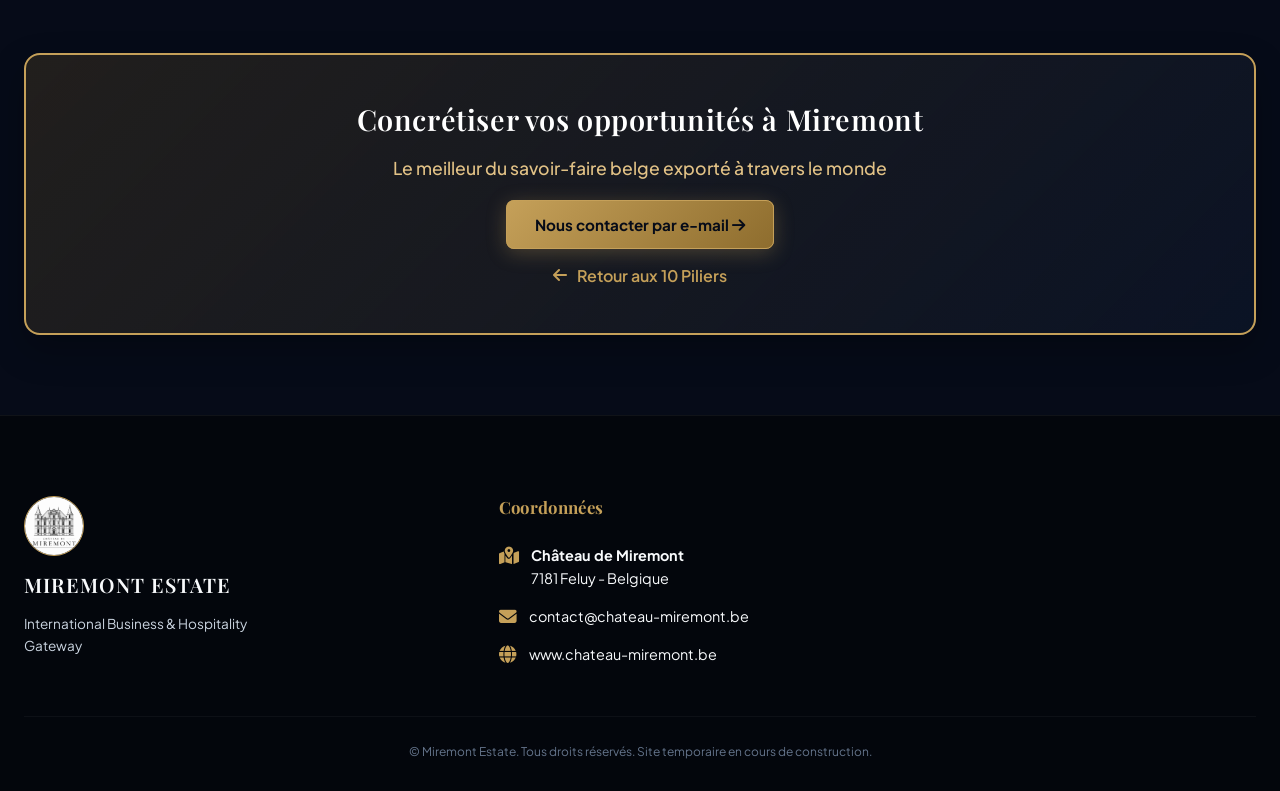
<file: pilier5.html>
<!DOCTYPE html>
<html lang="fr">
<head>
    <meta charset="UTF-8">
    <meta name="viewport" content="width=device-width, initial-scale=1.0">
    <title>Miremont Estate - Exportations Internationales Belges</title>
    <meta name="description" content="Miremont Estate promeut et exporte le savoir-faire belge d'excellence, de la chocolaterie artisanale aux bières de tradition brassées au domaine, vers les réseaux de distribution internationaux.">
    
    <!-- Google Fonts -->
    <link rel="preconnect" href="https://fonts.googleapis.com">
    <link rel="preconnect" href="https://fonts.gstatic.com" crossorigin>
    <link href="https://fonts.googleapis.com/css2?family=Playfair+Display:ital,wght@0,400..900;1,400..900&family=Plus+Jakarta+Sans:ital,wght@0,200..800;1,200..800&display=swap" rel="stylesheet">
    
    <!-- FontAwesome -->
    <link rel="stylesheet" href="https://cdnjs.cloudflare.com/ajax/libs/font-awesome/6.4.0/css/all.min.css">
    
    <!-- Stylesheet with Cache-Busting -->
    <link rel="stylesheet" href="style.css?v=8.0">
    
    <style>
        .pillar-hero-banner {
            position: relative;
            padding: 160px 0 90px 0;
            background-size: cover;
            background-position: center;
            border-bottom: 1.5px solid var(--color-gold);
        }
        .pillar-hero-overlay-dark {
            position: absolute;
            top: 0;
            left: 0;
            width: 100%;
            height: 100%;
            background: linear-gradient(to bottom, rgba(6, 11, 24, 0.75) 0%, rgba(6, 11, 24, 0.95) 100%);
            z-index: 1;
        }
        .pillar-hero-inner {
            position: relative;
            z-index: 2;
            text-align: center;
            max-width: 900px;
            margin: 0 auto;
        }
        .pillar-badge-nav {
            display: inline-flex;
            align-items: center;
            gap: 10px;
            font-size: 0.85rem;
            color: var(--color-gold);
            margin-bottom: 20px;
            background-color: rgba(197, 160, 89, 0.12);
            padding: 6px 18px;
            border-radius: 20px;
            border: 1px solid rgba(197, 160, 89, 0.35);
        }
        .pillar-badge-nav a {
            color: var(--color-text-secondary);
        }
        .pillar-badge-nav a:hover {
            color: var(--color-gold);
        }
        .pillar-hero-num {
            font-family: var(--font-heading);
            font-size: 2.6rem;
            color: var(--color-gold);
            font-weight: 800;
            display: block;
            margin-bottom: 5px;
        }
        .pillar-hero-title {
            font-size: 2.8rem;
            margin-bottom: 15px;
            color: var(--color-white);
        }
        .pillar-hero-subtitle {
            font-size: 1.15rem;
            color: var(--color-gold-light);
            margin-bottom: 25px;
            font-weight: 500;
        }

        /* Story Section */
        .pillar-story-row {
            display: grid;
            grid-template-columns: 1.2fr 1fr;
            gap: 45px;
            align-items: center;
            margin: 60px 0 70px 0;
        }
        .pillar-story-text {
            background-color: var(--color-bg-card);
            border: 1.5px solid rgba(197, 160, 89, 0.25);
            border-radius: var(--border-radius-lg);
            padding: 35px;
            box-shadow: 0 10px 30px rgba(0, 0, 0, 0.2);
            backdrop-filter: blur(10px);
        }
        .pillar-story-text p {
            font-size: 1.05rem;
            line-height: 1.7;
            color: var(--color-text-primary);
            margin-bottom: 0;
        }
        .pillar-story-photo {
            border-radius: var(--border-radius-lg);
            overflow: hidden;
            border: 1.5px solid rgba(197, 160, 89, 0.3);
            box-shadow: 0 12px 30px rgba(0, 0, 0, 0.3);
            height: 320px;
        }
        .pillar-story-photo img {
            width: 100%;
            height: 100%;
            object-fit: cover;
        }

        /* Points Grid */
        .balanced-points-grid {
            display: grid;
            grid-template-columns: repeat(auto-fit, minmax(320px, 1fr));
            gap: 25px;
            margin-bottom: 60px;
        }
        .balanced-point-card {
            background-color: var(--color-bg-card);
            border: 1.5px solid rgba(255, 255, 255, 0.08);
            border-radius: var(--border-radius-lg);
            padding: 30px;
            display: flex;
            gap: 20px;
            align-items: flex-start;
            transition: var(--transition-smooth);
        }
        .balanced-point-card:hover {
            transform: translateY(-5px);
            border-color: var(--color-gold);
            box-shadow: var(--border-glow);
        }
        .balanced-point-icon {
            width: 55px;
            height: 55px;
            min-width: 55px;
            background: linear-gradient(135deg, rgba(197, 160, 89, 0.25) 0%, rgba(18, 30, 58, 0.9) 100%);
            border: 1.5px solid var(--color-gold);
            border-radius: 14px;
            display: flex;
            align-items: center;
            justify-content: center;
            color: var(--color-gold);
            font-size: 1.4rem;
        }
        .balanced-point-info h4 {
            font-size: 1.2rem;
            margin-bottom: 8px;
            color: var(--color-white);
        }
        .balanced-point-info p {
            font-size: 0.95rem;
            line-height: 1.6;
            color: var(--color-text-secondary);
        }

        /* Emphasis & CTA Card */
        .pillar-emphasis-card {
            background: linear-gradient(135deg, rgba(142, 109, 46, 0.2) 0%, rgba(11, 19, 37, 0.95) 100%);
            border: 2px solid var(--color-gold);
            border-radius: var(--border-radius-lg);
            padding: 45px 30px;
            text-align: center;
            box-shadow: 0 15px 35px rgba(0, 0, 0, 0.25);
            margin-bottom: 50px;
        }
        .pillar-emphasis-card h3 {
            font-size: 1.8rem;
            margin-bottom: 15px;
            color: var(--color-white);
        }
        .pillar-emphasis-card p {
            font-size: 1.1rem;
            color: var(--color-gold-light);
            max-width: 700px;
            margin: 0 auto 30px auto;
            font-weight: 500;
        }
        .btn-back-home-link {
            display: inline-flex;
            align-items: center;
            gap: 10px;
            margin-top: 25px;
            color: var(--color-gold);
            font-weight: 600;
        }
        .btn-back-home-link:hover {
            color: var(--color-white);
        }

        @media (max-width: 1024px) {
            .pillar-story-row {
                grid-template-columns: 1fr;
            }
        }

        @media (max-width: 768px) {
            .pillar-hero-banner {
                padding: 130px 0 60px 0;
            }
            .pillar-hero-title {
                font-size: 2rem;
            }
            .pillar-story-text {
                padding: 24px;
            }
            .balanced-point-card {
                flex-direction: column;
                gap: 15px;
                padding: 24px;
            }
            .pillar-emphasis-card {
                padding: 30px 20px;
            }
        }
    </style>
</head>
<body>

    <!-- Construction Notice Bar -->
    <div class="construction-bar" id="construction-bar">
        <div class="construction-bar-content">
            <span class="pulse-dot"></span>
            <strong>Site en cours de construction</strong> — Miremont Estate prépare son ouverture officielle. 
            <a href="index.html#contact" class="banner-link">Nous contacter <i class="fa-solid fa-arrow-right"></i></a>
        </div>
    </div>

    <!-- Navigation Header -->
    <header class="main-header">
        <div class="header-container">
            <a href="index.html" class="logo-area">
                <img src="image00021.jpeg" alt="Logo Château de Miremont" class="header-logo">
                <div class="logo-text">
                    <span class="logo-title">MIREMONT ESTATE</span>
                    <span class="logo-subtitle">INTERNATIONAL GATEWAY</span>
                </div>
            </a>
            <nav class="main-nav">
                <ul>
                    <li><a href="index.html#hero">Accueil</a></li>
                    <li><a href="index.html#mission">Notre Mission</a></li>
                    <li><a href="index.html#services">Services & Pôles</a></li>
                    <li><a href="index.html#boutique">Boutique</a></li>
                    <li><a href="index.html#ambition">Notre Ambition</a></li>
                    <li><a href="index.html#contact" class="nav-cta">Contact</a></li>
                </ul>
            </nav>
            <div class="header-actions">
                <button id="lang-switch" class="lang-switch-btn">EN</button>
                <button class="mobile-menu-toggle" aria-label="Ouvrir le menu">
                    <i class="fa-solid fa-bars"></i>
                </button>
            </div>
        </div>
    </header>

    <!-- Hero Banner -->
    <section class="pillar-hero-banner" style="background-image: url('image00034.jpeg');">
        <div class="pillar-hero-overlay-dark"></div>
        <div class="container">
            <div class="pillar-hero-inner">
                <div class="pillar-badge-nav">
                    <a href="index.html">Accueil</a>
                    <i class="fa-solid fa-chevron-right" style="font-size: 0.7rem;"></i>
                    <a href="index.html#services">Les 10 Piliers</a>
                    <i class="fa-solid fa-chevron-right" style="font-size: 0.7rem;"></i>
                    <span>Pilier 05</span>
                </div>
                <span class="pillar-hero-num">PILIER 05</span>
                <h1 class="pillar-hero-title i18n-text" data-fr="Exportations Internationales Belges" data-en="Belgian Products Exported Globally">Exportations Internationales Belges</h1>
                <p class="pillar-hero-subtitle i18n-text" data-fr="Rayonnement du patrimoine, de la gastronomie et des produits belges" data-en="Promoting Belgian heritage, gastronomy and fine products worldwide">Rayonnement du patrimoine, de la gastronomie et des produits belges</p>
                <div class="accent-line center"></div>
            </div>
        </div>
    </section>

    <main>
        <div class="container">
            
            <!-- Summary Row -->
            <section class="pillar-story-row">
                <div class="pillar-story-text">
                    <span class="section-subtitle i18n-text" data-fr="Présentation du Pôle" data-en="Pillar Overview">Présentation du Pôle</span>
                    <div class="accent-line"></div>
                    <p class="i18n-text" data-fr="Miremont Estate promeut et exporte le savoir-faire belge d'excellence, de la chocolaterie artisanale aux bières de tradition brassées au domaine, vers les réseaux de distribution internationaux." data-en="Miremont Estate promotes and exports Belgian craftsmanship of excellence, from artisanal chocolates to traditional estate-brewed beers, to global distribution networks.">Miremont Estate promeut et exporte le savoir-faire belge d'excellence, de la chocolaterie artisanale aux bières de tradition brassées au domaine, vers les réseaux de distribution internationaux.</p>
                </div>
                <div class="pillar-story-photo">
                    <img src="image00048.jpeg" alt="Miremont Estate visuel pôle">
                </div>
            </section>

            <!-- Key Points Grid -->
            <section style="margin-bottom: 60px;">
                <div class="section-header text-center" style="margin-bottom: 45px;">
                    <span class="section-subtitle i18n-text" data-fr="Domaines d'Action" data-en="Key Focus Areas">Domaines d'Action</span>
                    <h2 class="section-title i18n-text" data-fr="Les Axes Clés du Pilier 05" data-en="Key Axes of Pillar 05">Les Axes Clés du Pilier 05</h2>
                    <div class="accent-line center"></div>
                </div>
                
                <div class="balanced-points-grid">
                    
                    <div class="balanced-point-card">
                        <div class="balanced-point-icon">
                            <i class="fa-solid fa-cookie-bite"></i>
                        </div>
                        <div class="balanced-point-info">
                            <h4 class="i18n-text" data-fr="Chocolat Belge Artisanal d'Exception" data-en="Exceptional Artisanal Belgian Chocolate">Chocolat Belge Artisanal d'Exception</h4>
                            <p class="i18n-text" data-fr="Pralines fines, ganaches et tablettes créées par de grands maîtres chocolatiers belges." data-en="Fine pralines, ganaches, and chocolate bars crafted by master Belgian chocolatiers.">Pralines fines, ganaches et tablettes créées par de grands maîtres chocolatiers belges.</p>
                        </div>
                    </div>
                    <div class="balanced-point-card">
                        <div class="balanced-point-icon">
                            <i class="fa-solid fa-beer-mug-empty"></i>
                        </div>
                        <div class="balanced-point-info">
                            <h4 class="i18n-text" data-fr="Bières Artisanales de Miremont" data-en="Miremont Artisanal Beers">Bières Artisanales de Miremont</h4>
                            <p class="i18n-text" data-fr="La gamme exclusive de bières de tradition sélectionnées au château : Pils, Ambrée, Framboise et Citron." data-en="Exclusive range of castle-selected traditional beers: Pils, Amber, Raspberry, and Lemon.">La gamme exclusive de bières de tradition sélectionnées au château : Pils, Ambrée, Framboise et Citron.</p>
                        </div>
                    </div>
                    <div class="balanced-point-card">
                        <div class="balanced-point-icon">
                            <i class="fa-solid fa-wine-glass"></i>
                        </div>
                        <div class="balanced-point-info">
                            <h4 class="i18n-text" data-fr="Produits Gastronomiques de Terroir" data-en="Gourmet Terroir Products">Produits Gastronomiques de Terroir</h4>
                            <p class="i18n-text" data-fr="Exportation de confiseries, miels de fleurs d'exception et spécialités d'épicerie fine." data-en="Exportation of fine confectionery, flower honey, and specialty gourmet delicacies.">Exportation de confiseries, miels de fleurs d'exception et spécialités d'épicerie fine.</p>
                        </div>
                    </div>
                    <div class="balanced-point-card">
                        <div class="balanced-point-icon">
                            <i class="fa-solid fa-tag"></i>
                        </div>
                        <div class="balanced-point-info">
                            <h4 class="i18n-text" data-fr="Marques Développées Autour de Miremont" data-en="Brands Developed Around Miremont">Marques Développées Autour de Miremont</h4>
                            <p class="i18n-text" data-fr="Création et labellisation de gammes de luxe portant la signature Château de Miremont." data-en="Creation and labeling of luxury product ranges bearing the Château de Miremont seal.">Création et labellisation de gammes de luxe portant la signature Château de Miremont.</p>
                        </div>
                    </div>
                </div>
            </section>

            <!-- Emphasis & Contact Card -->
            <div class="pillar-emphasis-card">
                <h3 class="i18n-text" data-fr="Concrétiser vos opportunités à Miremont" data-en="Turn your opportunities into reality at Miremont">Concrétiser vos opportunités à Miremont</h3>
                <p class="i18n-text" data-fr="Le meilleur du savoir-faire belge exporté à travers le monde" data-en="The best of Belgian know-how exported worldwide">Le meilleur du savoir-faire belge exporté à travers le monde</p>
                <a href="index.html#contact" class="btn-primary">
                    <span class="i18n-text" data-fr="Nous contacter par e-mail" data-en="Contact us by email">Nous contacter par e-mail</span> 
                    <i class="fa-solid fa-arrow-right"></i>
                </a>
                <br>
                <a href="index.html#services" class="btn-back-home-link">
                    <i class="fa-solid fa-arrow-left"></i> 
                    <span class="i18n-text" data-fr="Retour aux 10 Piliers" data-en="Back to 10 Pillars">Retour aux 10 Piliers</span>
                </a>
            </div>

        </div>
    </main>

    <!-- Footer -->
    <footer class="site-footer" style="margin-top: 80px;">
        <div class="container">
            <div class="footer-grid">
                <div class="footer-col-brand">
                    <img src="image00021.jpeg" alt="Château de Miremont Logo" class="footer-logo">
                    <h4>MIREMONT ESTATE</h4>
                    <p class="footer-tagline">International Business & Hospitality Gateway</p>
                </div>
                <div class="footer-col-contact">
                    <h4>Coordonnées</h4>
                    <ul class="footer-contact-list">
                        <li>
                            <i class="fa-solid fa-map-location-dot"></i>
                            <span><strong>Château de Miremont</strong><br>7181 Feluy - Belgique</span>
                        </li>
                        <li>
                            <i class="fa-solid fa-envelope"></i>
                            <a href="mailto:contact@chateau-miremont.be">contact@chateau-miremont.be</a>
                        </li>
                        <li>
                            <i class="fa-solid fa-globe"></i>
                            <a href="https://www.chateau-miremont.be">www.chateau-miremont.be</a>
                        </li>
                    </ul>
                </div>
            </div>
            <div class="footer-bottom">
                <p>&copy; Miremont Estate. Tous droits réservés. Site temporaire en cours de construction.</p>
            </div>
        </div>
    </footer>

    <!-- i18n & Mobile Script -->
    <script>
        document.addEventListener('DOMContentLoaded', () => {
            const langBtn = document.getElementById('lang-switch');
            let currentLang = 'FR';

            if (langBtn) {
                langBtn.addEventListener('click', () => {
                    currentLang = currentLang === 'FR' ? 'EN' : 'FR';
                    langBtn.textContent = currentLang === 'FR' ? 'EN' : 'FR';

                    document.querySelectorAll('.i18n-text').forEach(el => {
                        const text = el.getAttribute(`data-${currentLang.toLowerCase()}`);
                        if (text) {
                            el.innerHTML = text;
                        }
                    });
                });
            }

            const toggleBtn = document.querySelector('.mobile-menu-toggle');
            const mainNav = document.querySelector('.main-nav');
            if (toggleBtn && mainNav) {
                toggleBtn.addEventListener('click', () => {
                    mainNav.classList.toggle('nav-active');
                });
            }
        });
    </script>

</body>
</html>
</file>
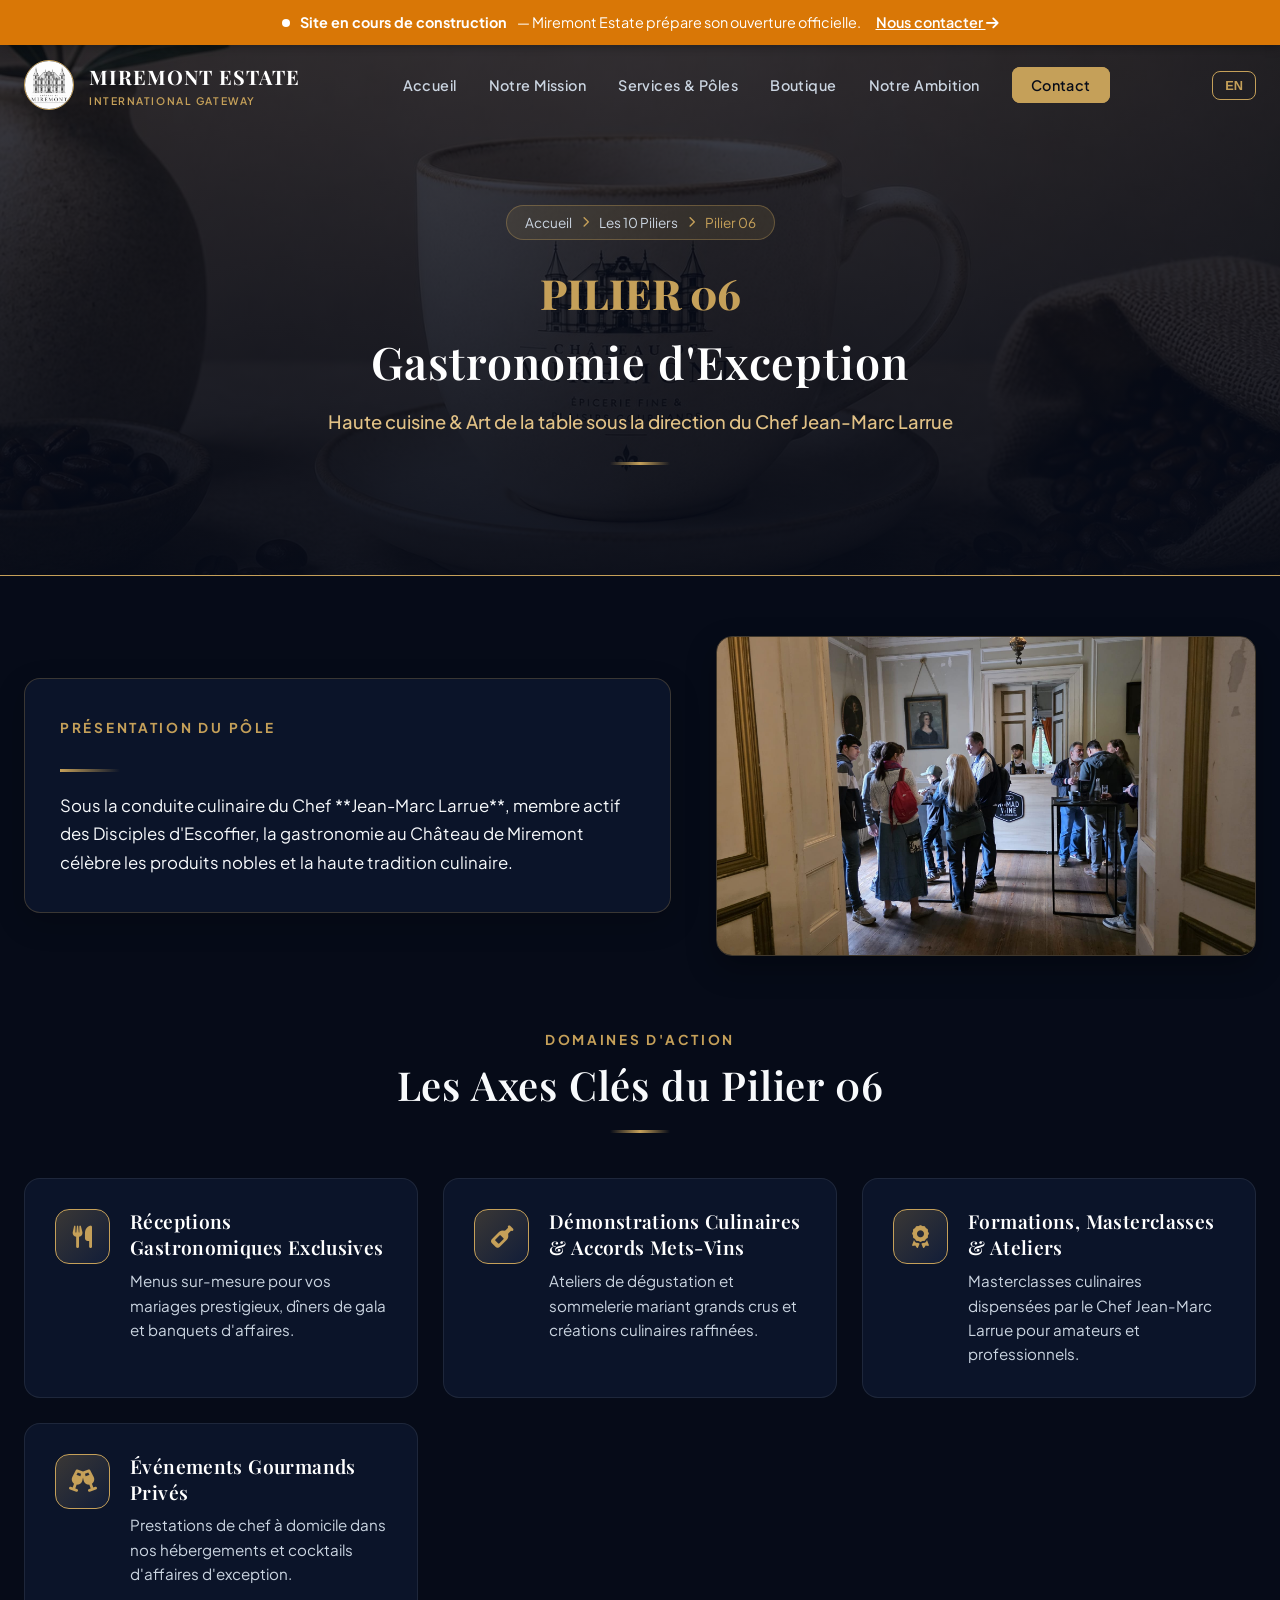
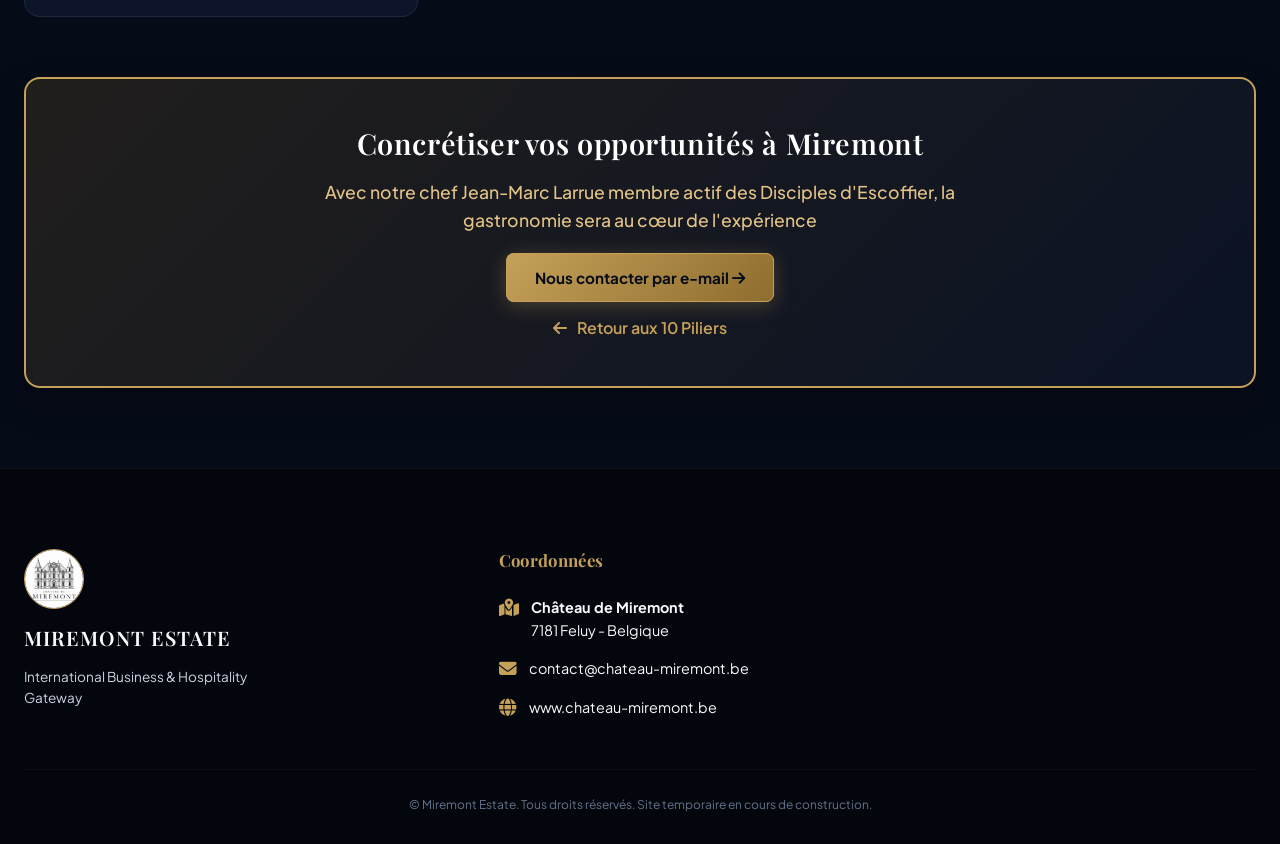
<file: pilier6.html>
<!DOCTYPE html>
<html lang="fr">
<head>
    <meta charset="UTF-8">
    <meta name="viewport" content="width=device-width, initial-scale=1.0">
    <title>Miremont Estate - Gastronomie d'Exception</title>
    <meta name="description" content="Sous la conduite culinaire du Chef **Jean-Marc Larrue**, membre actif des Disciples d'Escoffier, la gastronomie au Château de Miremont célèbre les produits nobles et la haute tradition culinaire.">
    
    <!-- Google Fonts -->
    <link rel="preconnect" href="https://fonts.googleapis.com">
    <link rel="preconnect" href="https://fonts.gstatic.com" crossorigin>
    <link href="https://fonts.googleapis.com/css2?family=Playfair+Display:ital,wght@0,400..900;1,400..900&family=Plus+Jakarta+Sans:ital,wght@0,200..800;1,200..800&display=swap" rel="stylesheet">
    
    <!-- FontAwesome -->
    <link rel="stylesheet" href="https://cdnjs.cloudflare.com/ajax/libs/font-awesome/6.4.0/css/all.min.css">
    
    <!-- Stylesheet with Cache-Busting -->
    <link rel="stylesheet" href="style.css?v=8.0">
    
    <style>
        .pillar-hero-banner {
            position: relative;
            padding: 160px 0 90px 0;
            background-size: cover;
            background-position: center;
            border-bottom: 1.5px solid var(--color-gold);
        }
        .pillar-hero-overlay-dark {
            position: absolute;
            top: 0;
            left: 0;
            width: 100%;
            height: 100%;
            background: linear-gradient(to bottom, rgba(6, 11, 24, 0.75) 0%, rgba(6, 11, 24, 0.95) 100%);
            z-index: 1;
        }
        .pillar-hero-inner {
            position: relative;
            z-index: 2;
            text-align: center;
            max-width: 900px;
            margin: 0 auto;
        }
        .pillar-badge-nav {
            display: inline-flex;
            align-items: center;
            gap: 10px;
            font-size: 0.85rem;
            color: var(--color-gold);
            margin-bottom: 20px;
            background-color: rgba(197, 160, 89, 0.12);
            padding: 6px 18px;
            border-radius: 20px;
            border: 1px solid rgba(197, 160, 89, 0.35);
        }
        .pillar-badge-nav a {
            color: var(--color-text-secondary);
        }
        .pillar-badge-nav a:hover {
            color: var(--color-gold);
        }
        .pillar-hero-num {
            font-family: var(--font-heading);
            font-size: 2.6rem;
            color: var(--color-gold);
            font-weight: 800;
            display: block;
            margin-bottom: 5px;
        }
        .pillar-hero-title {
            font-size: 2.8rem;
            margin-bottom: 15px;
            color: var(--color-white);
        }
        .pillar-hero-subtitle {
            font-size: 1.15rem;
            color: var(--color-gold-light);
            margin-bottom: 25px;
            font-weight: 500;
        }

        /* Story Section */
        .pillar-story-row {
            display: grid;
            grid-template-columns: 1.2fr 1fr;
            gap: 45px;
            align-items: center;
            margin: 60px 0 70px 0;
        }
        .pillar-story-text {
            background-color: var(--color-bg-card);
            border: 1.5px solid rgba(197, 160, 89, 0.25);
            border-radius: var(--border-radius-lg);
            padding: 35px;
            box-shadow: 0 10px 30px rgba(0, 0, 0, 0.2);
            backdrop-filter: blur(10px);
        }
        .pillar-story-text p {
            font-size: 1.05rem;
            line-height: 1.7;
            color: var(--color-text-primary);
            margin-bottom: 0;
        }
        .pillar-story-photo {
            border-radius: var(--border-radius-lg);
            overflow: hidden;
            border: 1.5px solid rgba(197, 160, 89, 0.3);
            box-shadow: 0 12px 30px rgba(0, 0, 0, 0.3);
            height: 320px;
        }
        .pillar-story-photo img {
            width: 100%;
            height: 100%;
            object-fit: cover;
        }

        /* Points Grid */
        .balanced-points-grid {
            display: grid;
            grid-template-columns: repeat(auto-fit, minmax(320px, 1fr));
            gap: 25px;
            margin-bottom: 60px;
        }
        .balanced-point-card {
            background-color: var(--color-bg-card);
            border: 1.5px solid rgba(255, 255, 255, 0.08);
            border-radius: var(--border-radius-lg);
            padding: 30px;
            display: flex;
            gap: 20px;
            align-items: flex-start;
            transition: var(--transition-smooth);
        }
        .balanced-point-card:hover {
            transform: translateY(-5px);
            border-color: var(--color-gold);
            box-shadow: var(--border-glow);
        }
        .balanced-point-icon {
            width: 55px;
            height: 55px;
            min-width: 55px;
            background: linear-gradient(135deg, rgba(197, 160, 89, 0.25) 0%, rgba(18, 30, 58, 0.9) 100%);
            border: 1.5px solid var(--color-gold);
            border-radius: 14px;
            display: flex;
            align-items: center;
            justify-content: center;
            color: var(--color-gold);
            font-size: 1.4rem;
        }
        .balanced-point-info h4 {
            font-size: 1.2rem;
            margin-bottom: 8px;
            color: var(--color-white);
        }
        .balanced-point-info p {
            font-size: 0.95rem;
            line-height: 1.6;
            color: var(--color-text-secondary);
        }

        /* Emphasis & CTA Card */
        .pillar-emphasis-card {
            background: linear-gradient(135deg, rgba(142, 109, 46, 0.2) 0%, rgba(11, 19, 37, 0.95) 100%);
            border: 2px solid var(--color-gold);
            border-radius: var(--border-radius-lg);
            padding: 45px 30px;
            text-align: center;
            box-shadow: 0 15px 35px rgba(0, 0, 0, 0.25);
            margin-bottom: 50px;
        }
        .pillar-emphasis-card h3 {
            font-size: 1.8rem;
            margin-bottom: 15px;
            color: var(--color-white);
        }
        .pillar-emphasis-card p {
            font-size: 1.1rem;
            color: var(--color-gold-light);
            max-width: 700px;
            margin: 0 auto 30px auto;
            font-weight: 500;
        }
        .btn-back-home-link {
            display: inline-flex;
            align-items: center;
            gap: 10px;
            margin-top: 25px;
            color: var(--color-gold);
            font-weight: 600;
        }
        .btn-back-home-link:hover {
            color: var(--color-white);
        }

        @media (max-width: 1024px) {
            .pillar-story-row {
                grid-template-columns: 1fr;
            }
        }

        @media (max-width: 768px) {
            .pillar-hero-banner {
                padding: 130px 0 60px 0;
            }
            .pillar-hero-title {
                font-size: 2rem;
            }
            .pillar-story-text {
                padding: 24px;
            }
            .balanced-point-card {
                flex-direction: column;
                gap: 15px;
                padding: 24px;
            }
            .pillar-emphasis-card {
                padding: 30px 20px;
            }
        }
    </style>
</head>
<body>

    <!-- Construction Notice Bar -->
    <div class="construction-bar" id="construction-bar">
        <div class="construction-bar-content">
            <span class="pulse-dot"></span>
            <strong>Site en cours de construction</strong> — Miremont Estate prépare son ouverture officielle. 
            <a href="index.html#contact" class="banner-link">Nous contacter <i class="fa-solid fa-arrow-right"></i></a>
        </div>
    </div>

    <!-- Navigation Header -->
    <header class="main-header">
        <div class="header-container">
            <a href="index.html" class="logo-area">
                <img src="image00021.jpeg" alt="Logo Château de Miremont" class="header-logo">
                <div class="logo-text">
                    <span class="logo-title">MIREMONT ESTATE</span>
                    <span class="logo-subtitle">INTERNATIONAL GATEWAY</span>
                </div>
            </a>
            <nav class="main-nav">
                <ul>
                    <li><a href="index.html#hero">Accueil</a></li>
                    <li><a href="index.html#mission">Notre Mission</a></li>
                    <li><a href="index.html#services">Services & Pôles</a></li>
                    <li><a href="index.html#boutique">Boutique</a></li>
                    <li><a href="index.html#ambition">Notre Ambition</a></li>
                    <li><a href="index.html#contact" class="nav-cta">Contact</a></li>
                </ul>
            </nav>
            <div class="header-actions">
                <button id="lang-switch" class="lang-switch-btn">EN</button>
                <button class="mobile-menu-toggle" aria-label="Ouvrir le menu">
                    <i class="fa-solid fa-bars"></i>
                </button>
            </div>
        </div>
    </header>

    <!-- Hero Banner -->
    <section class="pillar-hero-banner" style="background-image: url('image00043.jpeg');">
        <div class="pillar-hero-overlay-dark"></div>
        <div class="container">
            <div class="pillar-hero-inner">
                <div class="pillar-badge-nav">
                    <a href="index.html">Accueil</a>
                    <i class="fa-solid fa-chevron-right" style="font-size: 0.7rem;"></i>
                    <a href="index.html#services">Les 10 Piliers</a>
                    <i class="fa-solid fa-chevron-right" style="font-size: 0.7rem;"></i>
                    <span>Pilier 06</span>
                </div>
                <span class="pillar-hero-num">PILIER 06</span>
                <h1 class="pillar-hero-title i18n-text" data-fr="Gastronomie d'Exception" data-en="Gastronomy">Gastronomie d'Exception</h1>
                <p class="pillar-hero-subtitle i18n-text" data-fr="Haute cuisine & Art de la table sous la direction du Chef Jean-Marc Larrue" data-en="Fine dining & table art led by Chef Jean-Marc Larrue">Haute cuisine & Art de la table sous la direction du Chef Jean-Marc Larrue</p>
                <div class="accent-line center"></div>
            </div>
        </div>
    </section>

    <main>
        <div class="container">
            
            <!-- Summary Row -->
            <section class="pillar-story-row">
                <div class="pillar-story-text">
                    <span class="section-subtitle i18n-text" data-fr="Présentation du Pôle" data-en="Pillar Overview">Présentation du Pôle</span>
                    <div class="accent-line"></div>
                    <p class="i18n-text" data-fr="Sous la conduite culinaire du Chef **Jean-Marc Larrue**, membre actif des Disciples d'Escoffier, la gastronomie au Château de Miremont célèbre les produits nobles et la haute tradition culinaire." data-en="Under the culinary direction of Chef **Jean-Marc Larrue**, active member of the Disciples d'Escoffier, gastronomy at Château de Miremont celebrates noble ingredients and culinary tradition.">Sous la conduite culinaire du Chef **Jean-Marc Larrue**, membre actif des Disciples d'Escoffier, la gastronomie au Château de Miremont célèbre les produits nobles et la haute tradition culinaire.</p>
                </div>
                <div class="pillar-story-photo">
                    <img src="image00010.jpeg" alt="Miremont Estate visuel pôle">
                </div>
            </section>

            <!-- Key Points Grid -->
            <section style="margin-bottom: 60px;">
                <div class="section-header text-center" style="margin-bottom: 45px;">
                    <span class="section-subtitle i18n-text" data-fr="Domaines d'Action" data-en="Key Focus Areas">Domaines d'Action</span>
                    <h2 class="section-title i18n-text" data-fr="Les Axes Clés du Pilier 06" data-en="Key Axes of Pillar 06">Les Axes Clés du Pilier 06</h2>
                    <div class="accent-line center"></div>
                </div>
                
                <div class="balanced-points-grid">
                    
                    <div class="balanced-point-card">
                        <div class="balanced-point-icon">
                            <i class="fa-solid fa-utensils"></i>
                        </div>
                        <div class="balanced-point-info">
                            <h4 class="i18n-text" data-fr="Réceptions Gastronomiques Exclusives" data-en="Exclusive Gastronomic Receptions">Réceptions Gastronomiques Exclusives</h4>
                            <p class="i18n-text" data-fr="Menus sur-mesure pour vos mariages prestigieux, dîners de gala et banquets d'affaires." data-en="Custom menus for prestigious weddings, gala dinners, and corporate banquets.">Menus sur-mesure pour vos mariages prestigieux, dîners de gala et banquets d'affaires.</p>
                        </div>
                    </div>
                    <div class="balanced-point-card">
                        <div class="balanced-point-icon">
                            <i class="fa-solid fa-wine-bottle"></i>
                        </div>
                        <div class="balanced-point-info">
                            <h4 class="i18n-text" data-fr="Démonstrations Culinaires & Accords Mets-Vins" data-en="Culinary Demonstrations & Food-Wine Pairings">Démonstrations Culinaires & Accords Mets-Vins</h4>
                            <p class="i18n-text" data-fr="Ateliers de dégustation et sommelerie mariant grands crus et créations culinaires raffinées." data-en="Tasting workshops and sommellerie pairing vintage wines with refined culinary creations.">Ateliers de dégustation et sommelerie mariant grands crus et créations culinaires raffinées.</p>
                        </div>
                    </div>
                    <div class="balanced-point-card">
                        <div class="balanced-point-icon">
                            <i class="fa-solid fa-award"></i>
                        </div>
                        <div class="balanced-point-info">
                            <h4 class="i18n-text" data-fr="Formations, Masterclasses & Ateliers" data-en="Training, Masterclasses & Workshops">Formations, Masterclasses & Ateliers</h4>
                            <p class="i18n-text" data-fr="Masterclasses culinaires dispensées par le Chef Jean-Marc Larrue pour amateurs et professionnels." data-en="Culinary masterclasses hosted by Chef Jean-Marc Larrue for passionate amateurs and professionals.">Masterclasses culinaires dispensées par le Chef Jean-Marc Larrue pour amateurs et professionnels.</p>
                        </div>
                    </div>
                    <div class="balanced-point-card">
                        <div class="balanced-point-icon">
                            <i class="fa-solid fa-champagne-glasses"></i>
                        </div>
                        <div class="balanced-point-info">
                            <h4 class="i18n-text" data-fr="Événements Gourmands Privés" data-en="Private Gourmet Events">Événements Gourmands Privés</h4>
                            <p class="i18n-text" data-fr="Prestations de chef à domicile dans nos hébergements et cocktails d'affaires d'exception." data-en="Private chef dining in accommodations and exceptional business cocktail receptions.">Prestations de chef à domicile dans nos hébergements et cocktails d'affaires d'exception.</p>
                        </div>
                    </div>
                </div>
            </section>

            <!-- Emphasis & Contact Card -->
            <div class="pillar-emphasis-card">
                <h3 class="i18n-text" data-fr="Concrétiser vos opportunités à Miremont" data-en="Turn your opportunities into reality at Miremont">Concrétiser vos opportunités à Miremont</h3>
                <p class="i18n-text" data-fr="Avec notre chef Jean-Marc Larrue membre actif des Disciples d'Escoffier, la gastronomie sera au cœur de l'expérience" data-en="With our chef Jean-Marc Larrue active member of the Disciples d'Escoffier, gastronomy will be at the heart of the Miremont experience">Avec notre chef Jean-Marc Larrue membre actif des Disciples d'Escoffier, la gastronomie sera au cœur de l'expérience</p>
                <a href="index.html#contact" class="btn-primary">
                    <span class="i18n-text" data-fr="Nous contacter par e-mail" data-en="Contact us by email">Nous contacter par e-mail</span> 
                    <i class="fa-solid fa-arrow-right"></i>
                </a>
                <br>
                <a href="index.html#services" class="btn-back-home-link">
                    <i class="fa-solid fa-arrow-left"></i> 
                    <span class="i18n-text" data-fr="Retour aux 10 Piliers" data-en="Back to 10 Pillars">Retour aux 10 Piliers</span>
                </a>
            </div>

        </div>
    </main>

    <!-- Footer -->
    <footer class="site-footer" style="margin-top: 80px;">
        <div class="container">
            <div class="footer-grid">
                <div class="footer-col-brand">
                    <img src="image00021.jpeg" alt="Château de Miremont Logo" class="footer-logo">
                    <h4>MIREMONT ESTATE</h4>
                    <p class="footer-tagline">International Business & Hospitality Gateway</p>
                </div>
                <div class="footer-col-contact">
                    <h4>Coordonnées</h4>
                    <ul class="footer-contact-list">
                        <li>
                            <i class="fa-solid fa-map-location-dot"></i>
                            <span><strong>Château de Miremont</strong><br>7181 Feluy - Belgique</span>
                        </li>
                        <li>
                            <i class="fa-solid fa-envelope"></i>
                            <a href="mailto:contact@chateau-miremont.be">contact@chateau-miremont.be</a>
                        </li>
                        <li>
                            <i class="fa-solid fa-globe"></i>
                            <a href="https://www.chateau-miremont.be">www.chateau-miremont.be</a>
                        </li>
                    </ul>
                </div>
            </div>
            <div class="footer-bottom">
                <p>&copy; Miremont Estate. Tous droits réservés. Site temporaire en cours de construction.</p>
            </div>
        </div>
    </footer>

    <!-- i18n & Mobile Script -->
    <script>
        document.addEventListener('DOMContentLoaded', () => {
            const langBtn = document.getElementById('lang-switch');
            let currentLang = 'FR';

            if (langBtn) {
                langBtn.addEventListener('click', () => {
                    currentLang = currentLang === 'FR' ? 'EN' : 'FR';
                    langBtn.textContent = currentLang === 'FR' ? 'EN' : 'FR';

                    document.querySelectorAll('.i18n-text').forEach(el => {
                        const text = el.getAttribute(`data-${currentLang.toLowerCase()}`);
                        if (text) {
                            el.innerHTML = text;
                        }
                    });
                });
            }

            const toggleBtn = document.querySelector('.mobile-menu-toggle');
            const mainNav = document.querySelector('.main-nav');
            if (toggleBtn && mainNav) {
                toggleBtn.addEventListener('click', () => {
                    mainNav.classList.toggle('nav-active');
                });
            }
        });
    </script>

</body>
</html>
</file>
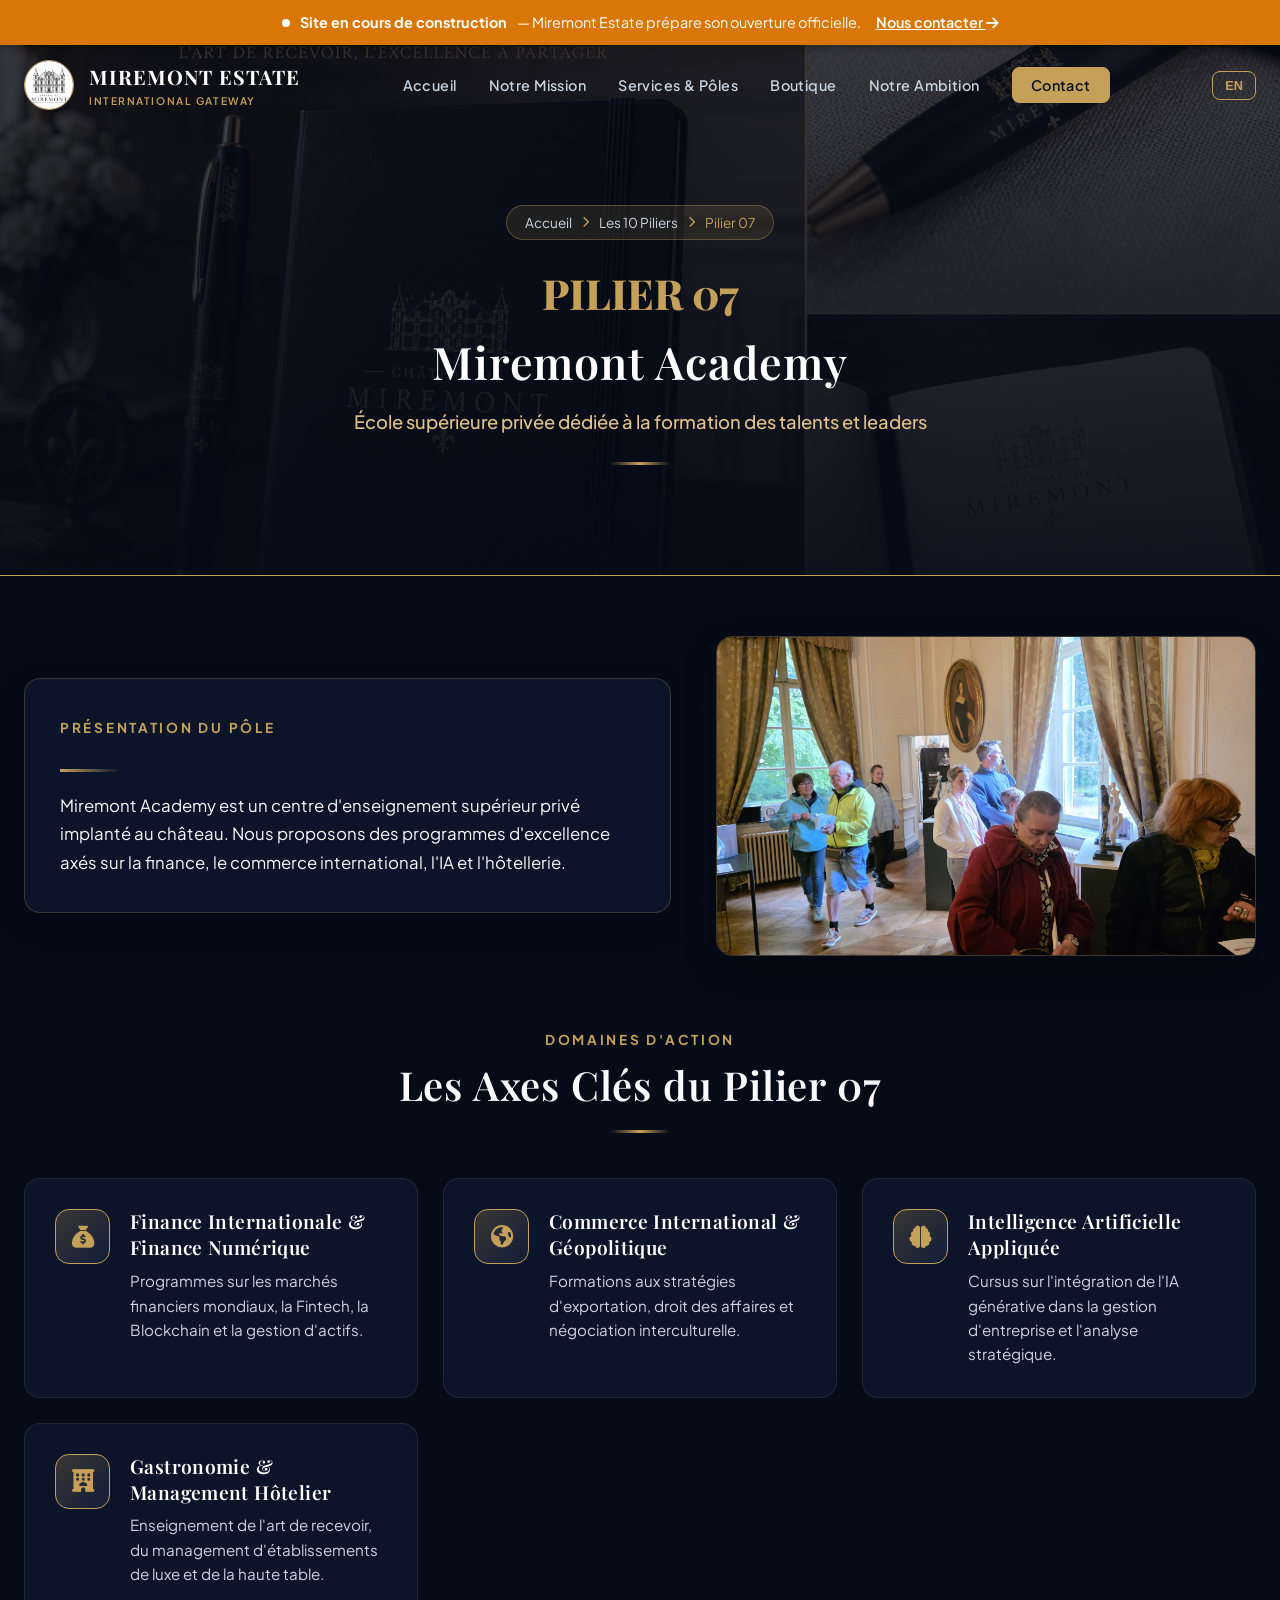
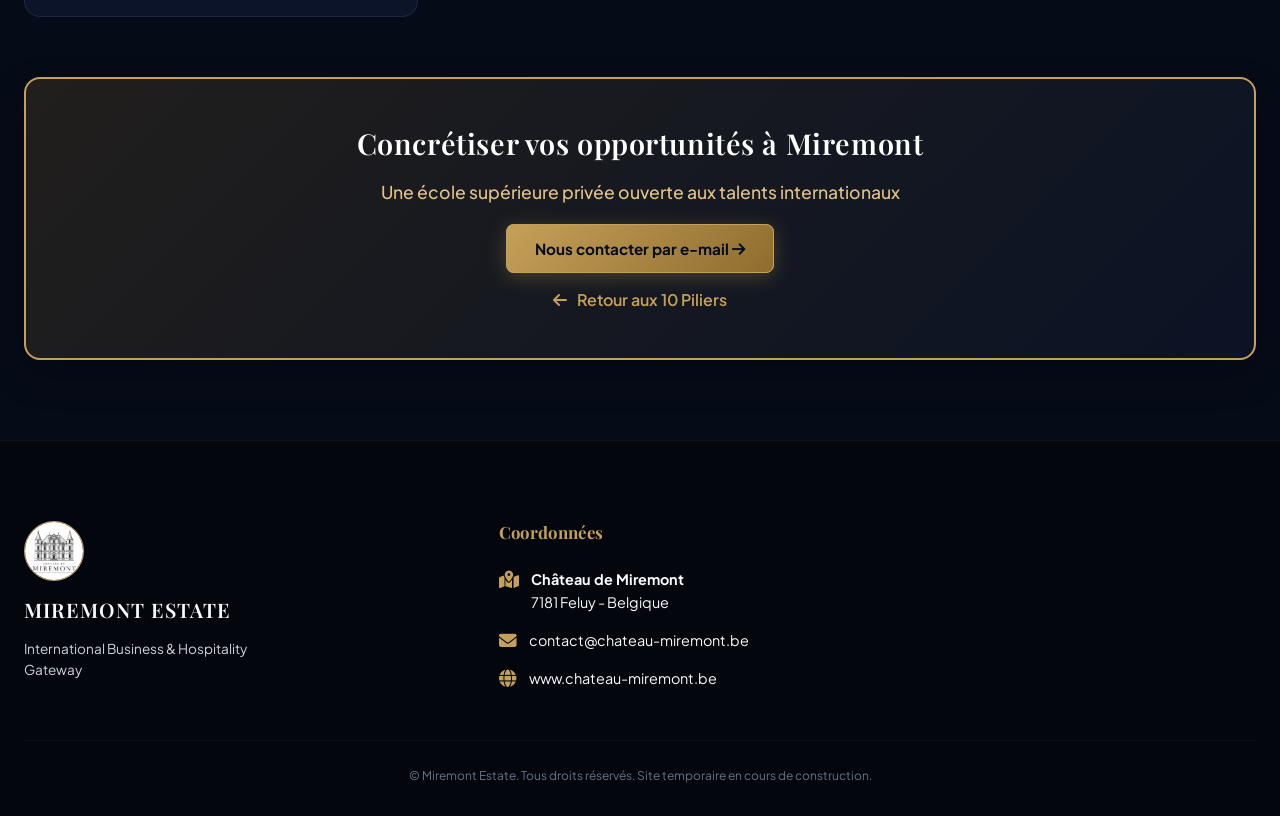
<file: pilier7.html>
<!DOCTYPE html>
<html lang="fr">
<head>
    <meta charset="UTF-8">
    <meta name="viewport" content="width=device-width, initial-scale=1.0">
    <title>Miremont Estate - Miremont Academy</title>
    <meta name="description" content="Miremont Academy est un centre d'enseignement supérieur privé implanté au château. Nous proposons des programmes d'excellence axés sur la finance, le commerce international, l'IA et l'hôtellerie.">
    
    <!-- Google Fonts -->
    <link rel="preconnect" href="https://fonts.googleapis.com">
    <link rel="preconnect" href="https://fonts.gstatic.com" crossorigin>
    <link href="https://fonts.googleapis.com/css2?family=Playfair+Display:ital,wght@0,400..900;1,400..900&family=Plus+Jakarta+Sans:ital,wght@0,200..800;1,200..800&display=swap" rel="stylesheet">
    
    <!-- FontAwesome -->
    <link rel="stylesheet" href="https://cdnjs.cloudflare.com/ajax/libs/font-awesome/6.4.0/css/all.min.css">
    
    <!-- Stylesheet with Cache-Busting -->
    <link rel="stylesheet" href="style.css?v=8.0">
    
    <style>
        .pillar-hero-banner {
            position: relative;
            padding: 160px 0 90px 0;
            background-size: cover;
            background-position: center;
            border-bottom: 1.5px solid var(--color-gold);
        }
        .pillar-hero-overlay-dark {
            position: absolute;
            top: 0;
            left: 0;
            width: 100%;
            height: 100%;
            background: linear-gradient(to bottom, rgba(6, 11, 24, 0.75) 0%, rgba(6, 11, 24, 0.95) 100%);
            z-index: 1;
        }
        .pillar-hero-inner {
            position: relative;
            z-index: 2;
            text-align: center;
            max-width: 900px;
            margin: 0 auto;
        }
        .pillar-badge-nav {
            display: inline-flex;
            align-items: center;
            gap: 10px;
            font-size: 0.85rem;
            color: var(--color-gold);
            margin-bottom: 20px;
            background-color: rgba(197, 160, 89, 0.12);
            padding: 6px 18px;
            border-radius: 20px;
            border: 1px solid rgba(197, 160, 89, 0.35);
        }
        .pillar-badge-nav a {
            color: var(--color-text-secondary);
        }
        .pillar-badge-nav a:hover {
            color: var(--color-gold);
        }
        .pillar-hero-num {
            font-family: var(--font-heading);
            font-size: 2.6rem;
            color: var(--color-gold);
            font-weight: 800;
            display: block;
            margin-bottom: 5px;
        }
        .pillar-hero-title {
            font-size: 2.8rem;
            margin-bottom: 15px;
            color: var(--color-white);
        }
        .pillar-hero-subtitle {
            font-size: 1.15rem;
            color: var(--color-gold-light);
            margin-bottom: 25px;
            font-weight: 500;
        }

        /* Story Section */
        .pillar-story-row {
            display: grid;
            grid-template-columns: 1.2fr 1fr;
            gap: 45px;
            align-items: center;
            margin: 60px 0 70px 0;
        }
        .pillar-story-text {
            background-color: var(--color-bg-card);
            border: 1.5px solid rgba(197, 160, 89, 0.25);
            border-radius: var(--border-radius-lg);
            padding: 35px;
            box-shadow: 0 10px 30px rgba(0, 0, 0, 0.2);
            backdrop-filter: blur(10px);
        }
        .pillar-story-text p {
            font-size: 1.05rem;
            line-height: 1.7;
            color: var(--color-text-primary);
            margin-bottom: 0;
        }
        .pillar-story-photo {
            border-radius: var(--border-radius-lg);
            overflow: hidden;
            border: 1.5px solid rgba(197, 160, 89, 0.3);
            box-shadow: 0 12px 30px rgba(0, 0, 0, 0.3);
            height: 320px;
        }
        .pillar-story-photo img {
            width: 100%;
            height: 100%;
            object-fit: cover;
        }

        /* Points Grid */
        .balanced-points-grid {
            display: grid;
            grid-template-columns: repeat(auto-fit, minmax(320px, 1fr));
            gap: 25px;
            margin-bottom: 60px;
        }
        .balanced-point-card {
            background-color: var(--color-bg-card);
            border: 1.5px solid rgba(255, 255, 255, 0.08);
            border-radius: var(--border-radius-lg);
            padding: 30px;
            display: flex;
            gap: 20px;
            align-items: flex-start;
            transition: var(--transition-smooth);
        }
        .balanced-point-card:hover {
            transform: translateY(-5px);
            border-color: var(--color-gold);
            box-shadow: var(--border-glow);
        }
        .balanced-point-icon {
            width: 55px;
            height: 55px;
            min-width: 55px;
            background: linear-gradient(135deg, rgba(197, 160, 89, 0.25) 0%, rgba(18, 30, 58, 0.9) 100%);
            border: 1.5px solid var(--color-gold);
            border-radius: 14px;
            display: flex;
            align-items: center;
            justify-content: center;
            color: var(--color-gold);
            font-size: 1.4rem;
        }
        .balanced-point-info h4 {
            font-size: 1.2rem;
            margin-bottom: 8px;
            color: var(--color-white);
        }
        .balanced-point-info p {
            font-size: 0.95rem;
            line-height: 1.6;
            color: var(--color-text-secondary);
        }

        /* Emphasis & CTA Card */
        .pillar-emphasis-card {
            background: linear-gradient(135deg, rgba(142, 109, 46, 0.2) 0%, rgba(11, 19, 37, 0.95) 100%);
            border: 2px solid var(--color-gold);
            border-radius: var(--border-radius-lg);
            padding: 45px 30px;
            text-align: center;
            box-shadow: 0 15px 35px rgba(0, 0, 0, 0.25);
            margin-bottom: 50px;
        }
        .pillar-emphasis-card h3 {
            font-size: 1.8rem;
            margin-bottom: 15px;
            color: var(--color-white);
        }
        .pillar-emphasis-card p {
            font-size: 1.1rem;
            color: var(--color-gold-light);
            max-width: 700px;
            margin: 0 auto 30px auto;
            font-weight: 500;
        }
        .btn-back-home-link {
            display: inline-flex;
            align-items: center;
            gap: 10px;
            margin-top: 25px;
            color: var(--color-gold);
            font-weight: 600;
        }
        .btn-back-home-link:hover {
            color: var(--color-white);
        }

        @media (max-width: 1024px) {
            .pillar-story-row {
                grid-template-columns: 1fr;
            }
        }

        @media (max-width: 768px) {
            .pillar-hero-banner {
                padding: 130px 0 60px 0;
            }
            .pillar-hero-title {
                font-size: 2rem;
            }
            .pillar-story-text {
                padding: 24px;
            }
            .balanced-point-card {
                flex-direction: column;
                gap: 15px;
                padding: 24px;
            }
            .pillar-emphasis-card {
                padding: 30px 20px;
            }
        }
    </style>
</head>
<body>

    <!-- Construction Notice Bar -->
    <div class="construction-bar" id="construction-bar">
        <div class="construction-bar-content">
            <span class="pulse-dot"></span>
            <strong>Site en cours de construction</strong> — Miremont Estate prépare son ouverture officielle. 
            <a href="index.html#contact" class="banner-link">Nous contacter <i class="fa-solid fa-arrow-right"></i></a>
        </div>
    </div>

    <!-- Navigation Header -->
    <header class="main-header">
        <div class="header-container">
            <a href="index.html" class="logo-area">
                <img src="image00021.jpeg" alt="Logo Château de Miremont" class="header-logo">
                <div class="logo-text">
                    <span class="logo-title">MIREMONT ESTATE</span>
                    <span class="logo-subtitle">INTERNATIONAL GATEWAY</span>
                </div>
            </a>
            <nav class="main-nav">
                <ul>
                    <li><a href="index.html#hero">Accueil</a></li>
                    <li><a href="index.html#mission">Notre Mission</a></li>
                    <li><a href="index.html#services">Services & Pôles</a></li>
                    <li><a href="index.html#boutique">Boutique</a></li>
                    <li><a href="index.html#ambition">Notre Ambition</a></li>
                    <li><a href="index.html#contact" class="nav-cta">Contact</a></li>
                </ul>
            </nav>
            <div class="header-actions">
                <button id="lang-switch" class="lang-switch-btn">EN</button>
                <button class="mobile-menu-toggle" aria-label="Ouvrir le menu">
                    <i class="fa-solid fa-bars"></i>
                </button>
            </div>
        </div>
    </header>

    <!-- Hero Banner -->
    <section class="pillar-hero-banner" style="background-image: url('image00026.jpeg');">
        <div class="pillar-hero-overlay-dark"></div>
        <div class="container">
            <div class="pillar-hero-inner">
                <div class="pillar-badge-nav">
                    <a href="index.html">Accueil</a>
                    <i class="fa-solid fa-chevron-right" style="font-size: 0.7rem;"></i>
                    <a href="index.html#services">Les 10 Piliers</a>
                    <i class="fa-solid fa-chevron-right" style="font-size: 0.7rem;"></i>
                    <span>Pilier 07</span>
                </div>
                <span class="pillar-hero-num">PILIER 07</span>
                <h1 class="pillar-hero-title i18n-text" data-fr="Miremont Academy" data-en="Miremont Academy">Miremont Academy</h1>
                <p class="pillar-hero-subtitle i18n-text" data-fr="École supérieure privée dédiée à la formation des talents et leaders" data-en="Private higher education school shaping future leaders and talents">École supérieure privée dédiée à la formation des talents et leaders</p>
                <div class="accent-line center"></div>
            </div>
        </div>
    </section>

    <main>
        <div class="container">
            
            <!-- Summary Row -->
            <section class="pillar-story-row">
                <div class="pillar-story-text">
                    <span class="section-subtitle i18n-text" data-fr="Présentation du Pôle" data-en="Pillar Overview">Présentation du Pôle</span>
                    <div class="accent-line"></div>
                    <p class="i18n-text" data-fr="Miremont Academy est un centre d'enseignement supérieur privé implanté au château. Nous proposons des programmes d'excellence axés sur la finance, le commerce international, l'IA et l'hôtellerie." data-en="Miremont Academy is a private higher education institute located at the castle. We offer excellence programs focused on finance, international trade, AI, and hospitality.">Miremont Academy est un centre d'enseignement supérieur privé implanté au château. Nous proposons des programmes d'excellence axés sur la finance, le commerce international, l'IA et l'hôtellerie.</p>
                </div>
                <div class="pillar-story-photo">
                    <img src="image00015.jpeg" alt="Miremont Estate visuel pôle">
                </div>
            </section>

            <!-- Key Points Grid -->
            <section style="margin-bottom: 60px;">
                <div class="section-header text-center" style="margin-bottom: 45px;">
                    <span class="section-subtitle i18n-text" data-fr="Domaines d'Action" data-en="Key Focus Areas">Domaines d'Action</span>
                    <h2 class="section-title i18n-text" data-fr="Les Axes Clés du Pilier 07" data-en="Key Axes of Pillar 07">Les Axes Clés du Pilier 07</h2>
                    <div class="accent-line center"></div>
                </div>
                
                <div class="balanced-points-grid">
                    
                    <div class="balanced-point-card">
                        <div class="balanced-point-icon">
                            <i class="fa-solid fa-sack-dollar"></i>
                        </div>
                        <div class="balanced-point-info">
                            <h4 class="i18n-text" data-fr="Finance Internationale & Finance Numérique" data-en="International & Digital Finance">Finance Internationale & Finance Numérique</h4>
                            <p class="i18n-text" data-fr="Programmes sur les marchés financiers mondiaux, la Fintech, la Blockchain et la gestion d'actifs." data-en="Programs on global financial markets, Fintech, Blockchain, and asset management.">Programmes sur les marchés financiers mondiaux, la Fintech, la Blockchain et la gestion d'actifs.</p>
                        </div>
                    </div>
                    <div class="balanced-point-card">
                        <div class="balanced-point-icon">
                            <i class="fa-solid fa-earth-americas"></i>
                        </div>
                        <div class="balanced-point-info">
                            <h4 class="i18n-text" data-fr="Commerce International & Géopolitique" data-en="International Trade & Geopolitics">Commerce International & Géopolitique</h4>
                            <p class="i18n-text" data-fr="Formations aux stratégies d'exportation, droit des affaires et négociation interculturelle." data-en="Training in export strategies, business law, and cross-cultural negotiation.">Formations aux stratégies d'exportation, droit des affaires et négociation interculturelle.</p>
                        </div>
                    </div>
                    <div class="balanced-point-card">
                        <div class="balanced-point-icon">
                            <i class="fa-solid fa-brain"></i>
                        </div>
                        <div class="balanced-point-info">
                            <h4 class="i18n-text" data-fr="Intelligence Artificielle Appliquée" data-en="Applied Artificial Intelligence">Intelligence Artificielle Appliquée</h4>
                            <p class="i18n-text" data-fr="Cursus sur l'intégration de l'IA générative dans la gestion d'entreprise et l'analyse stratégique." data-en="Curriculum on integrating generative AI into business management and strategic analysis.">Cursus sur l'intégration de l'IA générative dans la gestion d'entreprise et l'analyse stratégique.</p>
                        </div>
                    </div>
                    <div class="balanced-point-card">
                        <div class="balanced-point-icon">
                            <i class="fa-solid fa-hotel"></i>
                        </div>
                        <div class="balanced-point-info">
                            <h4 class="i18n-text" data-fr="Gastronomie & Management Hôtelier" data-en="Gastronomy & Hospitality Management">Gastronomie & Management Hôtelier</h4>
                            <p class="i18n-text" data-fr="Enseignement de l'art de recevoir, du management d'établissements de luxe et de la haute table." data-en="Teaching luxury service, prestige establishment management, and fine dining operations.">Enseignement de l'art de recevoir, du management d'établissements de luxe et de la haute table.</p>
                        </div>
                    </div>
                </div>
            </section>

            <!-- Emphasis & Contact Card -->
            <div class="pillar-emphasis-card">
                <h3 class="i18n-text" data-fr="Concrétiser vos opportunités à Miremont" data-en="Turn your opportunities into reality at Miremont">Concrétiser vos opportunités à Miremont</h3>
                <p class="i18n-text" data-fr="Une école supérieure privée ouverte aux talents internationaux" data-en="A private higher education institution open to international talents">Une école supérieure privée ouverte aux talents internationaux</p>
                <a href="index.html#contact" class="btn-primary">
                    <span class="i18n-text" data-fr="Nous contacter par e-mail" data-en="Contact us by email">Nous contacter par e-mail</span> 
                    <i class="fa-solid fa-arrow-right"></i>
                </a>
                <br>
                <a href="index.html#services" class="btn-back-home-link">
                    <i class="fa-solid fa-arrow-left"></i> 
                    <span class="i18n-text" data-fr="Retour aux 10 Piliers" data-en="Back to 10 Pillars">Retour aux 10 Piliers</span>
                </a>
            </div>

        </div>
    </main>

    <!-- Footer -->
    <footer class="site-footer" style="margin-top: 80px;">
        <div class="container">
            <div class="footer-grid">
                <div class="footer-col-brand">
                    <img src="image00021.jpeg" alt="Château de Miremont Logo" class="footer-logo">
                    <h4>MIREMONT ESTATE</h4>
                    <p class="footer-tagline">International Business & Hospitality Gateway</p>
                </div>
                <div class="footer-col-contact">
                    <h4>Coordonnées</h4>
                    <ul class="footer-contact-list">
                        <li>
                            <i class="fa-solid fa-map-location-dot"></i>
                            <span><strong>Château de Miremont</strong><br>7181 Feluy - Belgique</span>
                        </li>
                        <li>
                            <i class="fa-solid fa-envelope"></i>
                            <a href="mailto:contact@chateau-miremont.be">contact@chateau-miremont.be</a>
                        </li>
                        <li>
                            <i class="fa-solid fa-globe"></i>
                            <a href="https://www.chateau-miremont.be">www.chateau-miremont.be</a>
                        </li>
                    </ul>
                </div>
            </div>
            <div class="footer-bottom">
                <p>&copy; Miremont Estate. Tous droits réservés. Site temporaire en cours de construction.</p>
            </div>
        </div>
    </footer>

    <!-- i18n & Mobile Script -->
    <script>
        document.addEventListener('DOMContentLoaded', () => {
            const langBtn = document.getElementById('lang-switch');
            let currentLang = 'FR';

            if (langBtn) {
                langBtn.addEventListener('click', () => {
                    currentLang = currentLang === 'FR' ? 'EN' : 'FR';
                    langBtn.textContent = currentLang === 'FR' ? 'EN' : 'FR';

                    document.querySelectorAll('.i18n-text').forEach(el => {
                        const text = el.getAttribute(`data-${currentLang.toLowerCase()}`);
                        if (text) {
                            el.innerHTML = text;
                        }
                    });
                });
            }

            const toggleBtn = document.querySelector('.mobile-menu-toggle');
            const mainNav = document.querySelector('.main-nav');
            if (toggleBtn && mainNav) {
                toggleBtn.addEventListener('click', () => {
                    mainNav.classList.toggle('nav-active');
                });
            }
        });
    </script>

</body>
</html>
</file>
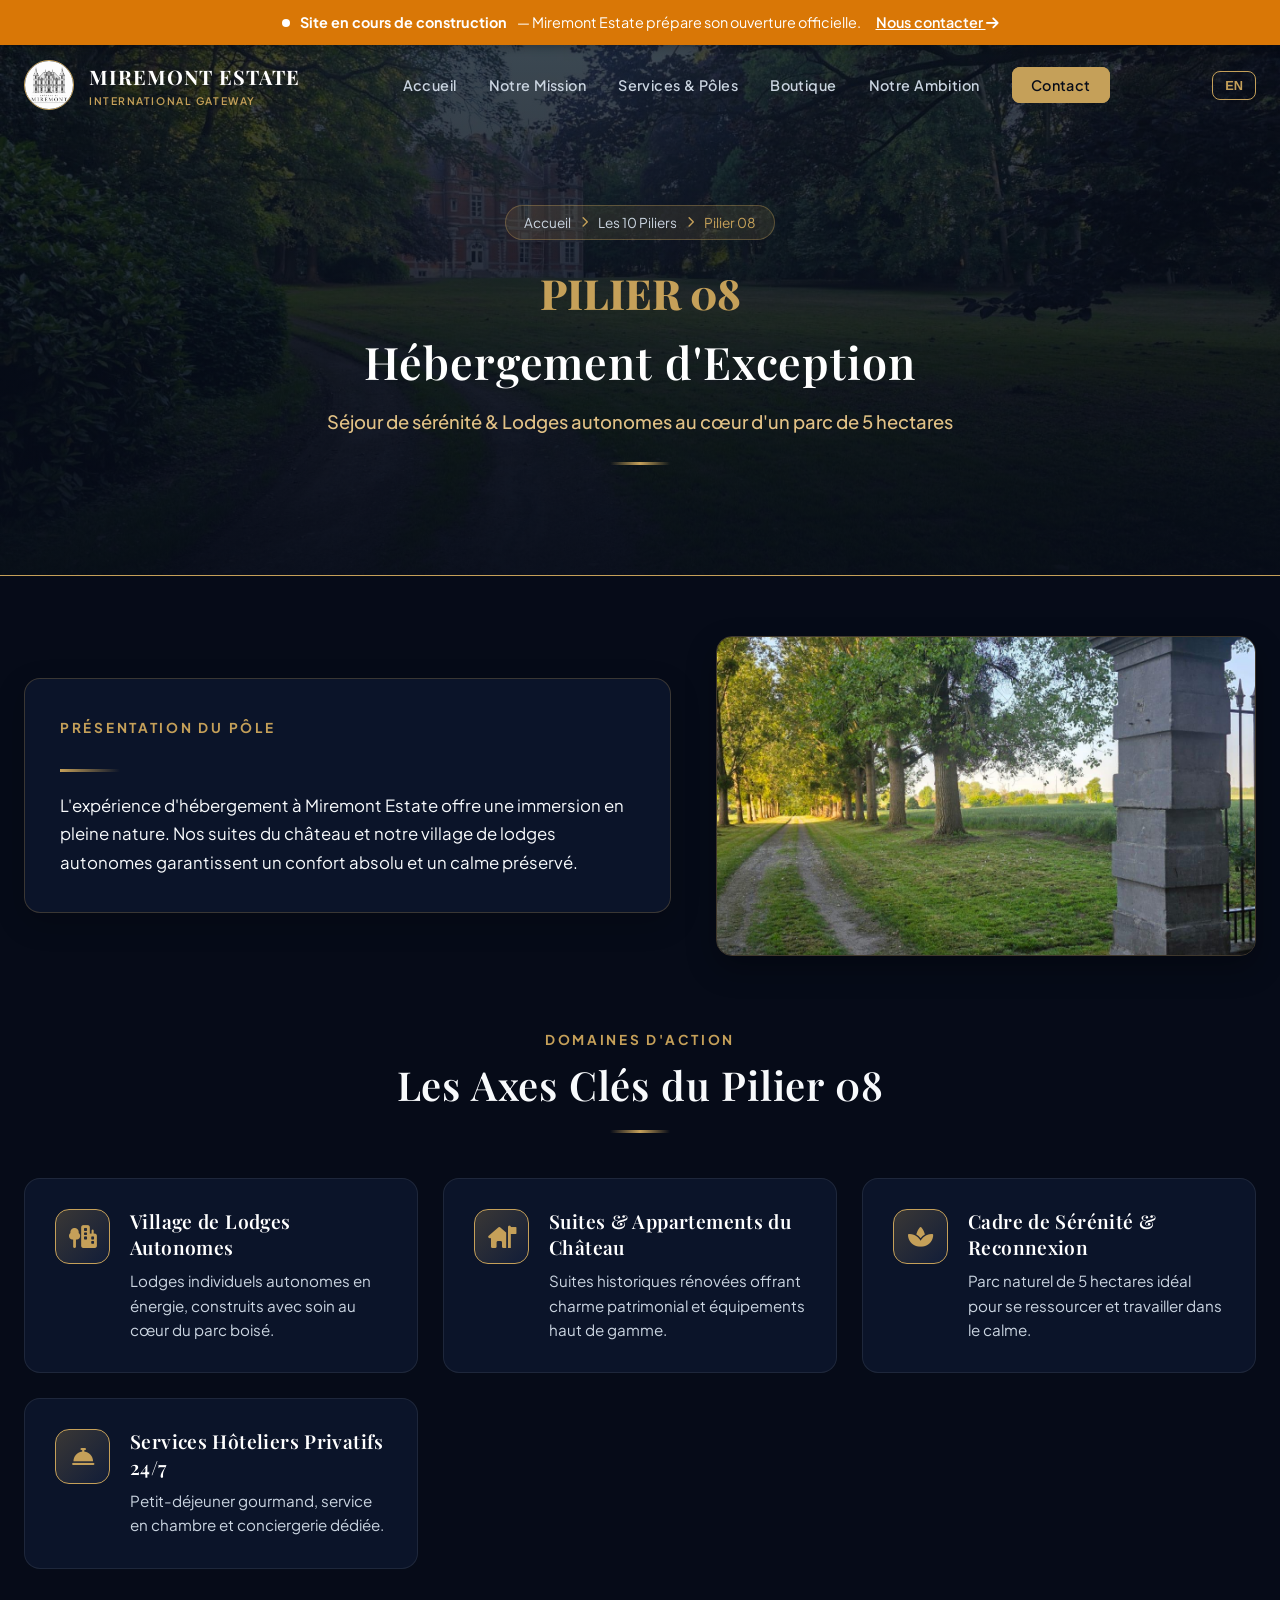
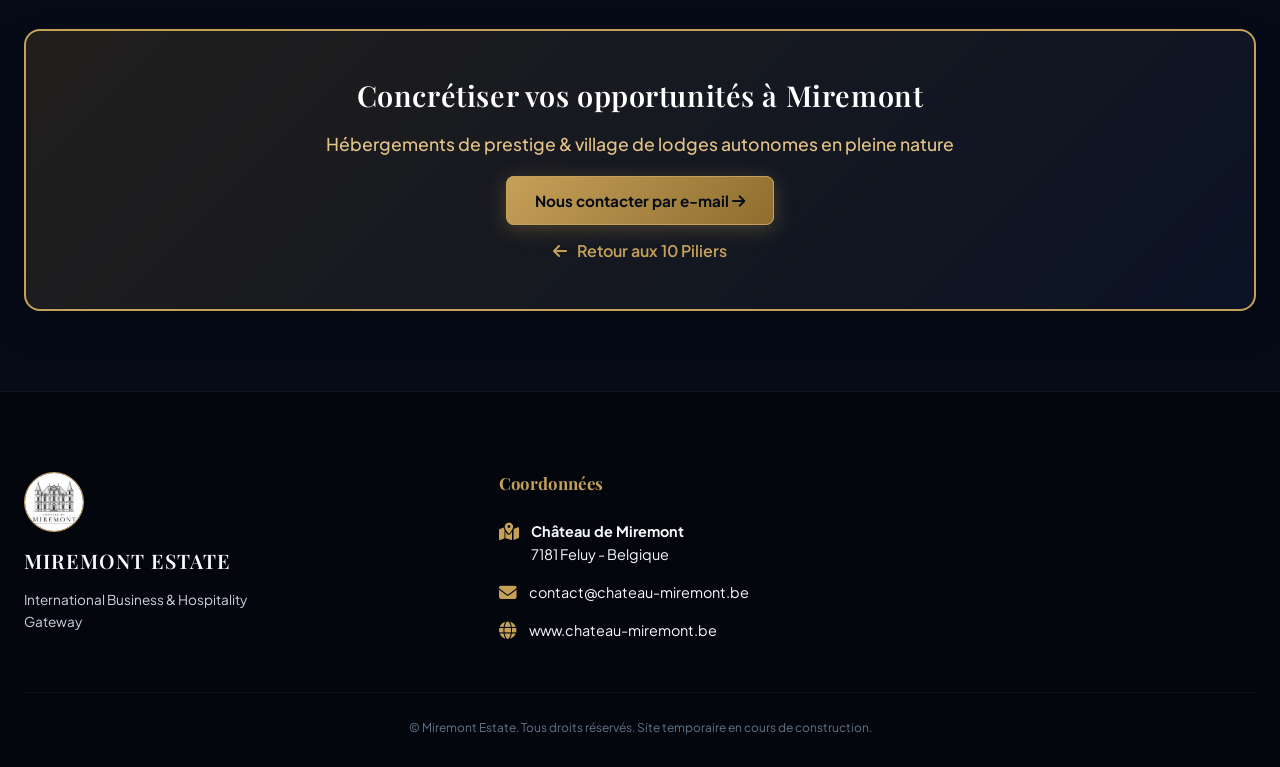
<file: pilier8.html>
<!DOCTYPE html>
<html lang="fr">
<head>
    <meta charset="UTF-8">
    <meta name="viewport" content="width=device-width, initial-scale=1.0">
    <title>Miremont Estate - Hébergement d'Exception</title>
    <meta name="description" content="L'expérience d'hébergement à Miremont Estate offre une immersion en pleine nature. Nos suites du château et notre village de lodges autonomes garantissent un confort absolu et un calme préservé.">
    
    <!-- Google Fonts -->
    <link rel="preconnect" href="https://fonts.googleapis.com">
    <link rel="preconnect" href="https://fonts.gstatic.com" crossorigin>
    <link href="https://fonts.googleapis.com/css2?family=Playfair+Display:ital,wght@0,400..900;1,400..900&family=Plus+Jakarta+Sans:ital,wght@0,200..800;1,200..800&display=swap" rel="stylesheet">
    
    <!-- FontAwesome -->
    <link rel="stylesheet" href="https://cdnjs.cloudflare.com/ajax/libs/font-awesome/6.4.0/css/all.min.css">
    
    <!-- Stylesheet with Cache-Busting -->
    <link rel="stylesheet" href="style.css?v=8.0">
    
    <style>
        .pillar-hero-banner {
            position: relative;
            padding: 160px 0 90px 0;
            background-size: cover;
            background-position: center;
            border-bottom: 1.5px solid var(--color-gold);
        }
        .pillar-hero-overlay-dark {
            position: absolute;
            top: 0;
            left: 0;
            width: 100%;
            height: 100%;
            background: linear-gradient(to bottom, rgba(6, 11, 24, 0.75) 0%, rgba(6, 11, 24, 0.95) 100%);
            z-index: 1;
        }
        .pillar-hero-inner {
            position: relative;
            z-index: 2;
            text-align: center;
            max-width: 900px;
            margin: 0 auto;
        }
        .pillar-badge-nav {
            display: inline-flex;
            align-items: center;
            gap: 10px;
            font-size: 0.85rem;
            color: var(--color-gold);
            margin-bottom: 20px;
            background-color: rgba(197, 160, 89, 0.12);
            padding: 6px 18px;
            border-radius: 20px;
            border: 1px solid rgba(197, 160, 89, 0.35);
        }
        .pillar-badge-nav a {
            color: var(--color-text-secondary);
        }
        .pillar-badge-nav a:hover {
            color: var(--color-gold);
        }
        .pillar-hero-num {
            font-family: var(--font-heading);
            font-size: 2.6rem;
            color: var(--color-gold);
            font-weight: 800;
            display: block;
            margin-bottom: 5px;
        }
        .pillar-hero-title {
            font-size: 2.8rem;
            margin-bottom: 15px;
            color: var(--color-white);
        }
        .pillar-hero-subtitle {
            font-size: 1.15rem;
            color: var(--color-gold-light);
            margin-bottom: 25px;
            font-weight: 500;
        }

        /* Story Section */
        .pillar-story-row {
            display: grid;
            grid-template-columns: 1.2fr 1fr;
            gap: 45px;
            align-items: center;
            margin: 60px 0 70px 0;
        }
        .pillar-story-text {
            background-color: var(--color-bg-card);
            border: 1.5px solid rgba(197, 160, 89, 0.25);
            border-radius: var(--border-radius-lg);
            padding: 35px;
            box-shadow: 0 10px 30px rgba(0, 0, 0, 0.2);
            backdrop-filter: blur(10px);
        }
        .pillar-story-text p {
            font-size: 1.05rem;
            line-height: 1.7;
            color: var(--color-text-primary);
            margin-bottom: 0;
        }
        .pillar-story-photo {
            border-radius: var(--border-radius-lg);
            overflow: hidden;
            border: 1.5px solid rgba(197, 160, 89, 0.3);
            box-shadow: 0 12px 30px rgba(0, 0, 0, 0.3);
            height: 320px;
        }
        .pillar-story-photo img {
            width: 100%;
            height: 100%;
            object-fit: cover;
        }

        /* Points Grid */
        .balanced-points-grid {
            display: grid;
            grid-template-columns: repeat(auto-fit, minmax(320px, 1fr));
            gap: 25px;
            margin-bottom: 60px;
        }
        .balanced-point-card {
            background-color: var(--color-bg-card);
            border: 1.5px solid rgba(255, 255, 255, 0.08);
            border-radius: var(--border-radius-lg);
            padding: 30px;
            display: flex;
            gap: 20px;
            align-items: flex-start;
            transition: var(--transition-smooth);
        }
        .balanced-point-card:hover {
            transform: translateY(-5px);
            border-color: var(--color-gold);
            box-shadow: var(--border-glow);
        }
        .balanced-point-icon {
            width: 55px;
            height: 55px;
            min-width: 55px;
            background: linear-gradient(135deg, rgba(197, 160, 89, 0.25) 0%, rgba(18, 30, 58, 0.9) 100%);
            border: 1.5px solid var(--color-gold);
            border-radius: 14px;
            display: flex;
            align-items: center;
            justify-content: center;
            color: var(--color-gold);
            font-size: 1.4rem;
        }
        .balanced-point-info h4 {
            font-size: 1.2rem;
            margin-bottom: 8px;
            color: var(--color-white);
        }
        .balanced-point-info p {
            font-size: 0.95rem;
            line-height: 1.6;
            color: var(--color-text-secondary);
        }

        /* Emphasis & CTA Card */
        .pillar-emphasis-card {
            background: linear-gradient(135deg, rgba(142, 109, 46, 0.2) 0%, rgba(11, 19, 37, 0.95) 100%);
            border: 2px solid var(--color-gold);
            border-radius: var(--border-radius-lg);
            padding: 45px 30px;
            text-align: center;
            box-shadow: 0 15px 35px rgba(0, 0, 0, 0.25);
            margin-bottom: 50px;
        }
        .pillar-emphasis-card h3 {
            font-size: 1.8rem;
            margin-bottom: 15px;
            color: var(--color-white);
        }
        .pillar-emphasis-card p {
            font-size: 1.1rem;
            color: var(--color-gold-light);
            max-width: 700px;
            margin: 0 auto 30px auto;
            font-weight: 500;
        }
        .btn-back-home-link {
            display: inline-flex;
            align-items: center;
            gap: 10px;
            margin-top: 25px;
            color: var(--color-gold);
            font-weight: 600;
        }
        .btn-back-home-link:hover {
            color: var(--color-white);
        }

        @media (max-width: 1024px) {
            .pillar-story-row {
                grid-template-columns: 1fr;
            }
        }

        @media (max-width: 768px) {
            .pillar-hero-banner {
                padding: 130px 0 60px 0;
            }
            .pillar-hero-title {
                font-size: 2rem;
            }
            .pillar-story-text {
                padding: 24px;
            }
            .balanced-point-card {
                flex-direction: column;
                gap: 15px;
                padding: 24px;
            }
            .pillar-emphasis-card {
                padding: 30px 20px;
            }
        }
    </style>
</head>
<body>

    <!-- Construction Notice Bar -->
    <div class="construction-bar" id="construction-bar">
        <div class="construction-bar-content">
            <span class="pulse-dot"></span>
            <strong>Site en cours de construction</strong> — Miremont Estate prépare son ouverture officielle. 
            <a href="index.html#contact" class="banner-link">Nous contacter <i class="fa-solid fa-arrow-right"></i></a>
        </div>
    </div>

    <!-- Navigation Header -->
    <header class="main-header">
        <div class="header-container">
            <a href="index.html" class="logo-area">
                <img src="image00021.jpeg" alt="Logo Château de Miremont" class="header-logo">
                <div class="logo-text">
                    <span class="logo-title">MIREMONT ESTATE</span>
                    <span class="logo-subtitle">INTERNATIONAL GATEWAY</span>
                </div>
            </a>
            <nav class="main-nav">
                <ul>
                    <li><a href="index.html#hero">Accueil</a></li>
                    <li><a href="index.html#mission">Notre Mission</a></li>
                    <li><a href="index.html#services">Services & Pôles</a></li>
                    <li><a href="index.html#boutique">Boutique</a></li>
                    <li><a href="index.html#ambition">Notre Ambition</a></li>
                    <li><a href="index.html#contact" class="nav-cta">Contact</a></li>
                </ul>
            </nav>
            <div class="header-actions">
                <button id="lang-switch" class="lang-switch-btn">EN</button>
                <button class="mobile-menu-toggle" aria-label="Ouvrir le menu">
                    <i class="fa-solid fa-bars"></i>
                </button>
            </div>
        </div>
    </header>

    <!-- Hero Banner -->
    <section class="pillar-hero-banner" style="background-image: url('image00003.jpeg');">
        <div class="pillar-hero-overlay-dark"></div>
        <div class="container">
            <div class="pillar-hero-inner">
                <div class="pillar-badge-nav">
                    <a href="index.html">Accueil</a>
                    <i class="fa-solid fa-chevron-right" style="font-size: 0.7rem;"></i>
                    <a href="index.html#services">Les 10 Piliers</a>
                    <i class="fa-solid fa-chevron-right" style="font-size: 0.7rem;"></i>
                    <span>Pilier 08</span>
                </div>
                <span class="pillar-hero-num">PILIER 08</span>
                <h1 class="pillar-hero-title i18n-text" data-fr="Hébergement d'Exception" data-en="Accommodations">Hébergement d'Exception</h1>
                <p class="pillar-hero-subtitle i18n-text" data-fr="Séjour de sérénité & Lodges autonomes au cœur d'un parc de 5 hectares" data-en="Serene stays & autonomous lodges in the heart of a 5-hectare park">Séjour de sérénité & Lodges autonomes au cœur d'un parc de 5 hectares</p>
                <div class="accent-line center"></div>
            </div>
        </div>
    </section>

    <main>
        <div class="container">
            
            <!-- Summary Row -->
            <section class="pillar-story-row">
                <div class="pillar-story-text">
                    <span class="section-subtitle i18n-text" data-fr="Présentation du Pôle" data-en="Pillar Overview">Présentation du Pôle</span>
                    <div class="accent-line"></div>
                    <p class="i18n-text" data-fr="L'expérience d'hébergement à Miremont Estate offre une immersion en pleine nature. Nos suites du château et notre village de lodges autonomes garantissent un confort absolu et un calme préservé." data-en="The accommodation experience at Miremont Estate offers full nature immersion. Our castle suites and autonomous lodges village guarantee absolute comfort and preserved tranquility.">L'expérience d'hébergement à Miremont Estate offre une immersion en pleine nature. Nos suites du château et notre village de lodges autonomes garantissent un confort absolu et un calme préservé.</p>
                </div>
                <div class="pillar-story-photo">
                    <img src="image00001.jpeg" alt="Miremont Estate visuel pôle">
                </div>
            </section>

            <!-- Key Points Grid -->
            <section style="margin-bottom: 60px;">
                <div class="section-header text-center" style="margin-bottom: 45px;">
                    <span class="section-subtitle i18n-text" data-fr="Domaines d'Action" data-en="Key Focus Areas">Domaines d'Action</span>
                    <h2 class="section-title i18n-text" data-fr="Les Axes Clés du Pilier 08" data-en="Key Axes of Pillar 08">Les Axes Clés du Pilier 08</h2>
                    <div class="accent-line center"></div>
                </div>
                
                <div class="balanced-points-grid">
                    
                    <div class="balanced-point-card">
                        <div class="balanced-point-icon">
                            <i class="fa-solid fa-tree-city"></i>
                        </div>
                        <div class="balanced-point-info">
                            <h4 class="i18n-text" data-fr="Village de Lodges Autonomes" data-en="Autonomous Lodges Village">Village de Lodges Autonomes</h4>
                            <p class="i18n-text" data-fr="Lodges individuels autonomes en énergie, construits avec soin au cœur du parc boisé." data-en="Energy-autonomous individual lodges, carefully constructed in the wooded park.">Lodges individuels autonomes en énergie, construits avec soin au cœur du parc boisé.</p>
                        </div>
                    </div>
                    <div class="balanced-point-card">
                        <div class="balanced-point-icon">
                            <i class="fa-solid fa-house-flag"></i>
                        </div>
                        <div class="balanced-point-info">
                            <h4 class="i18n-text" data-fr="Suites & Appartements du Château" data-en="Castle Suites & Apartments">Suites & Appartements du Château</h4>
                            <p class="i18n-text" data-fr="Suites historiques rénovées offrant charme patrimonial et équipements haut de gamme." data-en="Renovated historic suites blending heritage charm with high-end modern amenities.">Suites historiques rénovées offrant charme patrimonial et équipements haut de gamme.</p>
                        </div>
                    </div>
                    <div class="balanced-point-card">
                        <div class="balanced-point-icon">
                            <i class="fa-solid fa-spa"></i>
                        </div>
                        <div class="balanced-point-info">
                            <h4 class="i18n-text" data-fr="Cadre de Sérénité & Reconnexion" data-en="Serene & Reconnecting Setting">Cadre de Sérénité & Reconnexion</h4>
                            <p class="i18n-text" data-fr="Parc naturel de 5 hectares idéal pour se ressourcer et travailler dans le calme." data-en="5-hectare natural park ideal for relaxing and working in quiet surroundings.">Parc naturel de 5 hectares idéal pour se ressourcer et travailler dans le calme.</p>
                        </div>
                    </div>
                    <div class="balanced-point-card">
                        <div class="balanced-point-icon">
                            <i class="fa-solid fa-concierge-bell"></i>
                        </div>
                        <div class="balanced-point-info">
                            <h4 class="i18n-text" data-fr="Services Hôteliers Privatifs 24/7" data-en="24/7 Private Hospitality Services">Services Hôteliers Privatifs 24/7</h4>
                            <p class="i18n-text" data-fr="Petit-déjeuner gourmand, service en chambre et conciergerie dédiée." data-en="Gourmet breakfast, room service, and dedicated concierge support.">Petit-déjeuner gourmand, service en chambre et conciergerie dédiée.</p>
                        </div>
                    </div>
                </div>
            </section>

            <!-- Emphasis & Contact Card -->
            <div class="pillar-emphasis-card">
                <h3 class="i18n-text" data-fr="Concrétiser vos opportunités à Miremont" data-en="Turn your opportunities into reality at Miremont">Concrétiser vos opportunités à Miremont</h3>
                <p class="i18n-text" data-fr="Hébergements de prestige & village de lodges autonomes en pleine nature" data-en="Prestige accommodations & autonomous lodges village in the heart of nature">Hébergements de prestige & village de lodges autonomes en pleine nature</p>
                <a href="index.html#contact" class="btn-primary">
                    <span class="i18n-text" data-fr="Nous contacter par e-mail" data-en="Contact us by email">Nous contacter par e-mail</span> 
                    <i class="fa-solid fa-arrow-right"></i>
                </a>
                <br>
                <a href="index.html#services" class="btn-back-home-link">
                    <i class="fa-solid fa-arrow-left"></i> 
                    <span class="i18n-text" data-fr="Retour aux 10 Piliers" data-en="Back to 10 Pillars">Retour aux 10 Piliers</span>
                </a>
            </div>

        </div>
    </main>

    <!-- Footer -->
    <footer class="site-footer" style="margin-top: 80px;">
        <div class="container">
            <div class="footer-grid">
                <div class="footer-col-brand">
                    <img src="image00021.jpeg" alt="Château de Miremont Logo" class="footer-logo">
                    <h4>MIREMONT ESTATE</h4>
                    <p class="footer-tagline">International Business & Hospitality Gateway</p>
                </div>
                <div class="footer-col-contact">
                    <h4>Coordonnées</h4>
                    <ul class="footer-contact-list">
                        <li>
                            <i class="fa-solid fa-map-location-dot"></i>
                            <span><strong>Château de Miremont</strong><br>7181 Feluy - Belgique</span>
                        </li>
                        <li>
                            <i class="fa-solid fa-envelope"></i>
                            <a href="mailto:contact@chateau-miremont.be">contact@chateau-miremont.be</a>
                        </li>
                        <li>
                            <i class="fa-solid fa-globe"></i>
                            <a href="https://www.chateau-miremont.be">www.chateau-miremont.be</a>
                        </li>
                    </ul>
                </div>
            </div>
            <div class="footer-bottom">
                <p>&copy; Miremont Estate. Tous droits réservés. Site temporaire en cours de construction.</p>
            </div>
        </div>
    </footer>

    <!-- i18n & Mobile Script -->
    <script>
        document.addEventListener('DOMContentLoaded', () => {
            const langBtn = document.getElementById('lang-switch');
            let currentLang = 'FR';

            if (langBtn) {
                langBtn.addEventListener('click', () => {
                    currentLang = currentLang === 'FR' ? 'EN' : 'FR';
                    langBtn.textContent = currentLang === 'FR' ? 'EN' : 'FR';

                    document.querySelectorAll('.i18n-text').forEach(el => {
                        const text = el.getAttribute(`data-${currentLang.toLowerCase()}`);
                        if (text) {
                            el.innerHTML = text;
                        }
                    });
                });
            }

            const toggleBtn = document.querySelector('.mobile-menu-toggle');
            const mainNav = document.querySelector('.main-nav');
            if (toggleBtn && mainNav) {
                toggleBtn.addEventListener('click', () => {
                    mainNav.classList.toggle('nav-active');
                });
            }
        });
    </script>

</body>
</html>
</file>
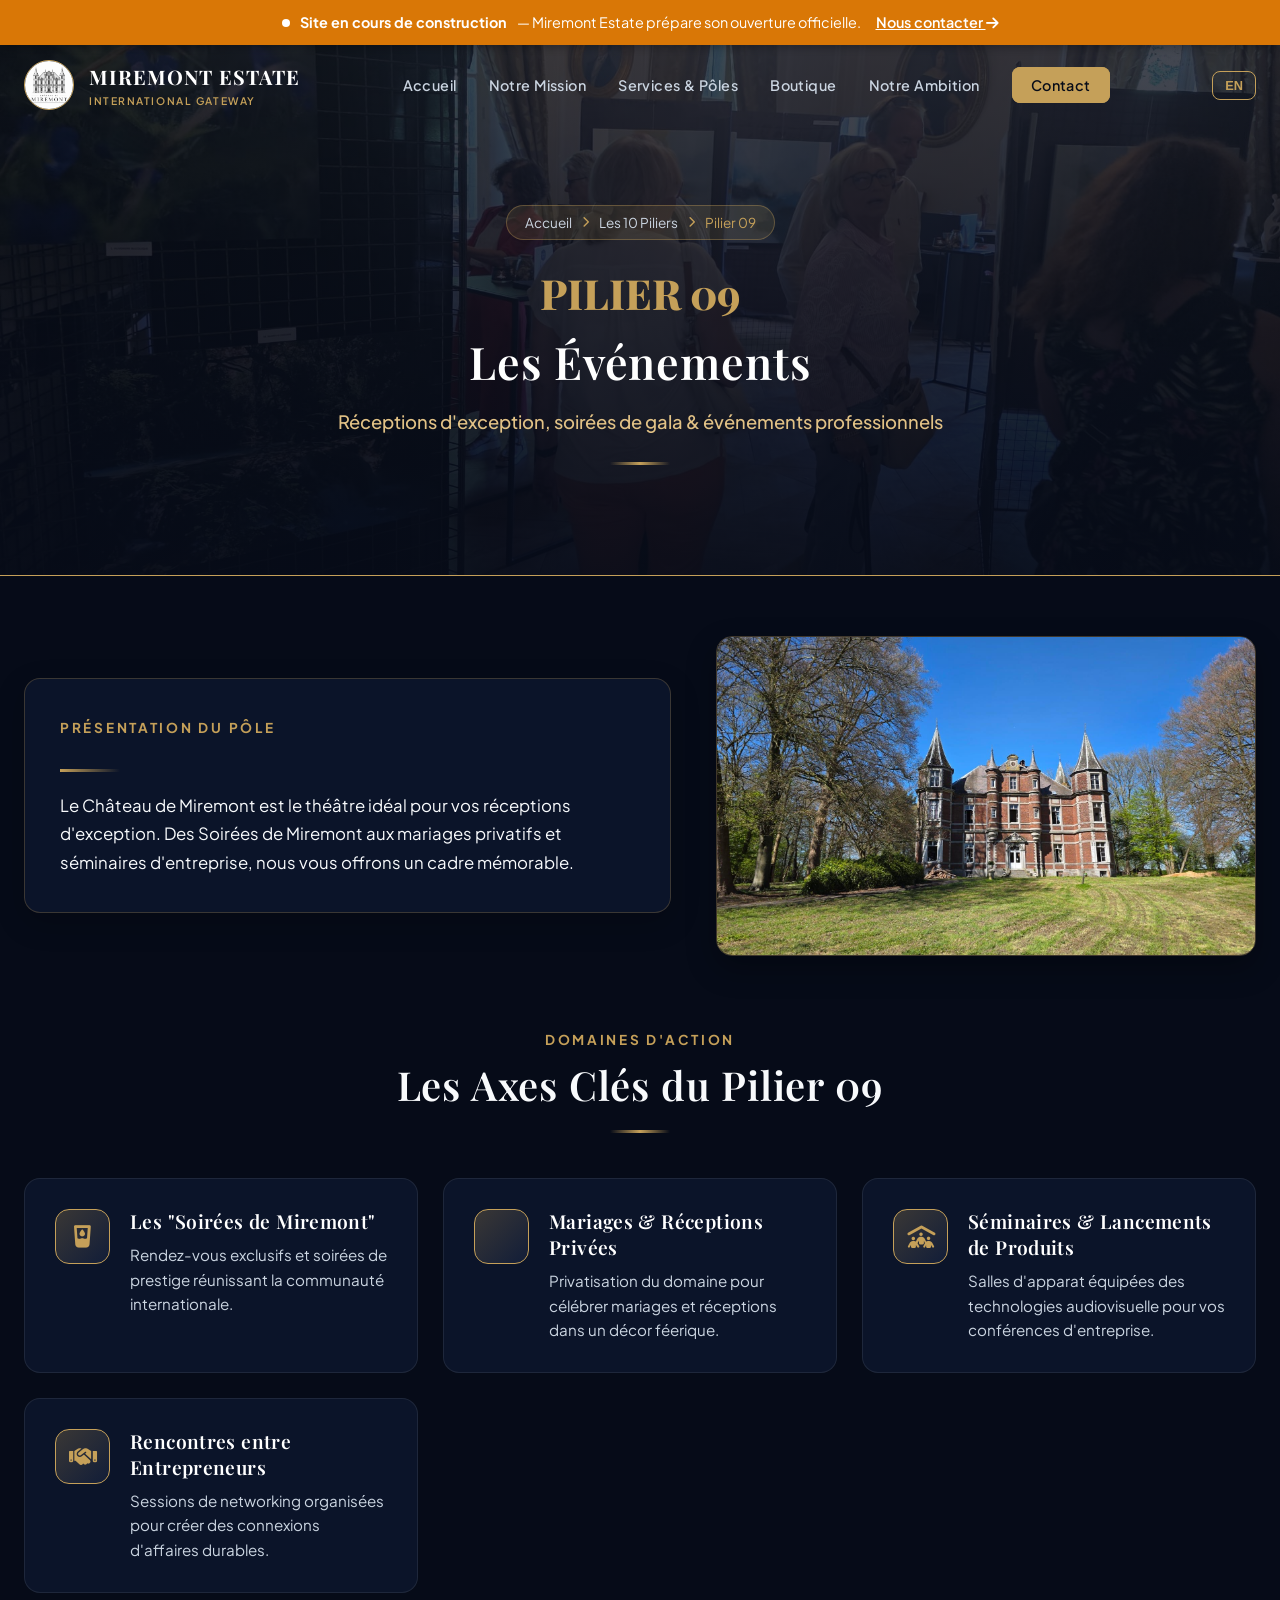
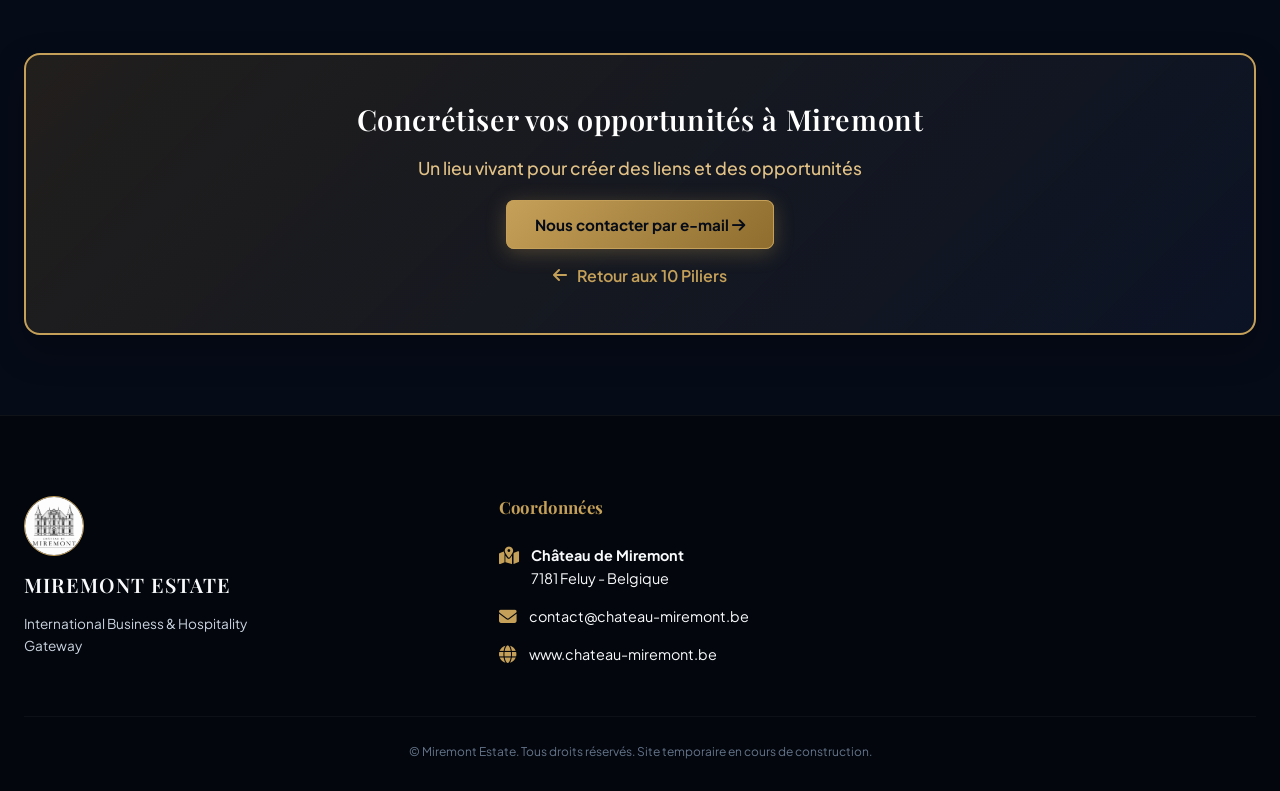
<file: pilier9.html>
<!DOCTYPE html>
<html lang="fr">
<head>
    <meta charset="UTF-8">
    <meta name="viewport" content="width=device-width, initial-scale=1.0">
    <title>Miremont Estate - Les Événements</title>
    <meta name="description" content="Le Château de Miremont est le théâtre idéal pour vos réceptions d'exception. Des Soirées de Miremont aux mariages privatifs et séminaires d'entreprise, nous vous offrons un cadre mémorable.">
    
    <!-- Google Fonts -->
    <link rel="preconnect" href="https://fonts.googleapis.com">
    <link rel="preconnect" href="https://fonts.gstatic.com" crossorigin>
    <link href="https://fonts.googleapis.com/css2?family=Playfair+Display:ital,wght@0,400..900;1,400..900&family=Plus+Jakarta+Sans:ital,wght@0,200..800;1,200..800&display=swap" rel="stylesheet">
    
    <!-- FontAwesome -->
    <link rel="stylesheet" href="https://cdnjs.cloudflare.com/ajax/libs/font-awesome/6.4.0/css/all.min.css">
    
    <!-- Stylesheet with Cache-Busting -->
    <link rel="stylesheet" href="style.css?v=8.0">
    
    <style>
        .pillar-hero-banner {
            position: relative;
            padding: 160px 0 90px 0;
            background-size: cover;
            background-position: center;
            border-bottom: 1.5px solid var(--color-gold);
        }
        .pillar-hero-overlay-dark {
            position: absolute;
            top: 0;
            left: 0;
            width: 100%;
            height: 100%;
            background: linear-gradient(to bottom, rgba(6, 11, 24, 0.75) 0%, rgba(6, 11, 24, 0.95) 100%);
            z-index: 1;
        }
        .pillar-hero-inner {
            position: relative;
            z-index: 2;
            text-align: center;
            max-width: 900px;
            margin: 0 auto;
        }
        .pillar-badge-nav {
            display: inline-flex;
            align-items: center;
            gap: 10px;
            font-size: 0.85rem;
            color: var(--color-gold);
            margin-bottom: 20px;
            background-color: rgba(197, 160, 89, 0.12);
            padding: 6px 18px;
            border-radius: 20px;
            border: 1px solid rgba(197, 160, 89, 0.35);
        }
        .pillar-badge-nav a {
            color: var(--color-text-secondary);
        }
        .pillar-badge-nav a:hover {
            color: var(--color-gold);
        }
        .pillar-hero-num {
            font-family: var(--font-heading);
            font-size: 2.6rem;
            color: var(--color-gold);
            font-weight: 800;
            display: block;
            margin-bottom: 5px;
        }
        .pillar-hero-title {
            font-size: 2.8rem;
            margin-bottom: 15px;
            color: var(--color-white);
        }
        .pillar-hero-subtitle {
            font-size: 1.15rem;
            color: var(--color-gold-light);
            margin-bottom: 25px;
            font-weight: 500;
        }

        /* Story Section */
        .pillar-story-row {
            display: grid;
            grid-template-columns: 1.2fr 1fr;
            gap: 45px;
            align-items: center;
            margin: 60px 0 70px 0;
        }
        .pillar-story-text {
            background-color: var(--color-bg-card);
            border: 1.5px solid rgba(197, 160, 89, 0.25);
            border-radius: var(--border-radius-lg);
            padding: 35px;
            box-shadow: 0 10px 30px rgba(0, 0, 0, 0.2);
            backdrop-filter: blur(10px);
        }
        .pillar-story-text p {
            font-size: 1.05rem;
            line-height: 1.7;
            color: var(--color-text-primary);
            margin-bottom: 0;
        }
        .pillar-story-photo {
            border-radius: var(--border-radius-lg);
            overflow: hidden;
            border: 1.5px solid rgba(197, 160, 89, 0.3);
            box-shadow: 0 12px 30px rgba(0, 0, 0, 0.3);
            height: 320px;
        }
        .pillar-story-photo img {
            width: 100%;
            height: 100%;
            object-fit: cover;
        }

        /* Points Grid */
        .balanced-points-grid {
            display: grid;
            grid-template-columns: repeat(auto-fit, minmax(320px, 1fr));
            gap: 25px;
            margin-bottom: 60px;
        }
        .balanced-point-card {
            background-color: var(--color-bg-card);
            border: 1.5px solid rgba(255, 255, 255, 0.08);
            border-radius: var(--border-radius-lg);
            padding: 30px;
            display: flex;
            gap: 20px;
            align-items: flex-start;
            transition: var(--transition-smooth);
        }
        .balanced-point-card:hover {
            transform: translateY(-5px);
            border-color: var(--color-gold);
            box-shadow: var(--border-glow);
        }
        .balanced-point-icon {
            width: 55px;
            height: 55px;
            min-width: 55px;
            background: linear-gradient(135deg, rgba(197, 160, 89, 0.25) 0%, rgba(18, 30, 58, 0.9) 100%);
            border: 1.5px solid var(--color-gold);
            border-radius: 14px;
            display: flex;
            align-items: center;
            justify-content: center;
            color: var(--color-gold);
            font-size: 1.4rem;
        }
        .balanced-point-info h4 {
            font-size: 1.2rem;
            margin-bottom: 8px;
            color: var(--color-white);
        }
        .balanced-point-info p {
            font-size: 0.95rem;
            line-height: 1.6;
            color: var(--color-text-secondary);
        }

        /* Emphasis & CTA Card */
        .pillar-emphasis-card {
            background: linear-gradient(135deg, rgba(142, 109, 46, 0.2) 0%, rgba(11, 19, 37, 0.95) 100%);
            border: 2px solid var(--color-gold);
            border-radius: var(--border-radius-lg);
            padding: 45px 30px;
            text-align: center;
            box-shadow: 0 15px 35px rgba(0, 0, 0, 0.25);
            margin-bottom: 50px;
        }
        .pillar-emphasis-card h3 {
            font-size: 1.8rem;
            margin-bottom: 15px;
            color: var(--color-white);
        }
        .pillar-emphasis-card p {
            font-size: 1.1rem;
            color: var(--color-gold-light);
            max-width: 700px;
            margin: 0 auto 30px auto;
            font-weight: 500;
        }
        .btn-back-home-link {
            display: inline-flex;
            align-items: center;
            gap: 10px;
            margin-top: 25px;
            color: var(--color-gold);
            font-weight: 600;
        }
        .btn-back-home-link:hover {
            color: var(--color-white);
        }

        @media (max-width: 1024px) {
            .pillar-story-row {
                grid-template-columns: 1fr;
            }
        }

        @media (max-width: 768px) {
            .pillar-hero-banner {
                padding: 130px 0 60px 0;
            }
            .pillar-hero-title {
                font-size: 2rem;
            }
            .pillar-story-text {
                padding: 24px;
            }
            .balanced-point-card {
                flex-direction: column;
                gap: 15px;
                padding: 24px;
            }
            .pillar-emphasis-card {
                padding: 30px 20px;
            }
        }
    </style>
</head>
<body>

    <!-- Construction Notice Bar -->
    <div class="construction-bar" id="construction-bar">
        <div class="construction-bar-content">
            <span class="pulse-dot"></span>
            <strong>Site en cours de construction</strong> — Miremont Estate prépare son ouverture officielle. 
            <a href="index.html#contact" class="banner-link">Nous contacter <i class="fa-solid fa-arrow-right"></i></a>
        </div>
    </div>

    <!-- Navigation Header -->
    <header class="main-header">
        <div class="header-container">
            <a href="index.html" class="logo-area">
                <img src="image00021.jpeg" alt="Logo Château de Miremont" class="header-logo">
                <div class="logo-text">
                    <span class="logo-title">MIREMONT ESTATE</span>
                    <span class="logo-subtitle">INTERNATIONAL GATEWAY</span>
                </div>
            </a>
            <nav class="main-nav">
                <ul>
                    <li><a href="index.html#hero">Accueil</a></li>
                    <li><a href="index.html#mission">Notre Mission</a></li>
                    <li><a href="index.html#services">Services & Pôles</a></li>
                    <li><a href="index.html#boutique">Boutique</a></li>
                    <li><a href="index.html#ambition">Notre Ambition</a></li>
                    <li><a href="index.html#contact" class="nav-cta">Contact</a></li>
                </ul>
            </nav>
            <div class="header-actions">
                <button id="lang-switch" class="lang-switch-btn">EN</button>
                <button class="mobile-menu-toggle" aria-label="Ouvrir le menu">
                    <i class="fa-solid fa-bars"></i>
                </button>
            </div>
        </div>
    </header>

    <!-- Hero Banner -->
    <section class="pillar-hero-banner" style="background-image: url('image00012.jpeg');">
        <div class="pillar-hero-overlay-dark"></div>
        <div class="container">
            <div class="pillar-hero-inner">
                <div class="pillar-badge-nav">
                    <a href="index.html">Accueil</a>
                    <i class="fa-solid fa-chevron-right" style="font-size: 0.7rem;"></i>
                    <a href="index.html#services">Les 10 Piliers</a>
                    <i class="fa-solid fa-chevron-right" style="font-size: 0.7rem;"></i>
                    <span>Pilier 09</span>
                </div>
                <span class="pillar-hero-num">PILIER 09</span>
                <h1 class="pillar-hero-title i18n-text" data-fr="Les Événements" data-en="Events">Les Événements</h1>
                <p class="pillar-hero-subtitle i18n-text" data-fr="Réceptions d'exception, soirées de gala & événements professionnels" data-en="Exceptional receptions, gala evenings & professional corporate events">Réceptions d'exception, soirées de gala & événements professionnels</p>
                <div class="accent-line center"></div>
            </div>
        </div>
    </section>

    <main>
        <div class="container">
            
            <!-- Summary Row -->
            <section class="pillar-story-row">
                <div class="pillar-story-text">
                    <span class="section-subtitle i18n-text" data-fr="Présentation du Pôle" data-en="Pillar Overview">Présentation du Pôle</span>
                    <div class="accent-line"></div>
                    <p class="i18n-text" data-fr="Le Château de Miremont est le théâtre idéal pour vos réceptions d'exception. Des Soirées de Miremont aux mariages privatifs et séminaires d'entreprise, nous vous offrons un cadre mémorable." data-en="Château de Miremont is the ideal setting for your exceptional events. From Miremont Evenings to private weddings and corporate seminars, we offer a memorable backdrop.">Le Château de Miremont est le théâtre idéal pour vos réceptions d'exception. Des Soirées de Miremont aux mariages privatifs et séminaires d'entreprise, nous vous offrons un cadre mémorable.</p>
                </div>
                <div class="pillar-story-photo">
                    <img src="image00005.jpeg" alt="Miremont Estate visuel pôle">
                </div>
            </section>

            <!-- Key Points Grid -->
            <section style="margin-bottom: 60px;">
                <div class="section-header text-center" style="margin-bottom: 45px;">
                    <span class="section-subtitle i18n-text" data-fr="Domaines d'Action" data-en="Key Focus Areas">Domaines d'Action</span>
                    <h2 class="section-title i18n-text" data-fr="Les Axes Clés du Pilier 09" data-en="Key Axes of Pillar 09">Les Axes Clés du Pilier 09</h2>
                    <div class="accent-line center"></div>
                </div>
                
                <div class="balanced-points-grid">
                    
                    <div class="balanced-point-card">
                        <div class="balanced-point-icon">
                            <i class="fa-solid fa-glass-water-droplet"></i>
                        </div>
                        <div class="balanced-point-info">
                            <h4 class="i18n-text" data-fr="Les "Soirées de Miremont"" data-en="The "Miremont Evenings"">Les "Soirées de Miremont"</h4>
                            <p class="i18n-text" data-fr="Rendez-vous exclusifs et soirées de prestige réunissant la communauté internationale." data-en="Exclusive gatherings and prestige evenings bringing together the international community.">Rendez-vous exclusifs et soirées de prestige réunissant la communauté internationale.</p>
                        </div>
                    </div>
                    <div class="balanced-point-card">
                        <div class="balanced-point-icon">
                            <i class="fa-solid fa-rings-wedding"></i>
                        </div>
                        <div class="balanced-point-info">
                            <h4 class="i18n-text" data-fr="Mariages & Réceptions Privées" data-en="Weddings & Private Receptions">Mariages & Réceptions Privées</h4>
                            <p class="i18n-text" data-fr="Privatisation du domaine pour célébrer mariages et réceptions dans un décor féerique." data-en="Estate privatization to celebrate weddings and receptions in an enchanting setting.">Privatisation du domaine pour célébrer mariages et réceptions dans un décor féerique.</p>
                        </div>
                    </div>
                    <div class="balanced-point-card">
                        <div class="balanced-point-icon">
                            <i class="fa-solid fa-people-roof"></i>
                        </div>
                        <div class="balanced-point-info">
                            <h4 class="i18n-text" data-fr="Séminaires & Lancements de Produits" data-en="Seminars & Product Launches">Séminaires & Lancements de Produits</h4>
                            <p class="i18n-text" data-fr="Salles d'apparat équipées des technologies audiovisuelle pour vos conférences d'entreprise." data-en="Ceremonial rooms equipped with AV technology for your corporate conferences.">Salles d'apparat équipées des technologies audiovisuelle pour vos conférences d'entreprise.</p>
                        </div>
                    </div>
                    <div class="balanced-point-card">
                        <div class="balanced-point-icon">
                            <i class="fa-solid fa-handshake"></i>
                        </div>
                        <div class="balanced-point-info">
                            <h4 class="i18n-text" data-fr="Rencontres entre Entrepreneurs" data-en="Entrepreneurs Networking">Rencontres entre Entrepreneurs</h4>
                            <p class="i18n-text" data-fr="Sessions de networking organisées pour créer des connexions d'affaires durables." data-en="Structured networking sessions to foster long-lasting business connections.">Sessions de networking organisées pour créer des connexions d'affaires durables.</p>
                        </div>
                    </div>
                </div>
            </section>

            <!-- Emphasis & Contact Card -->
            <div class="pillar-emphasis-card">
                <h3 class="i18n-text" data-fr="Concrétiser vos opportunités à Miremont" data-en="Turn your opportunities into reality at Miremont">Concrétiser vos opportunités à Miremont</h3>
                <p class="i18n-text" data-fr="Un lieu vivant pour créer des liens et des opportunités" data-en="A living place to create links and opportunities">Un lieu vivant pour créer des liens et des opportunités</p>
                <a href="index.html#contact" class="btn-primary">
                    <span class="i18n-text" data-fr="Nous contacter par e-mail" data-en="Contact us by email">Nous contacter par e-mail</span> 
                    <i class="fa-solid fa-arrow-right"></i>
                </a>
                <br>
                <a href="index.html#services" class="btn-back-home-link">
                    <i class="fa-solid fa-arrow-left"></i> 
                    <span class="i18n-text" data-fr="Retour aux 10 Piliers" data-en="Back to 10 Pillars">Retour aux 10 Piliers</span>
                </a>
            </div>

        </div>
    </main>

    <!-- Footer -->
    <footer class="site-footer" style="margin-top: 80px;">
        <div class="container">
            <div class="footer-grid">
                <div class="footer-col-brand">
                    <img src="image00021.jpeg" alt="Château de Miremont Logo" class="footer-logo">
                    <h4>MIREMONT ESTATE</h4>
                    <p class="footer-tagline">International Business & Hospitality Gateway</p>
                </div>
                <div class="footer-col-contact">
                    <h4>Coordonnées</h4>
                    <ul class="footer-contact-list">
                        <li>
                            <i class="fa-solid fa-map-location-dot"></i>
                            <span><strong>Château de Miremont</strong><br>7181 Feluy - Belgique</span>
                        </li>
                        <li>
                            <i class="fa-solid fa-envelope"></i>
                            <a href="mailto:contact@chateau-miremont.be">contact@chateau-miremont.be</a>
                        </li>
                        <li>
                            <i class="fa-solid fa-globe"></i>
                            <a href="https://www.chateau-miremont.be">www.chateau-miremont.be</a>
                        </li>
                    </ul>
                </div>
            </div>
            <div class="footer-bottom">
                <p>&copy; Miremont Estate. Tous droits réservés. Site temporaire en cours de construction.</p>
            </div>
        </div>
    </footer>

    <!-- i18n & Mobile Script -->
    <script>
        document.addEventListener('DOMContentLoaded', () => {
            const langBtn = document.getElementById('lang-switch');
            let currentLang = 'FR';

            if (langBtn) {
                langBtn.addEventListener('click', () => {
                    currentLang = currentLang === 'FR' ? 'EN' : 'FR';
                    langBtn.textContent = currentLang === 'FR' ? 'EN' : 'FR';

                    document.querySelectorAll('.i18n-text').forEach(el => {
                        const text = el.getAttribute(`data-${currentLang.toLowerCase()}`);
                        if (text) {
                            el.innerHTML = text;
                        }
                    });
                });
            }

            const toggleBtn = document.querySelector('.mobile-menu-toggle');
            const mainNav = document.querySelector('.main-nav');
            if (toggleBtn && mainNav) {
                toggleBtn.addEventListener('click', () => {
                    mainNav.classList.toggle('nav-active');
                });
            }
        });
    </script>

</body>
</html>
</file>
<file: style.css>
/* -------------------------------------------------------------
   Miremont Estate - Premium Design System (Navy & Gold Theme)
   ------------------------------------------------------------- */

/* Variables & Custom Tokens */
:root {
    --font-heading: 'Playfair Display', Georgia, serif;
    --font-body: 'Plus Jakarta Sans', 'Inter', sans-serif;
    
    /* Elegant Royal Palette */
    --color-bg-primary: #060b18;      /* Deep midnight blue */
    --color-bg-secondary: #0b1325;    /* Slightly lighter navy */
    --color-bg-card: rgba(18, 30, 58, 0.55); /* Glassmorphic card fill */
    --color-gold: #c5a059;            /* Warm brushed gold */
    --color-gold-light: #e2c286;      /* Highlighting gold */
    --color-gold-dark: #8e6d2e;       /* Deep metallic gold */
    --color-text-primary: #f8fafc;    /* Clean off-white */
    --color-text-secondary: #cbd5e1;  /* Slate light gray */
    --color-text-muted: #64748b;      /* Slate dark gray */
    --color-white: #ffffff;
    
    /* Layout Transitions */
    --transition-smooth: all 0.4s cubic-bezier(0.16, 1, 0.3, 1);
    --border-radius-lg: 16px;
    --border-radius-md: 8px;
    --border-glow: 0 0 15px rgba(197, 160, 89, 0.2);
}

/* Base Reset */
*, *::before, *::after {
    margin: 0;
    padding: 0;
    box-sizing: border-box;
}

html {
    scroll-behavior: smooth;
    font-size: 16px;
    background-color: var(--color-bg-primary);
    color: var(--color-text-primary);
    font-family: var(--font-body);
}

body {
    overflow-x: hidden;
    line-height: 1.6;
    -webkit-font-smoothing: antialiased;
}

h1, h2, h3, h4, h5, h6 {
    font-family: var(--font-heading);
    color: var(--color-text-primary);
    font-weight: 600;
    letter-spacing: 0.02em;
    line-height: 1.35; /* Fix overlapping when titles wrap */
}

p {
    color: var(--color-text-secondary);
}

a {
    color: inherit;
    text-decoration: none;
    transition: var(--transition-smooth);
}

ul {
    list-style: none;
}

/* Global Utility Classes */
.container {
    width: 100%;
    max-width: 1280px;
    margin: 0 auto;
    padding: 0 24px;
}

.section-padding {
    padding: 100px 0;
}

.text-center {
    text-align: center;
}

.text-gold {
    color: var(--color-gold) !important;
}

.accent-line {
    width: 60px;
    height: 3px;
    background: linear-gradient(90deg, var(--color-gold), transparent);
    margin: 20px 0;
}

.accent-line.center {
    background: linear-gradient(90deg, transparent, var(--color-gold), transparent);
    margin: 20px auto;
}

.grid-2 {
    display: grid;
    grid-template-columns: 1fr 1fr;
    gap: 60px;
    align-items: center;
}

/* -------------------------------------------------------------
   Construction Bar (Top Header Badge)
   ------------------------------------------------------------- */
.construction-bar {
    width: 100%;
    background-color: #d97706;
    color: var(--color-white);
    font-size: 0.9rem;
    padding: 10px 0;
    text-align: center;
    position: relative;
    z-index: 1002;
    box-shadow: 0 2px 10px rgba(0, 0, 0, 0.3);
}

.construction-bar-content {
    display: inline-flex;
    align-items: center;
    justify-content: center;
    gap: 10px;
    flex-wrap: wrap;
    padding: 0 15px;
}

.pulse-dot {
    width: 8px;
    height: 8px;
    background-color: var(--color-white);
    border-radius: 50%;
    display: inline-block;
    animation: pulse 1.8s infinite ease-in-out;
}

@keyframes pulse {
    0% { transform: scale(0.8); opacity: 0.5; }
    50% { transform: scale(1.3); opacity: 1; }
    100% { transform: scale(0.8); opacity: 0.5; }
}

.banner-link {
    color: var(--color-white);
    text-decoration: underline;
    font-weight: 600;
    margin-left: 5px;
}

.banner-link:hover {
    color: rgba(255, 255, 255, 0.85);
}

/* -------------------------------------------------------------
   Navigation Header
   ------------------------------------------------------------- */
.main-header {
    width: 100%;
    position: absolute;
    top: 40px; /* Offset below construction bar */
    left: 0;
    z-index: 1000;
    transition: var(--transition-smooth);
    padding: 20px 0;
}

.main-header.header-scrolled {
    position: fixed;
    top: 0;
    background-color: rgba(6, 11, 24, 0.92);
    backdrop-filter: blur(12px);
    border-bottom: 1px solid rgba(197, 160, 89, 0.15);
    padding: 12px 0;
    box-shadow: 0 10px 30px rgba(0, 0, 0, 0.2);
}

.header-container {
    max-width: 1320px;
    margin: 0 auto;
    padding: 0 24px;
    display: flex;
    align-items: center;
    justify-content: space-between;
}

.logo-area {
    display: flex;
    align-items: center;
    gap: 15px;
}

.header-logo {
    height: 50px;
    width: 50px;
    object-fit: cover;
    border-radius: 50%;
    border: 1.5px solid var(--color-gold);
    transition: var(--transition-smooth);
}

.logo-area:hover .header-logo {
    transform: scale(1.08);
    box-shadow: 0 0 12px rgba(197, 160, 89, 0.4);
}

.logo-text {
    display: flex;
    flex-direction: column;
}

.logo-title {
    font-family: var(--font-heading);
    font-size: 1.25rem;
    font-weight: 700;
    color: var(--color-white);
    letter-spacing: 0.05em;
}

.logo-subtitle {
    font-size: 0.65rem;
    color: var(--color-gold);
    letter-spacing: 0.15em;
    font-weight: 600;
}

.main-nav ul {
    display: flex;
    align-items: center;
    gap: 32px;
}

.main-nav a {
    font-size: 0.9rem;
    font-weight: 550;
    color: var(--color-text-secondary);
    letter-spacing: 0.03em;
    position: relative;
    padding: 5px 0;
}

.main-nav a::after {
    content: '';
    position: absolute;
    bottom: 0;
    left: 0;
    width: 0;
    height: 1.5px;
    background-color: var(--color-gold);
    transition: var(--transition-smooth);
}

.main-nav a:hover {
    color: var(--color-white);
}

.main-nav a:hover::after {
    width: 100%;
}

.nav-cta {
    background-color: var(--color-gold);
    color: var(--color-bg-primary) !important;
    padding: 8px 18px !important;
    border-radius: var(--border-radius-md);
    font-weight: 700;
    transition: var(--transition-smooth);
    border: 1px solid var(--color-gold);
}

.nav-cta::after {
    display: none !important;
}

.nav-cta:hover {
    background-color: transparent !important;
    color: var(--color-gold) !important;
    box-shadow: var(--border-glow);
}

.mobile-menu-toggle {
    display: none;
    background: none;
    border: none;
    color: var(--color-white);
    font-size: 1.5rem;
    cursor: pointer;
}

/* -------------------------------------------------------------
   Hero Section
   ------------------------------------------------------------- */
.hero-section {
    position: relative;
    min-height: 100vh;
    padding-top: 180px;
    padding-bottom: 80px;
    display: flex;
    flex-direction: column;
    justify-content: center;
    overflow: hidden;
}

.hero-bg {
    position: absolute;
    top: 0;
    left: 0;
    width: 100%;
    height: 100%;
    background-size: cover;
    background-position: center;
    z-index: -1;
    transform: scale(1.03);
    filter: brightness(0.65);
}

.hero-container {
    max-width: 1280px;
    margin: 0 auto;
    padding: 0 24px;
    width: 100%;
    display: flex;
    flex-direction: column;
    justify-content: space-between;
    flex-grow: 1;
}

.hero-content {
    max-width: 800px;
    margin-top: 40px;
}

.badge-premium {
    display: inline-flex;
    align-items: center;
    gap: 8px;
    background-color: rgba(197, 160, 89, 0.15);
    border: 1px solid rgba(197, 160, 89, 0.35);
    color: var(--color-gold-light);
    font-size: 0.8rem;
    font-weight: 600;
    text-transform: uppercase;
    letter-spacing: 0.1em;
    padding: 6px 14px;
    border-radius: 50px;
    margin-bottom: 25px;
}

.hero-title {
    font-size: clamp(2.2rem, 8vw, 4rem);
    line-height: 1.1;
    margin-bottom: 15px;
    font-weight: 800;
    color: var(--color-white);
    text-shadow: 0 4px 15px rgba(0,0,0,0.5);
}

.hero-tagline {
    font-size: clamp(1rem, 3vw, 1.25rem);
    color: var(--color-gold);
    letter-spacing: 0.2em;
    font-weight: 600;
    margin-bottom: 30px;
    text-transform: uppercase;
}

.sectors-list {
    display: flex;
    align-items: center;
    gap: 15px;
    flex-wrap: wrap;
    margin-bottom: 40px;
}

.sectors-list span {
    font-size: 1.05rem;
    color: var(--color-text-secondary);
    font-weight: 500;
    letter-spacing: 0.05em;
}

.sectors-list .bullet {
    color: var(--color-gold);
}

.hero-actions {
    display: flex;
    gap: 20px;
    flex-wrap: wrap;
}

.btn-primary {
    background: linear-gradient(135deg, var(--color-gold), var(--color-gold-dark));
    color: var(--color-bg-primary);
    padding: 14px 28px;
    font-size: 0.95rem;
    font-weight: 700;
    border-radius: var(--border-radius-md);
    box-shadow: 0 4px 20px rgba(197, 160, 89, 0.3);
    border: 1px solid var(--color-gold);
}

.btn-primary:hover {
    transform: translateY(-2px);
    box-shadow: 0 6px 25px rgba(197, 160, 89, 0.45);
    background: transparent;
    color: var(--color-gold);
}

.btn-secondary {
    background-color: rgba(255, 255, 255, 0.05);
    color: var(--color-white);
    padding: 14px 28px;
    font-size: 0.95rem;
    font-weight: 600;
    border-radius: var(--border-radius-md);
    border: 1px solid rgba(255, 255, 255, 0.15);
    backdrop-filter: blur(5px);
}

.btn-secondary:hover {
    background-color: rgba(255, 255, 255, 0.12);
    border-color: rgba(255, 255, 255, 0.3);
    transform: translateY(-2px);
}

.hero-highlights {
    display: grid;
    grid-template-columns: repeat(3, 1fr);
    gap: 30px;
    margin-top: 80px;
    background-color: rgba(6, 11, 24, 0.75);
    border: 1px solid rgba(197, 160, 89, 0.2);
    border-radius: var(--border-radius-lg);
    padding: 24px;
    backdrop-filter: blur(10px);
}

.highlight-item {
    display: flex;
    align-items: center;
    gap: 15px;
}

.highlight-icon {
    font-size: 1.8rem;
    color: var(--color-gold);
}

.highlight-text h4 {
    font-size: 1rem;
    font-weight: 700;
    margin-bottom: 3px;
}

.highlight-text p {
    font-size: 0.85rem;
    color: var(--color-text-secondary);
}

/* -------------------------------------------------------------
   Mission & Concept Section
   ------------------------------------------------------------- */
.mission-section {
    background-color: var(--color-bg-secondary);
}

.section-subtitle {
    font-size: 0.85rem;
    color: var(--color-gold);
    text-transform: uppercase;
    letter-spacing: 0.2em;
    font-weight: 700;
    display: inline-block;
    margin-bottom: 10px;
}

.section-title {
    font-size: clamp(1.8rem, 5vw, 2.5rem);
    line-height: 1.25;
    margin-bottom: 20px;
}

.lead-text {
    font-size: 1.2rem;
    line-height: 1.6;
    color: var(--color-white);
    margin-bottom: 20px;
    font-weight: 500;
}

.body-text {
    font-size: 1rem;
    color: var(--color-text-secondary);
    margin-bottom: 25px;
}

.premium-quote {
    font-family: var(--font-heading);
    font-size: 1.35rem;
    font-style: italic;
    color: var(--color-gold-light);
    border-left: 3px solid var(--color-gold);
    padding-left: 20px;
    margin: 30px 0;
}

.image-wrapper-fancy {
    position: relative;
    display: inline-block;
    width: 100%;
}

.main-fancy-img {
    width: 100%;
    height: auto;
    border-radius: var(--border-radius-lg);
    box-shadow: 0 15px 35px rgba(0, 0, 0, 0.4);
    display: block;
    border: 1px solid rgba(255,255,255,0.05);
}

.image-wrapper-fancy::before {
    content: '';
    position: absolute;
    top: -15px;
    right: -15px;
    width: 100%;
    height: 100%;
    border: 2px solid var(--color-gold);
    border-radius: var(--border-radius-lg);
    z-index: -1;
    pointer-events: none;
}

.image-overlay-card {
    position: absolute;
    bottom: -15px;
    left: -15px;
    background: rgba(18, 30, 58, 0.95);
    border: 1.5px solid var(--color-gold);
    border-radius: var(--border-radius-md);
    padding: 18px 24px;
    box-shadow: 0 12px 25px rgba(0,0,0,0.3);
    max-width: 280px;
    backdrop-filter: blur(10px);
}

.image-overlay-card h5 {
    color: var(--color-white);
    margin-bottom: 5px;
    font-size: 0.95rem;
}

.image-overlay-card p {
    font-size: 0.8rem;
    color: var(--color-text-secondary);
}

/* -------------------------------------------------------------
   Under Construction / Work in progress Block
   ------------------------------------------------------------- */
.work-in-progress-block {
    background-color: var(--color-bg-primary);
    padding: 40px 0 100px 0;
}

.wip-card {
    background-color: var(--color-bg-secondary);
    border: 1.5px solid rgba(197, 160, 89, 0.3);
    border-radius: var(--border-radius-lg);
    padding: 40px;
    box-shadow: var(--border-glow);
}

.wip-grid {
    display: grid;
    grid-template-columns: 1fr 1.3fr;
    gap: 40px;
    align-items: center;
}

.wip-img-wrapper {
    position: relative;
    border-radius: var(--border-radius-md);
    overflow: hidden;
    height: 300px;
    border: 1px solid rgba(255, 255, 255, 0.1);
}

.wip-img {
    width: 100%;
    height: 100%;
    object-fit: cover;
}

.wip-badge {
    position: absolute;
    top: 15px;
    left: 15px;
    background-color: #d97706;
    color: var(--color-white);
    font-size: 0.75rem;
    font-weight: 700;
    text-transform: uppercase;
    letter-spacing: 0.05em;
    padding: 6px 12px;
    border-radius: 4px;
    box-shadow: 0 4px 10px rgba(0,0,0,0.25);
}

.wip-mini-title {
    color: var(--color-gold);
    font-size: 0.8rem;
    font-weight: 700;
    letter-spacing: 0.15em;
    text-transform: uppercase;
}

.wip-content h3 {
    font-size: clamp(1.6rem, 4vw, 2rem);
    margin: 8px 0 15px 0;
}

.wip-content p {
    font-size: 1rem;
    margin-bottom: 20px;
}

.wip-list {
    margin-bottom: 25px;
}

.wip-list-item {
    display: flex;
    align-items: flex-start;
    gap: 12px;
    margin-bottom: 12px;
}

.wip-list-icon {
    flex-shrink: 0;
    color: var(--color-gold);
    margin-top: 3px;
    font-size: 1rem;
}

.wip-list-text {
    font-size: 0.95rem;
    line-height: 1.5;
    color: var(--color-text-secondary);
}

.wip-list-text strong {
    color: var(--color-white);
}

.wip-status-indicator {
    background-color: rgba(6, 11, 24, 0.4);
    border: 1px solid rgba(255,255,255,0.05);
    padding: 12px 18px;
    border-radius: var(--border-radius-md);
}

.indicator-bar {
    display: block;
    width: 100%;
    height: 8px;
    background-color: rgba(255, 255, 255, 0.1);
    border-radius: 10px;
    overflow: hidden;
    margin-bottom: 8px;
}

.indicator-progress {
    display: block;
    width: 65%; /* 65% complete of works */
    height: 100%;
    background: linear-gradient(90deg, var(--color-gold-dark), var(--color-gold));
    border-radius: 10px;
}

.indicator-text {
    font-size: 0.75rem;
    color: var(--color-text-secondary);
}

/* -------------------------------------------------------------
   Services Section (10 Piliers Grid)
   ------------------------------------------------------------- */
.services-section {
    background-color: var(--color-bg-secondary);
}

.section-header {
    margin-bottom: 60px;
}

.section-intro {
    max-width: 650px;
    margin: 0 auto;
    font-size: 1.05rem;
}

.services-grid {
    display: grid;
    grid-template-columns: repeat(auto-fit, minmax(280px, 1fr));
    gap: 30px;
}

.service-card {
    background-color: var(--color-bg-card);
    border: 1.5px solid rgba(197, 160, 89, 0.15);
    border-radius: var(--border-radius-lg);
    padding: 35px;
    display: flex;
    flex-direction: column;
    justify-content: space-between;
    min-height: 380px;
    box-shadow: 0 10px 25px rgba(0, 0, 0, 0.15);
    backdrop-filter: blur(10px);
    transition: var(--transition-smooth);
}

.service-card:hover {
    transform: translateY(-8px);
    border-color: var(--color-gold);
    box-shadow: var(--border-glow);
}

.card-header {
    display: flex;
    flex-direction: column;
    align-items: flex-start;
    gap: 8px;
    margin-bottom: 20px;
}

.card-num {
    font-family: var(--font-heading);
    font-size: 2rem;
    color: var(--color-gold);
    opacity: 0.75;
    font-weight: 700;
    line-height: 1;
}

.service-card h3 {
    font-size: 1.25rem;
    line-height: 1.25;
    font-weight: 700;
    width: 100%;
}

.card-body {
    flex-grow: 1;
    margin-bottom: 25px;
}

.card-body ul {
    display: flex;
    flex-direction: column;
    gap: 10px;
}

.card-body li {
    font-size: 0.9rem;
    color: var(--color-text-secondary);
    position: relative;
    padding-left: 18px;
    line-height: 1.4;
}

.card-body li::before {
    content: '▪';
    position: absolute;
    left: 0;
    top: 0;
    color: var(--color-gold);
    font-size: 0.8rem;
}

.card-body p {
    font-size: 0.9rem;
}

.card-footer {
    border-top: 1px solid rgba(255, 255, 255, 0.08);
    padding-top: 15px;
}

.card-emphasis {
    font-size: 0.85rem;
    font-weight: 600;
    color: var(--color-white);
    line-height: 1.4;
}

/* Specific Card: IA special background */
.service-card.theme-dark-gold {
    background: linear-gradient(135deg, rgba(142, 109, 46, 0.25) 0%, rgba(18, 30, 58, 0.8) 100%);
    border: 1.5px solid var(--color-gold);
}

/* Specific Card: With photo backdrop */
.service-card.card-has-img {
    background-size: cover;
    background-position: center;
    position: relative;
    border: 1.5px solid rgba(255, 255, 255, 0.1);
    z-index: 1;
}

.service-card.card-has-img::before {
    content: '';
    position: absolute;
    top: 0;
    left: 0;
    width: 100%;
    height: 100%;
    background-image: var(--card-bg-img);
    background-size: cover;
    background-position: center;
    border-radius: calc(var(--border-radius-lg) - 1.5px);
    z-index: -2;
    transition: var(--transition-smooth);
}

.card-img-overlay {
    position: absolute;
    top: 0;
    left: 0;
    width: 100%;
    height: 100%;
    background: linear-gradient(to bottom, rgba(6, 11, 24, 0.75) 0%, rgba(6, 11, 24, 0.96) 100%);
    border-radius: calc(var(--border-radius-lg) - 1.5px);
    z-index: -1;
    transition: var(--transition-smooth);
}

.service-card.card-has-img:hover .card-img-overlay {
    background: linear-gradient(to bottom, rgba(6, 11, 24, 0.55) 0%, rgba(6, 11, 24, 0.92) 100%);
}

.service-card.card-has-img:hover::before {
    transform: scale(1.04);
}

.card-content-wrapper {
    display: flex;
    flex-direction: column;
    justify-content: space-between;
    height: 100%;
    width: 100%;
}

.card-text-block {
    font-size: 0.95rem !important;
    line-height: 1.6;
}

/* Specific Card: Reason to work together grid */
.reason-card {
    grid-column: span 1;
}

@media (min-width: 1024px) {
    .reason-card {
        grid-column: span 2;
    }
}

.reason-grid {
    display: grid;
    grid-template-columns: repeat(auto-fit, minmax(200px, 1fr));
    gap: 20px;
}

.reason-item {
    display: flex;
    align-items: flex-start;
    gap: 12px;
}

.reason-icon {
    font-size: 1.4rem;
    color: var(--color-gold);
    margin-top: 2px;
}

.reason-item h5 {
    font-size: 0.95rem;
    color: var(--color-white);
    margin-bottom: 3px;
}

.reason-item p {
    font-size: 0.75rem;
    color: var(--color-text-secondary);
}

/* -------------------------------------------------------------
   Boutique Showcase Section
   ------------------------------------------------------------- */
.boutique-section {
    background-color: var(--color-bg-primary);
}

.boutique-showcase {
    display: grid;
    grid-template-columns: 1fr 2fr;
    gap: 50px;
    margin-top: 60px;
}

.showcase-banner-area {
    display: flex;
    justify-content: center;
}

.card-product-rollup {
    border-radius: var(--border-radius-lg);
    overflow: hidden;
    border: 1.5px solid var(--color-gold);
    box-shadow: var(--border-glow);
    max-width: 350px;
    height: 600px;
}

.rollup-img {
    width: 100%;
    height: 100%;
    object-fit: cover;
    transition: var(--transition-smooth);
}

.card-product-rollup:hover .rollup-img {
    transform: scale(1.04);
}

.showcase-products-grid {
    display: grid;
    grid-template-columns: 1fr 1fr;
    gap: 30px;
}

.product-item {
    background-color: var(--color-bg-secondary);
    border: 1px solid rgba(255, 255, 255, 0.05);
    border-radius: var(--border-radius-lg);
    padding: 20px;
    display: flex;
    gap: 20px;
    align-items: center;
    transition: var(--transition-smooth);
}

.product-item:hover {
    border-color: rgba(197, 160, 89, 0.4);
    box-shadow: 0 8px 20px rgba(0, 0, 0, 0.2);
    transform: translateX(5px);
}

.product-img-box {
    width: 90px;
    height: 90px;
    border-radius: var(--border-radius-md);
    overflow: hidden;
    flex-shrink: 0;
    border: 1.5px solid rgba(197, 160, 89, 0.2);
}

.product-img {
    width: 100%;
    height: 100%;
    object-fit: cover;
}

.product-info {
    display: flex;
    flex-direction: column;
}

.product-info h4 {
    font-size: 1.1rem;
    margin-bottom: 5px;
    color: var(--color-white);
}

.product-desc {
    font-size: 0.8rem;
    color: var(--color-text-secondary);
    margin-bottom: 8px;
    line-height: 1.4;
}

.product-tag {
    font-size: 0.65rem;
    font-weight: 700;
    color: var(--color-gold);
    text-transform: uppercase;
    letter-spacing: 0.08em;
    align-self: flex-start;
}

/* -------------------------------------------------------------
   Ambition & Welcome Letter Section
   ------------------------------------------------------------- */
.ambition-section {
    background-color: var(--color-bg-secondary);
}

.ambition-card-container {
    display: grid;
    grid-template-columns: 1fr 1.2fr;
    gap: 60px;
}

.ambition-left h3 {
    font-size: 2.2rem;
    margin-bottom: 10px;
}

.ambition-lead {
    font-size: 1.15rem;
    font-weight: 500;
    color: var(--color-white);
    margin-bottom: 20px;
    line-height: 1.6;
}

.ambition-left p {
    margin-bottom: 25px;
}

.local-collab-block {
    background-color: rgba(197, 160, 89, 0.05);
    border: 1px solid rgba(197, 160, 89, 0.25);
    padding: 20px;
    border-radius: var(--border-radius-md);
    margin-top: 30px;
}

.collab-badge {
    background-color: var(--color-gold);
    color: var(--color-bg-primary);
    font-size: 0.7rem;
    font-weight: 700;
    text-transform: uppercase;
    padding: 4px 8px;
    border-radius: 3px;
    display: inline-block;
    margin-bottom: 10px;
}

.collab-text {
    font-size: 0.9rem;
    font-weight: 600;
    color: var(--color-text-primary);
    margin-bottom: 0 !important;
}

.letter-box {
    background-color: #fcfbf7;
    color: #1e293b;
    border: 2px solid var(--color-gold);
    border-radius: var(--border-radius-lg);
    padding: 35px;
    box-shadow: 0 15px 35px rgba(0, 0, 0, 0.25);
    position: relative;
    overflow: hidden;
    width: 100%;
}

.letter-badge {
    background-color: #1e293b;
    color: var(--color-gold);
    font-size: 0.7rem;
    font-weight: 700;
    text-transform: uppercase;
    letter-spacing: 0.1em;
    padding: 6px 12px;
    border-radius: 4px;
    display: inline-block;
    margin-bottom: 20px;
}

.letter-box h3 {
    color: #0f172a;
    font-size: 1.8rem;
    margin-bottom: 25px;
    line-height: 1.3;
}

.letter-content {
    font-size: 0.95rem;
    line-height: 1.7;
    margin-bottom: 30px;
}

.letter-content p {
    color: #334155;
    margin-bottom: 15px;
}

.letter-signature-area {
    display: flex;
    justify-content: space-between;
    align-items: center;
    border-top: 1px solid rgba(0, 0, 0, 0.08);
    padding-top: 20px;
}

.sig-left {
    display: flex;
    align-items: center;
    gap: 15px;
    max-width: 100%;
}

.president-portrait-frame {
    width: 60px;
    height: 60px;
    min-width: 60px;
    min-height: 60px;
    max-width: 60px;
    max-height: 60px;
    border-radius: 50%;
    border: 2px solid var(--color-gold);
    overflow: hidden;
    flex-shrink: 0;
    display: flex;
    align-items: center;
    justify-content: center;
    box-shadow: 0 4px 12px rgba(0, 0, 0, 0.15);
    background-color: var(--color-bg-secondary);
}

.president-portrait-frame img.president-portrait {
    width: 100% !important;
    height: 100% !important;
    max-width: 100% !important;
    max-height: 100% !important;
    min-width: 100% !important;
    min-height: 100% !important;
    object-fit: cover !important;
    display: block !important;
    border-radius: 50% !important;
}

.sig-name {
    display: flex;
    flex-direction: column;
}

.sig-name strong {
    color: #0f172a;
    font-size: 0.95rem;
}

.sig-name span {
    font-size: 0.75rem;
    color: #64748b;
}

.signature-line {
    width: 140px;
    height: 50px;
}

.signature-svg {
    width: 100%;
    height: 100%;
}

/* -------------------------------------------------------------
   Contact / Under Construction Info Block (Replacing Form)
   ------------------------------------------------------------- */
.contact-section {
    background-color: var(--color-bg-primary);
}

.construction-notice-card {
    background: linear-gradient(135deg, var(--color-bg-secondary) 0%, rgba(18, 30, 58, 0.95) 100%);
    border: 2px solid var(--color-gold);
    border-radius: var(--border-radius-lg);
    padding: 60px 40px;
    box-shadow: var(--border-glow);
    max-width: 800px;
    margin: 0 auto;
    text-align: center;
    display: flex;
    flex-direction: column;
    align-items: center;
    gap: 20px;
}

.notice-icon {
    font-size: 3.5rem;
    color: var(--color-gold);
    margin-bottom: 10px;
    animation: rotateSand 4s infinite linear;
}

@keyframes rotateSand {
    0% { transform: rotate(0deg); }
    45% { transform: rotate(0deg); }
    55% { transform: rotate(180deg); }
    100% { transform: rotate(180deg); }
}

.construction-notice-card h2 {
    font-size: 2.2rem;
    color: var(--color-white);
}

.notice-lead {
    font-size: 1.2rem;
    color: var(--color-gold-light);
    font-weight: 600;
    max-width: 600px;
}

.notice-text {
    font-size: 1rem;
    color: var(--color-text-secondary);
    max-width: 650px;
    line-height: 1.7;
    margin-bottom: 15px;
}

.contact-cta-box {
    display: flex;
    flex-direction: column;
    align-items: center;
    gap: 12px;
    margin-top: 10px;
}

.contact-email {
    font-size: 1.1rem;
    color: var(--color-gold);
    font-weight: 700;
    letter-spacing: 0.05em;
}

/* -------------------------------------------------------------
   Footer
   ------------------------------------------------------------- */
.site-footer {
    background-color: #03060c;
    border-top: 1px solid rgba(255, 255, 255, 0.05);
    padding: 80px 0 30px 0;
}

.footer-grid {
    display: grid;
    grid-template-columns: 1.5fr 1.5fr 1fr;
    gap: 50px;
    margin-bottom: 50px;
}

.footer-col-brand {
    display: flex;
    flex-direction: column;
    gap: 15px;
}

.footer-logo {
    height: 60px;
    width: 60px;
    object-fit: cover;
    border-radius: 50%;
    border: 1.5px solid var(--color-gold);
}

.footer-col-brand h4 {
    font-size: 1.25rem;
    letter-spacing: 0.05em;
}

.footer-tagline {
    font-size: 0.85rem;
    max-width: 250px;
}

.footer-socials {
    display: flex;
    gap: 15px;
    margin-top: 10px;
}

.footer-socials a {
    width: 36px;
    height: 36px;
    border-radius: 50%;
    background-color: rgba(255, 255, 255, 0.04);
    border: 1px solid rgba(255, 255, 255, 0.1);
    display: flex;
    align-items: center;
    justify-content: center;
    color: var(--color-text-secondary);
}

.footer-socials a:hover {
    background-color: var(--color-gold);
    color: var(--color-bg-primary);
    border-color: var(--color-gold);
    transform: translateY(-3px);
}

.footer-col-contact h4,
.footer-col-links h4 {
    font-size: 1.05rem;
    margin-bottom: 25px;
    color: var(--color-gold);
    font-weight: 700;
}

.footer-contact-list {
    display: flex;
    flex-direction: column;
    gap: 15px;
}

.footer-contact-list li {
    display: flex;
    gap: 12px;
    font-size: 0.9rem;
    align-items: flex-start;
}

.footer-contact-list li i {
    color: var(--color-gold);
    font-size: 1.1rem;
    margin-top: 3px;
}

.footer-contact-list a:hover {
    color: var(--color-white);
    text-decoration: underline;
}

.footer-col-links ul {
    display: flex;
    flex-direction: column;
    gap: 12px;
}

.footer-col-links a {
    font-size: 0.9rem;
    color: var(--color-text-secondary);
}

.footer-col-links a:hover {
    color: var(--color-gold);
    padding-left: 5px;
}

.footer-bottom {
    border-top: 1px solid rgba(255, 255, 255, 0.04);
    padding-top: 25px;
    text-align: center;
}

.footer-bottom p {
    font-size: 0.75rem;
    color: var(--color-text-muted);
}

/* -------------------------------------------------------------
   Scroll Reveal Animations Classes
   ------------------------------------------------------------- */
.service-card, .product-item, .wip-card, .ambition-card-container, .construction-notice-card {
    transition: var(--transition-smooth);
}

.reveal-active {
    /* Kept for javascript compatibility but disabled to avoid mobile bugs */
}

/* CSS Animations for Hero */
.animate-fade-in {
    animation: fadeIn 1s forwards ease-out;
}

.animate-slide-up {
    animation: slideUp 1s forwards cubic-bezier(0.16, 1, 0.3, 1);
}

.animate-slide-up-delay {
    opacity: 0;
    animation: slideUp 1s 0.3s forwards cubic-bezier(0.16, 1, 0.3, 1);
}

.animate-fade-in-delayed {
    opacity: 0;
    animation: fadeIn 1s 0.6s forwards ease-out;
}

@keyframes fadeIn {
    from { opacity: 0; }
    to { opacity: 1; }
}

@keyframes slideUp {
    from { opacity: 0; transform: translateY(40px); }
    to { opacity: 1; transform: translateY(0); }
}

/* -------------------------------------------------------------
   Responsive Design & Media Queries
   ------------------------------------------------------------- */

@media (max-width: 1024px) {
    .grid-2 {
        grid-template-columns: 1fr;
        gap: 40px;
    }
    
    .hero-title {
        font-size: 3.2rem;
    }
    
    .hero-highlights {
        grid-template-columns: 1fr;
        gap: 15px;
    }
    
    .boutique-showcase {
        grid-template-columns: 1fr;
        gap: 40px;
    }
    
    .showcase-banner-area {
        display: none; /* Hide product banner on smaller screens to keep clean layout */
    }
    
    .ambition-card-container {
        grid-template-columns: 1fr;
        gap: 40px;
    }
    
    .wip-grid {
        grid-template-columns: 1fr;
    }
    
    .wip-img-wrapper {
        height: 250px;
    }
}

@media (max-width: 768px) {
    .section-padding {
        padding: 60px 0;
    }
    
    .mobile-menu-toggle {
        display: block;
    }
    
    .main-nav {
        display: none;
        width: 100%;
        position: absolute;
        top: 100%;
        left: 0;
        background-color: var(--color-bg-secondary);
        border-bottom: 1.5px solid var(--color-gold);
        padding: 24px;
        box-shadow: 0 10px 20px rgba(0,0,0,0.3);
    }
    
    .main-nav.nav-active {
        display: block;
    }
    
    .main-nav ul {
        flex-direction: column;
        align-items: stretch;
        gap: 18px;
    }
    
    .main-nav a {
        display: block;
        padding: 8px 0;
        font-size: 1.05rem;
    }
    
    .nav-cta {
        text-align: center;
        margin-top: 10px;
    }
    
    .hero-title {
        font-size: 2.4rem;
    }
    
    .hero-tagline {
        font-size: 0.95rem;
        letter-spacing: 0.1em;
    }
    
    .sectors-list {
        gap: 8px;
        justify-content: center;
    }

    .sectors-list span {
        font-size: 0.85rem;
    }
    
    .wip-card {
        padding: 24px;
    }
    
    .wip-content h3 {
        font-size: 1.5rem;
    }
    
    .services-grid {
        grid-template-columns: 1fr;
    }
    
    .service-card {
        min-height: auto;
        padding: 20px;
    }
    
    .showcase-products-grid {
        grid-template-columns: 1fr;
    }
    
    .letter-box {
        padding: 24px;
    }
    
    .letter-box h3 {
        font-size: 1.4rem;
    }
    
    .footer-grid {
        grid-template-columns: 1fr;
        gap: 30px;
    }
    
    .construction-notice-card {
        padding: 40px 20px;
    }

    .construction-notice-card h2 {
        font-size: 1.8rem;
    }
    
    .notice-lead {
        font-size: 1.1rem;
    }

    /* Centering and spacing rules for text areas on mobile */
    .wip-grid {
        display: flex !important;
        flex-direction: column !important;
        gap: 20px !important;
    }
    
    .wip-img-wrapper {
        width: 100% !important;
        height: 200px !important;
    }
    
    .wip-card {
        padding: 20px 15px !important;
        width: 100% !important;
    }
    
    .wip-content {
        text-align: center !important;
        width: 100% !important;
        display: flex !important;
        flex-direction: column !important;
        align-items: center !important;
    }
    
    .wip-content h3 {
        line-height: 1.35 !important;
        font-size: 1.5rem !important;
        margin-bottom: 12px !important;
    }
    
    .wip-content p {
        line-height: 1.5 !important;
        font-size: 0.95rem !important;
    }
    
    .wip-list li {
        line-height: 1.5 !important;
        font-size: 0.9rem !important;
    }
    .mission-text-area, .wip-content, .ambition-left {
        text-align: center;
        display: flex;
        flex-direction: column;
        align-items: center;
    }
    
    .mission-text-area .accent-line, 
    .ambition-left .accent-line {
        margin: 20px auto;
        background: linear-gradient(90deg, transparent, var(--color-gold), transparent);
    }
    
    .premium-quote {
        text-align: center;
        border-left: none;
        border-top: 1.5px solid var(--color-gold);
        border-bottom: 1.5px solid var(--color-gold);
        padding: 18px 0;
        margin: 25px 0;
        width: 100%;
    }
    
    .wip-list {
        display: inline-flex;
        flex-direction: column;
        align-items: flex-start;
        text-align: left;
    }
    
    .local-collab-block {
        text-align: center;
        margin: 25px auto 0 auto;
        width: 100%;
        max-width: 450px;
    }
}

@media (max-width: 480px) {
    /* Extreme mobile optimizations */
    .logo-area {
        gap: 10px;
    }
    
    .header-logo {
        height: 38px;
        width: 38px;
    }
    
    .logo-title {
        font-size: 1rem;
    }
    
    .logo-subtitle {
        font-size: 0.55rem;
    }
    
    .main-header {
        padding: 12px 0;
    }
    
    .hero-section {
        padding-top: 140px;
        padding-bottom: 40px;
    }
    
    .badge-premium {
        font-size: 0.7rem;
        padding: 4px 10px;
    }
    
    .hero-actions {
        flex-direction: column;
        width: 100%;
        gap: 12px;
    }
    
    .hero-actions a {
        width: 100%;
        text-align: center;
        padding: 12px 20px;
    }
    
    .product-item {
        flex-direction: column;
        text-align: center;
        align-items: center;
        padding: 24px 15px;
    }
    
    .product-img-box {
        width: 100px;
        height: 100px;
        margin-bottom: 5px;
    }
    
    .product-info {
        align-items: center;
    }

    .product-desc {
        text-align: center;
    }
    
    .image-wrapper-fancy::before {
        display: none; /* Simplify on tiny mobile */
    }

    .image-overlay-card {
        position: relative;
        bottom: 0;
        left: 0;
        margin-top: 15px;
        max-width: 100%;
    }
    
    .wip-img-wrapper {
        height: 180px;
    }
    
    .letter-box {
        padding: 20px 15px;
    }
    
    .letter-signature-area {
        flex-direction: column;
        gap: 18px;
        align-items: center;
        text-align: center;
        padding-top: 20px;
    }
    
    .sig-left {
        flex-direction: column;
        align-items: center;
        text-align: center;
        gap: 12px;
        width: 100%;
    }
    
    .sig-name {
        align-items: center;
        text-align: center;
        word-break: break-word;
        overflow-wrap: anywhere;
    }
    
    .signature-line {
        width: 120px;
        margin: 0 auto;
    }
}

/* -------------------------------------------------------------
   Custom Premium Modal
   ------------------------------------------------------------- */
.custom-modal {
    position: fixed;
    top: 0;
    left: 0;
    width: 100%;
    height: 100%;
    z-index: 2000;
    display: flex;
    align-items: center;
    justify-content: center;
    opacity: 0;
    pointer-events: none;
    transition: opacity 0.3s ease;
}

.custom-modal.modal-active {
    opacity: 1;
    pointer-events: auto;
}

.modal-overlay {
    position: absolute;
    top: 0;
    left: 0;
    width: 100%;
    height: 100%;
    background-color: rgba(6, 11, 24, 0.85);
    backdrop-filter: blur(8px);
}

.modal-card {
    position: relative;
    background: linear-gradient(135deg, var(--color-bg-secondary) 0%, rgba(18, 30, 58, 0.98) 100%);
    border: 2px solid var(--color-gold);
    border-radius: var(--border-radius-lg);
    padding: 40px 30px;
    width: 90%;
    max-width: 420px;
    text-align: center;
    box-shadow: var(--border-glow);
    transform: translateY(20px);
    transition: transform 0.3s cubic-bezier(0.16, 1, 0.3, 1);
    z-index: 2001;
}

.custom-modal.modal-active .modal-card {
    transform: translateY(0);
}

.modal-close {
    position: absolute;
    top: 15px;
    right: 20px;
    background: none;
    border: none;
    color: var(--color-text-muted);
    font-size: 1.8rem;
    cursor: pointer;
    transition: var(--transition-smooth);
}

.modal-close:hover {
    color: var(--color-gold);
}

.modal-icon {
    font-size: 2.8rem;
    color: var(--color-gold);
    margin-bottom: 20px;
}

.modal-card h3 {
    font-size: 1.5rem;
    color: var(--color-white);
    margin-bottom: 12px;
}

.modal-card p {
    font-size: 0.95rem;
    color: var(--color-text-secondary);
    line-height: 1.6;
    margin-bottom: 25px;
}

.modal-btn-ok {
    background: linear-gradient(135deg, var(--color-gold), var(--color-gold-dark));
    color: var(--color-bg-primary);
    border: none;
    border-radius: var(--border-radius-md);
    padding: 12px 30px;
    font-size: 0.95rem;
    font-weight: 700;
    cursor: pointer;
    transition: var(--transition-smooth);
    width: 100%;
}

.modal-btn-ok:hover {
    box-shadow: 0 4px 15px rgba(197, 160, 89, 0.3);
    opacity: 0.95;
}

/* -------------------------------------------------------------
   Language Switcher & Header Actions
   ------------------------------------------------------------- */
.header-actions {
    display: flex;
    align-items: center;
    gap: 15px;
}

.lang-switch-btn {
    background-color: transparent;
    border: 1.5px solid var(--color-gold);
    color: var(--color-gold);
    padding: 6px 12px;
    font-size: 0.8rem;
    font-weight: 750;
    border-radius: var(--border-radius-md);
    cursor: pointer;
    transition: var(--transition-smooth);
    display: inline-flex;
    align-items: center;
    justify-content: center;
}

.lang-switch-btn:hover {
    background-color: var(--color-gold);
    color: var(--color-bg-primary);
    box-shadow: var(--border-glow);
}

@media (max-width: 768px) {
    .lang-switch-btn {
        padding: 4px 8px;
        font-size: 0.75rem;
    }
}

/* Card Discover Link & Cursor */
.service-card {
    cursor: pointer;
}

.card-action-link {
    margin-top: 15px;
    padding-top: 12px;
    border-top: 1px dashed rgba(197, 160, 89, 0.3);
}

.btn-card-discover {
    display: inline-flex;
    align-items: center;
    gap: 8px;
    font-size: 0.85rem;
    font-weight: 700;
    color: var(--color-gold);
    transition: var(--transition-smooth);
    text-transform: uppercase;
    letter-spacing: 0.05em;
}

.service-card:hover .btn-card-discover {
    color: var(--color-white);
    transform: translateX(5px);
}
</file>
